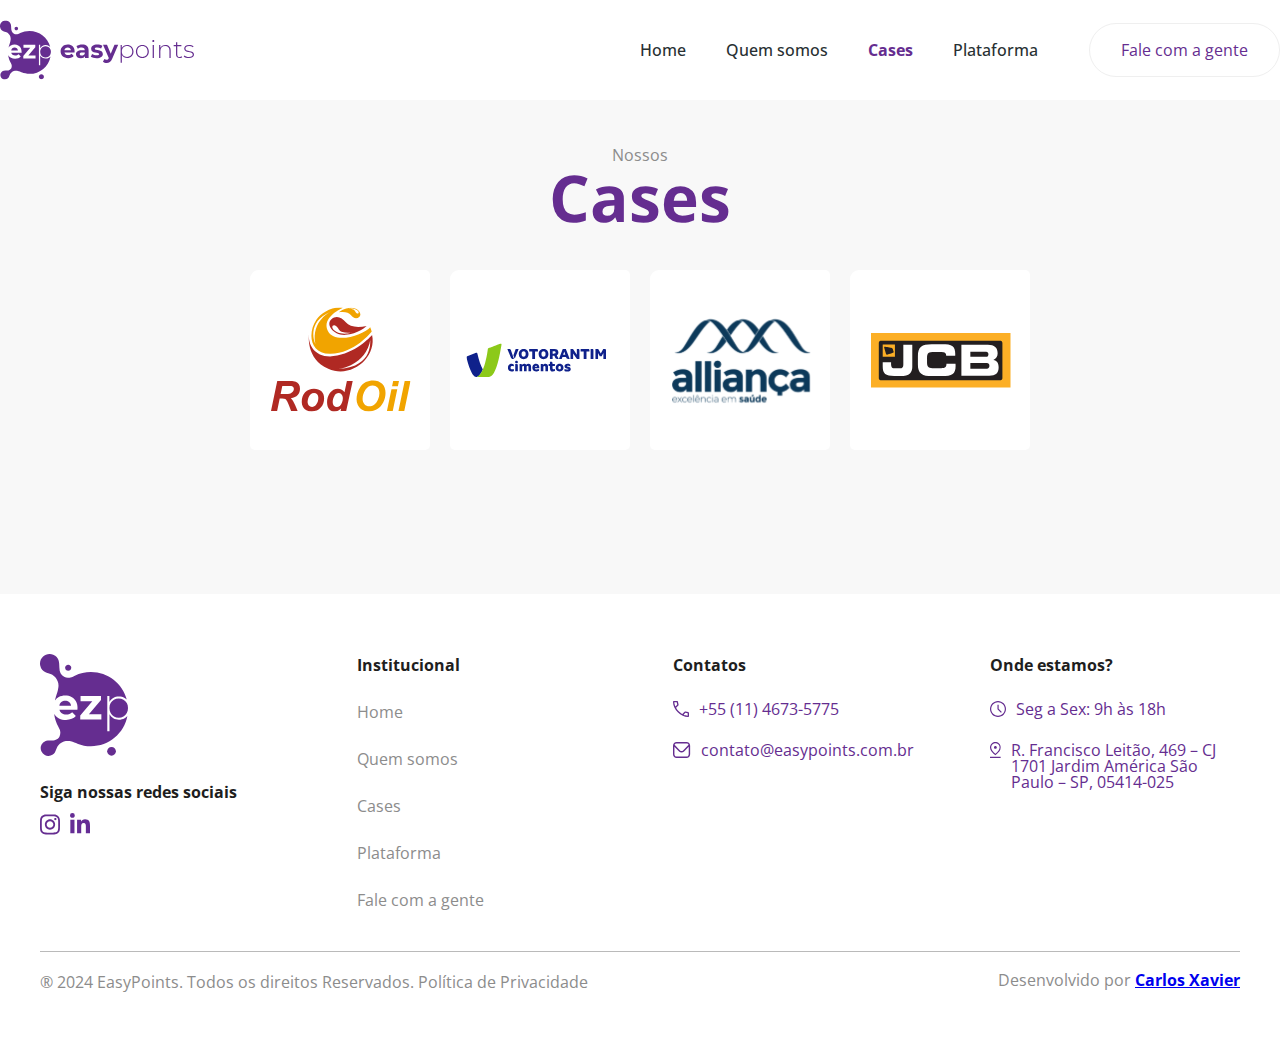
<file: cases.html>
<!DOCTYPE html>
<html lang="pt-br">

<head>
    <meta charset="UTF-8">
    <meta name="viewport" content="width=device-width, initial-scale=1.0">
    <title>Cases - EasyPoints Incentivos</title>
    <link rel="stylesheet" href="css/style.css">
    <meta name="description"
        content="Saiba mais sobre a EasyPoints, a plataforma de automação em campanhas de incentivo, única com App 100% personalizado e customizado.">
    <link rel="apple-touch-icon" sizes="180x180" href="favicon/apple-touch-icon.png">
    <link rel="icon" type="image/png" sizes="32x32" href="favicon/favicon-32x32.png">
    <link rel="icon" type="image/png" sizes="16x16" href="favicon/favicon-16x16.png">
    <link rel="manifest" href="favicon/site.webmanifest">
    <meta name="msapplication-TileColor" content="#da532c">
    <meta name="theme-color" content="#ffffff">
</head>

<body>

    <header>
        <div class="menu_mobile">

            <a href="index.html">
                <img src="img/easy-points_logo.svg" alt="Easy points">
            </a>

            <svg class="menu_open" width="64" height="30" viewBox="0 0 64 30" fill="none"
                xmlns="http://www.w3.org/2000/svg">
                <rect width="64" height="2" rx="1" fill="#652d90" />
                <rect y="14" width="42.9589" height="2" rx="1" fill="#652d90" />
                <rect y="28" width="56.9863" height="2" rx="1" fill="#652d90" />
            </svg>

        </div>

        <div class="container_menu" id="container_menu">
            <div class="container_menu_int">
                <div class="area_menu">

                    <svg class="close" width="33" height="32" viewBox="0 0 33 32" fill="none"
                        xmlns="http://www.w3.org/2000/svg">
                        <rect x="0.583984" y="30.4811" width="42.9589" height="2" rx="1"
                            transform="rotate(-45 0.583984 30.4811)" fill="#ffffff" />
                        <rect x="30.9604" y="31.8955" width="42.9589" height="2" rx="1"
                            transform="rotate(-135 30.9604 31.8955)" fill="#ffffff" />
                    </svg>

                    <a href="index.html">
                        <img class="logo_desktop" src="img/easy-points_logo.svg" alt="Easy points">
                    </a>

                    <div class="area_menu_btn">
                        <nav>
                            <ul>
                                <li>
                                    <a href="index.html">Home</a>
                                </li>
                                <li>
                                    <a href="quem_somos.html">Quem somos</a>
                                </li>
                                <li>
                                    <a class="active" href="cases.html">Cases</a>
                                </li>
                                <li>
                                    <a href="plataforma.html">Plataforma</a>
                                </li>
                            </ul>
                        </nav>

                        <a class="btn_menu_link" href="contato.html">

                            <h2>
                                Fale com a gente
                            </h2>

                        </a>


                    </div>

                </div>
            </div>
        </div>
    </header>

    <div class="area_up">
        <img src="img/set_up.svg" alt="">
    </div>

    <div class="container_cases">
        <div class="container_cases_int">
            <div class="area_container_cases">
                <div class="area_titles_cases">
                    <div class="info_cases">
                        <p>
                            Nossos
                        </p>
                    </div>
                    <div class="title_cases">
                        <h2>
                            Cases
                        </h2>
                    </div>
                </div>

                <div class="area_projetos_cases">
                    <div class="detalhes_case">
                        <img src="img_cases/cl-rodoil.svg" alt="">
                        <a href="rodoil/rodoil.html">
                            <div class="area_infos_case">
                                <div class="area_infos_case_int">
                                    <div class="title_info_case">
                                        <h2>
                                            Rodoil na Pista
                                        </h2>
                                    </div>
                                    <div class="sub_title_info_case">
                                        <p>
                                            Saiba mais
                                        </p>
                                    </div>
                                </div>
                            </div>
                        </a>

                    </div>

                    <div class="detalhes_case">
                        <img src="img_cases/cl-votorantim.svg" alt="">
                        <a href="viter/viter.html">
                            <div class="area_infos_case">
                                <div class="area_infos_case_int">
                                    <div class="title_info_case">
                                        <h2>
                                            Viter Points
                                        </h2>
                                    </div>
                                    <div class="sub_title_info_case">
                                        <p>
                                            Saiba mais
                                        </p>
                                    </div>
                                </div>
                            </div>
                        </a>

                    </div>

                    <div class="detalhes_case">
                        <img src="img_cases/cl-allianca.svg" alt="">
                        <a href="allianca/allianca.html">
                            <div class="area_infos_case">
                                <div class="area_infos_case_int">
                                    <div class="title_info_case">
                                        <h2>
                                            Lidera Alliança
                                        </h2>
                                    </div>
                                    <div class="sub_title_info_case">
                                        <p>
                                            Saiba mais
                                        </p>
                                    </div>
                                </div>
                            </div>
                        </a>

                    </div>

                    <div class="detalhes_case">
                        <img src="img_cases/cl-jcb.svg" alt="">
                        <a href="jcb/jcb.html">
                            <div class="area_infos_case">
                                <div class="area_infos_case_int">
                                    <div class="title_info_case">
                                        <h2>
                                            JCB
                                        </h2>
                                    </div>
                                    <div class="sub_title_info_case">
                                        <p>
                                            Saiba mais
                                        </p>
                                    </div>
                                </div>
                            </div>
                        </a>

                    </div>

                </div>

            </div>
        </div>
    </div>



    <footer id="footer">
        <div class="container_footer">
            <div class="container_footer_int">
                <div class="area_footer">
                    <div class="area_footer_1">
                        <img class="logo_footer" src="img/eazypoints-footer.svg" alt="">

                        <div class="redes_sociais">
                            <h2>
                                Siga nossas redes sociais
                            </h2>
                            <div class="area_redes_sociais">
                                <a href="#"><img src="img/instagram.svg" alt=""></a>
                                <a href="#"><img src="img/linkedin.svg" alt=""></a>
                            </div>

                        </div>

                    </div>


                    <div class="area_footer_1">

                        <div class="area_2_footer_texts">
                            <div class="title_area_footer">
                                <h2>
                                    Institucional
                                </h2>
                            </div>
                            <a href="index.html">
                                <h2>Home</h2>
                            </a>

                            <a href="quem_somos.html">
                                <h2>Quem somos</h2>
                            </a>

                            <a href="cases.html">
                                <h2 class="active">Cases</h2>
                            </a>

                            <a href="plataforma.html">
                                <h2>Plataforma</h2>
                            </a>

                            <a href="#">
                                <h2>Fale com a gente</h2>
                            </a>


                        </div>

                    </div>

                    <div class="area_footer_1">
                        <div class="area_2_footer_texts">
                            <div class="title_area_footer">
                                <h2>
                                    Contatos
                                </h2>
                            </div>

                            <div class="area_contato">
                                <img src="img/tel.svg" alt="">
                                <div class="info_footer">
                                    <p>
                                        <a href="tel:+551146735775">
                                            +55 (11) 4673-5775
                                        </a>
                                    </p>
                                </div>
                            </div>

                            <div class="area_contato">
                                <img src="img/email.svg" alt="">
                                <div class="info_footer">
                                    <p>
                                        <a href="mailto:contato@easypoints.com.br"
                                            aria-label="contato@easypoints.com.br">
                                            contato@easypoints.com.br
                                        </a>
                                    </p>
                                </div>
                            </div>

                        </div>

                    </div>

                    <div class="area_footer_1">
                        <div class="area_2_footer_texts">
                            <div class="title_area_footer">
                                <h2>
                                    Onde estamos?
                                </h2>
                            </div>

                            <div class="area_contato">
                                <img src="img/horario.svg" alt="">
                                <div class="info_footer">
                                    <p>
                                        Seg a Sex: 9h às 18h
                                    </p>
                                </div>
                            </div>

                            <div class="area_contato">
                                <img src="img/localizacao.svg" alt="">
                                <div class="info_footer">
                                    <p>
                                        <a href="https://maps.app.goo.gl/r9fkbQzHzkMbqe3LA">
                                            R. Francisco Leitão, 469 – CJ 1701 Jardim América São Paulo – SP, 05414-025
                                        </a>
                                    </p>
                                </div>
                            </div>
                        </div>
                    </div>

                </div>

                <div class="area_copy">
                    <div class="title_copy">
                        <p>
                            ® 2024 EasyPoints. Todos os direitos Reservados. Política de Privacidade
                        </p>
                    </div>
                    <div class="desenvolvido">
                        <p>
                            Desenvolvido por <a href="https://carlosxavier.dev.br/" target="_blank">Carlos Xavier</a>
                        </p>
                    </div>
                </div>

            </div>
        </div>
    </footer>



    <script defer src="js/script.js"></script>

</body>

</html>
</file>
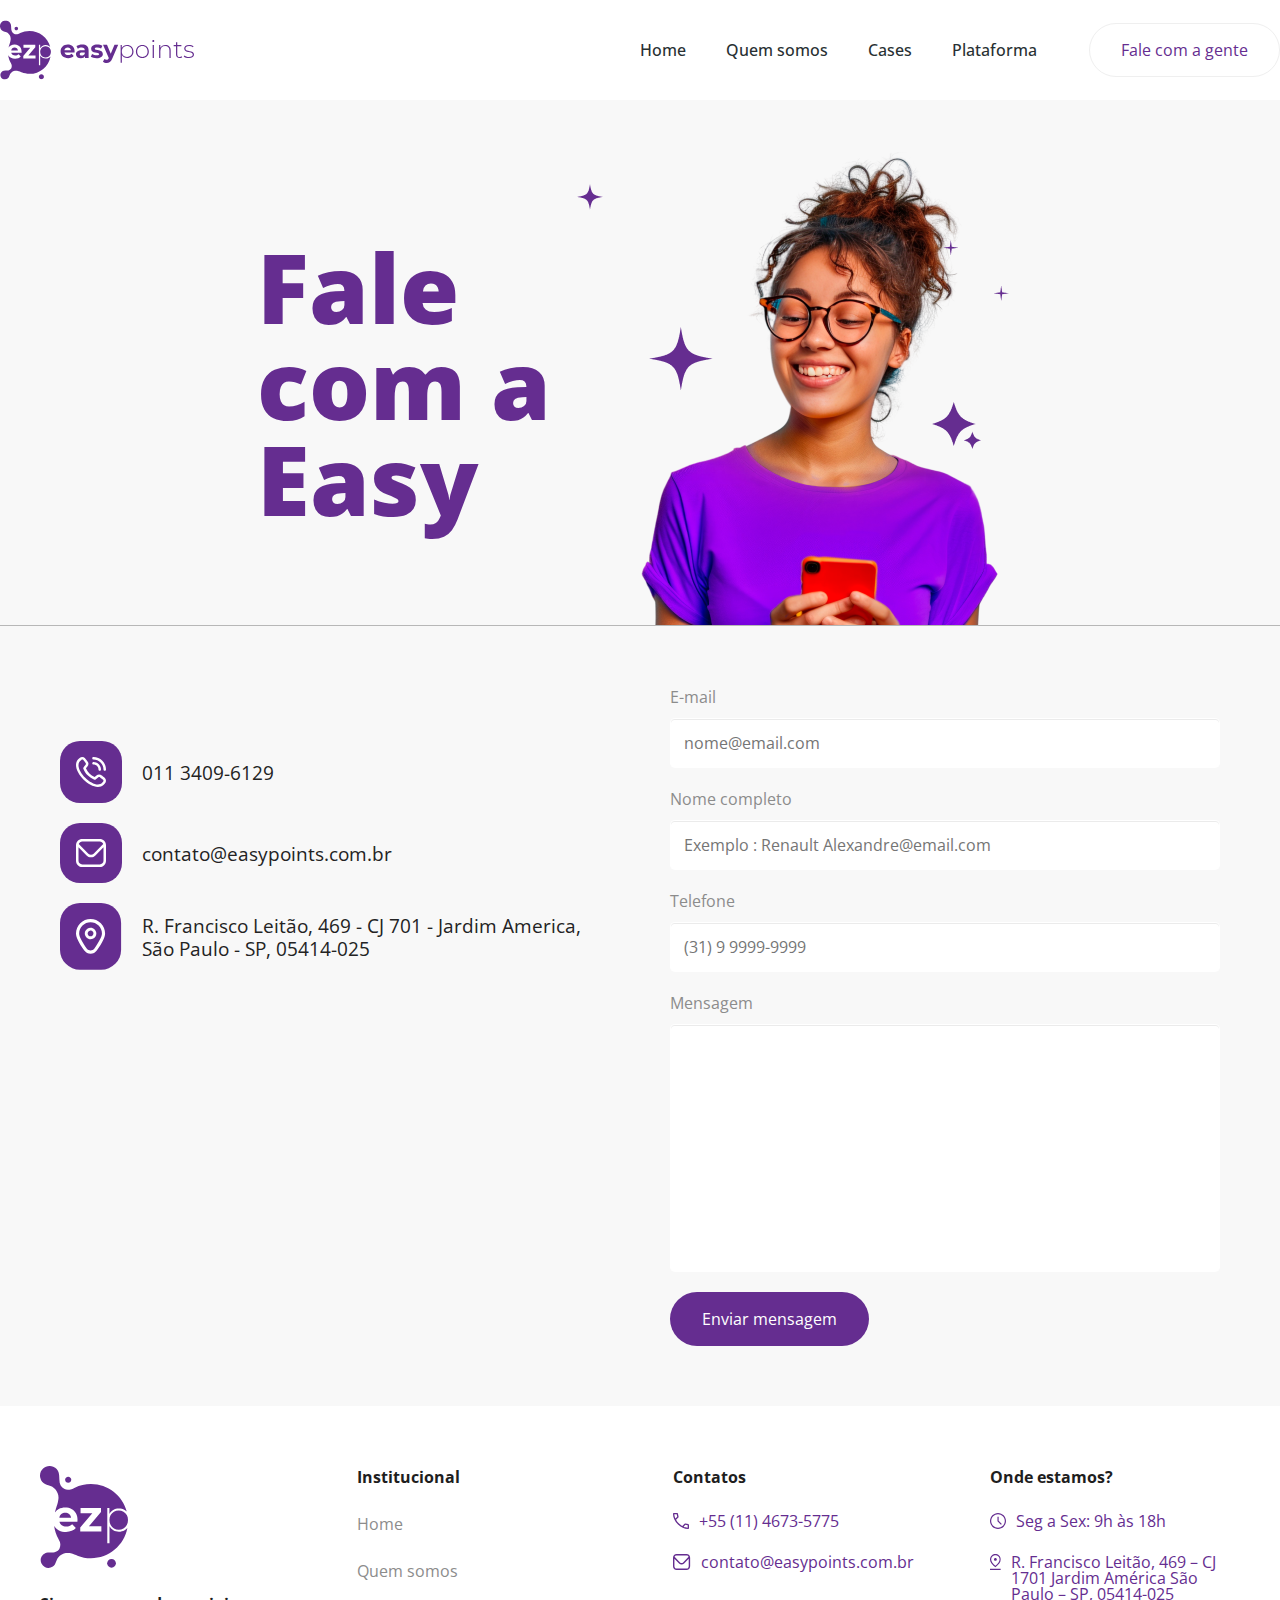
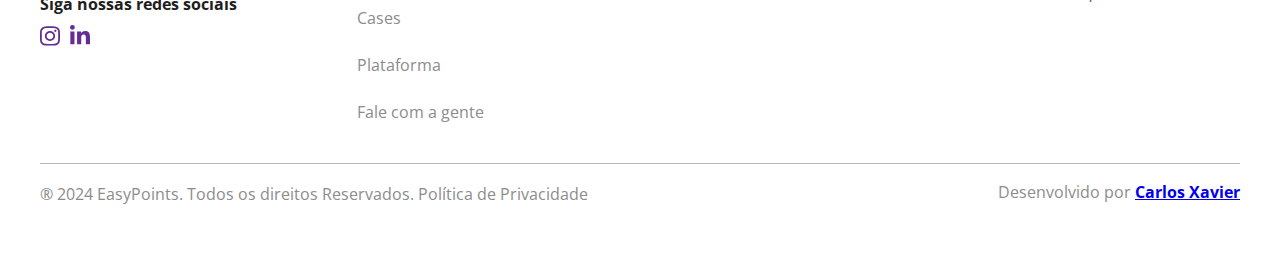
<file: contato.html>
<!DOCTYPE html>
<html lang="pt-br">

<head>
    <meta charset="UTF-8">
    <meta name="viewport" content="width=device-width, initial-scale=1.0">
    <title>Contato - EasyPoints Incentivos</title>
    <link rel="stylesheet" href="css/style.css">
    <meta name="description"
        content="Saiba mais sobre a EasyPoints, a plataforma de automação em campanhas de incentivo, única com App 100% personalizado e customizado.">
    <link rel="apple-touch-icon" sizes="180x180" href="favicon/apple-touch-icon.png">
    <link rel="icon" type="image/png" sizes="32x32" href="favicon/favicon-32x32.png">
    <link rel="icon" type="image/png" sizes="16x16" href="favicon/favicon-16x16.png">
    <link rel="manifest" href="favicon/site.webmanifest">
    <meta name="msapplication-TileColor" content="#da532c">
    <meta name="theme-color" content="#ffffff">
</head>

<body>

    <header>
        <div class="menu_mobile">

            <a href="index.html">
                <img src="img/easy-points_logo.svg" alt="Easy points">
            </a>

            <svg class="menu_open" width="64" height="30" viewBox="0 0 64 30" fill="none"
                xmlns="http://www.w3.org/2000/svg">
                <rect width="64" height="2" rx="1" fill="#652d90" />
                <rect y="14" width="42.9589" height="2" rx="1" fill="#652d90" />
                <rect y="28" width="56.9863" height="2" rx="1" fill="#652d90" />
            </svg>

        </div>

        <div class="container_menu" id="container_menu">
            <div class="container_menu_int">
                <div class="area_menu">

                    <svg class="close" width="33" height="32" viewBox="0 0 33 32" fill="none"
                        xmlns="http://www.w3.org/2000/svg">
                        <rect x="0.583984" y="30.4811" width="42.9589" height="2" rx="1"
                            transform="rotate(-45 0.583984 30.4811)" fill="#ffffff" />
                        <rect x="30.9604" y="31.8955" width="42.9589" height="2" rx="1"
                            transform="rotate(-135 30.9604 31.8955)" fill="#ffffff" />
                    </svg>

                    <a href="index.html">
                        <img class="logo_desktop" src="img/easy-points_logo.svg" alt="Easy points">
                    </a>

                    <div class="area_menu_btn">
                        <nav>
                            <ul>
                                <li>
                                    <a href="index.html">Home</a>
                                </li>
                                <li>
                                    <a href="quem_somos.html">Quem somos</a>
                                </li>
                                <li>
                                    <a href="cases.html">Cases</a>
                                </li>
                                <li>
                                    <a href="plataforma.html">Plataforma</a>
                                </li>
                            </ul>
                        </nav>

                        <a class="btn_menu_link" href="contato.html">

                            <h2>
                                Fale com a gente
                            </h2>

                        </a>


                    </div>

                </div>
            </div>
        </div>
    </header>

    <div class="area_up">
        <img src="img/set_up.svg" alt="">
    </div>
    
    <div class="container_contato_1">
        <div class="container_contato_1_int">
            <div class="area_contato">
                <div class="area_text_contato">
                    <div class="title_contato">
                        <h2>
                            Fale com a Easy
                        </h2>
                    </div>
                </div>

                <img src="img_contato/assets-faleconosco.png" alt="">

            </div>
        </div>
    </div>



    <div class="container_contato_2">
        <div class="container_contato_2_int">
            <div class="area_contato">
                <div class="area_text_contato">
                    <div class="area_infos_contato">
                        <img src="img_contato/icon_telefone.svg" alt="">
                        <a href="https://easypoints.com.br/contato/tel:01134096129">
                            <div class="info_contato">
                                <p>
                                    011 3409-6129
                                </p>
                            </div>
                        </a>
                    </div>
                    <div class="area_infos_contato">
                        <img src="img_contato/icon_email.svg" alt="">

                        <a href="mailto:contato@easypoints.com.br">
                            <div class="info_contato">
                                <p>
                                    contato@easypoints.com.br
                                </p>
                            </div>
                        </a>

                    </div>
                    <div class="area_infos_contato">
                        <img src="img_contato/icon_localizacao.svg" alt="">
                        <a href="https://maps.app.goo.gl/aVzcrxbE12YMngVU9">
                            <div class="info_contato">
                                <p>
                                    R. Francisco Leitão, 469 - CJ 701 - Jardim America, São Paulo - SP, 05414-025
                                </p>
                            </div>
                        </a>
                    </div>
                    <iframe
                    src="https://www.google.com/maps/embed?pb=!1m18!1m12!1m3!1d3657.2031009911257!2d-46.681745!3d-23.561148000000003!2m3!1f0!2f0!3f0!3m2!1i1024!2i768!4f13.1!3m3!1m2!1s0x94ce579cea8c473b%3A0xdfc9670fd919e0f6!2sEasyPoints!5e0!3m2!1spt-BR!2sbr!4v1718023134096!5m2!1spt-BR!2sbr"
                    width="600" height="300" style="border:0;" allowfullscreen="" loading="lazy"
                    referrerpolicy="no-referrer-when-downgrade"></iframe>
                </div>

            
                <div class="area_form">
                    <form action="#" method="POST">
                        <div class="area_input">
                            <label for="email">E-mail</label>
                            <input type="email" class="email" placeholder="nome@email.com" required>
                        </div>
                        <div class="area_input">
                            <label for="nome">Nome completo</label>
                            <input type="text" class="nome" placeholder="Exemplo : Renault Alexandre@email.com" required>
                        </div>
                        <div class="area_input">
                            <label for="tel">Telefone</label>
                            <input type="tel" class="tel" placeholder="(31) 9 9999-9999" required>
                        </div>
                        <div class="area_input">
                            <label for="textarea">Mensagem</label>
                            <textarea cols="40" rows="10" class="textarea" name="mensagem" required></textarea>
                        </div>

                    <input type="submit" value="Enviar mensagem">

                    </form>
                </div>

            </div>
        </div>
    </div>




    <footer id="footer">
        <div class="container_footer">
            <div class="container_footer_int">
                <div class="area_footer">
                    <div class="area_footer_1">
                        <img class="logo_footer" src="img/eazypoints-footer.svg" alt="">

                        <div class="redes_sociais">
                            <h2>
                                Siga nossas redes sociais
                            </h2>
                            <div class="area_redes_sociais">
                                <a href="#"><img src="img/instagram.svg" alt=""></a>
                                <a href="#"><img src="img/linkedin.svg" alt=""></a>
                            </div>

                        </div>

                    </div>


                    <div class="area_footer_1">

                        <div class="area_2_footer_texts">
                            <div class="title_area_footer">
                                <h2>
                                    Institucional
                                </h2>
                            </div>
                            <a href="index.html">
                                <h2>Home</h2>
                            </a>

                            <a href="quem_somos.html">
                                <h2>Quem somos</h2>
                            </a>

                            <a href="cases.html">
                                <h2 class="active">Cases</h2>
                            </a>

                            <a href="plataforma.html">
                                <h2>Plataforma</h2>
                            </a>

                            <a href="contato.html">
                                <h2>Fale com a gente</h2>
                            </a>


                        </div>

                    </div>

                    <div class="area_footer_1">
                        <div class="area_2_footer_texts">
                            <div class="title_area_footer">
                                <h2>
                                    Contatos
                                </h2>
                            </div>

                            <div class="area_contato">
                                <img src="img/tel.svg" alt="">
                                <div class="info_footer">
                                    <p>
                                        <a href="tel:+551146735775">
                                            +55 (11) 4673-5775
                                        </a>
                                    </p>
                                </div>
                            </div>

                            <div class="area_contato">
                                <img src="img/email.svg" alt="">
                                <div class="info_footer">
                                    <p>
                                        <a href="mailto:contato@easypoints.com.br"
                                            aria-label="contato@easypoints.com.br">
                                            contato@easypoints.com.br
                                        </a>
                                    </p>
                                </div>
                            </div>

                        </div>

                    </div>

                    <div class="area_footer_1">
                        <div class="area_2_footer_texts">
                            <div class="title_area_footer">
                                <h2>
                                    Onde estamos?
                                </h2>
                            </div>

                            <div class="area_contato">
                                <img src="img/horario.svg" alt="">
                                <div class="info_footer">
                                    <p>
                                        Seg a Sex: 9h às 18h
                                    </p>
                                </div>
                            </div>

                            <div class="area_contato">
                                <img src="img/localizacao.svg" alt="">
                                <div class="info_footer">
                                    <p>
                                        <a href="https://maps.app.goo.gl/r9fkbQzHzkMbqe3LA">
                                            R. Francisco Leitão, 469 – CJ 1701 Jardim América São Paulo – SP, 05414-025
                                        </a>
                                    </p>
                                </div>
                            </div>
                        </div>
                    </div>

                </div>

                <div class="area_copy">
                    <div class="title_copy">
                        <p>
                            ® 2024 EasyPoints. Todos os direitos Reservados. Política de Privacidade
                        </p>
                    </div>
                    <div class="desenvolvido">
                        <p>
                            Desenvolvido por <a href="https://carlosxavier.dev.br/" target="_blank">Carlos Xavier</a>
                        </p>
                    </div>
                </div>

            </div>
        </div>
    </footer>



    <script defer src="js/script.js"></script>

</body>

</html>
</file>
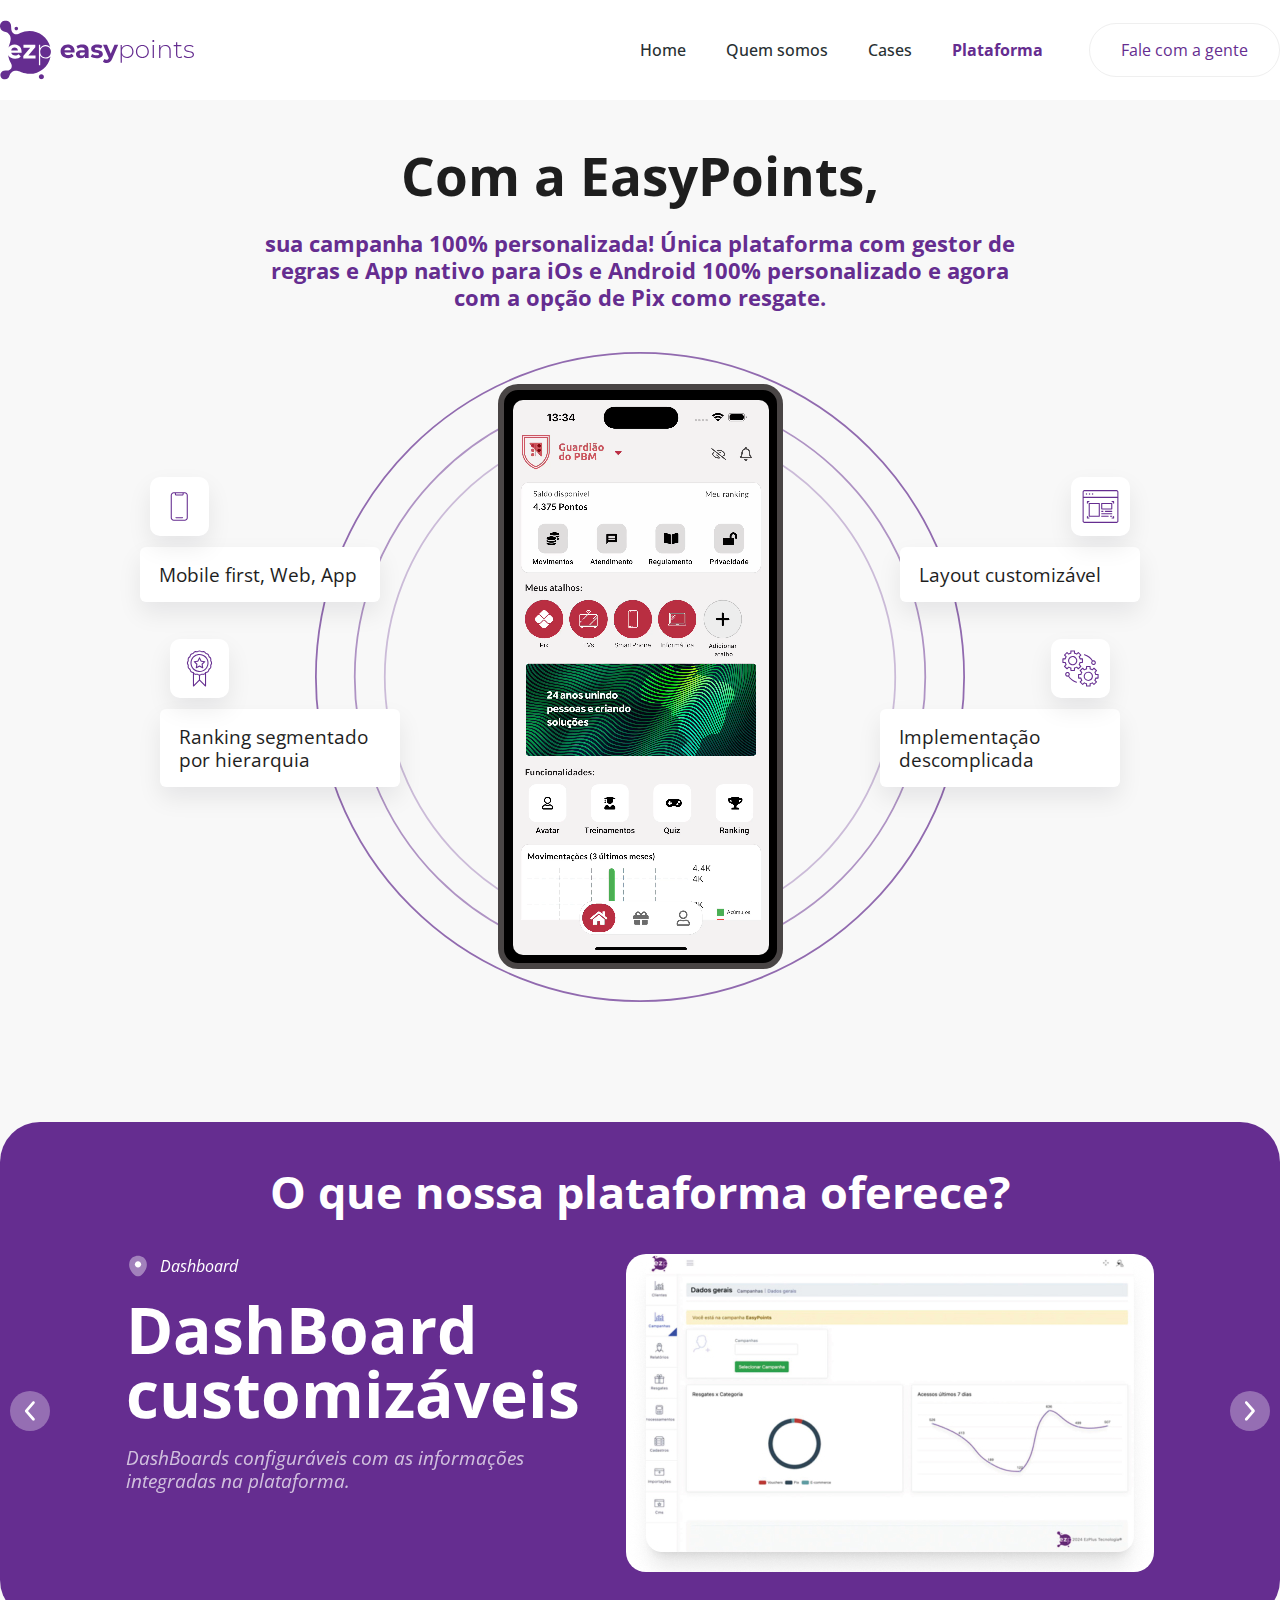
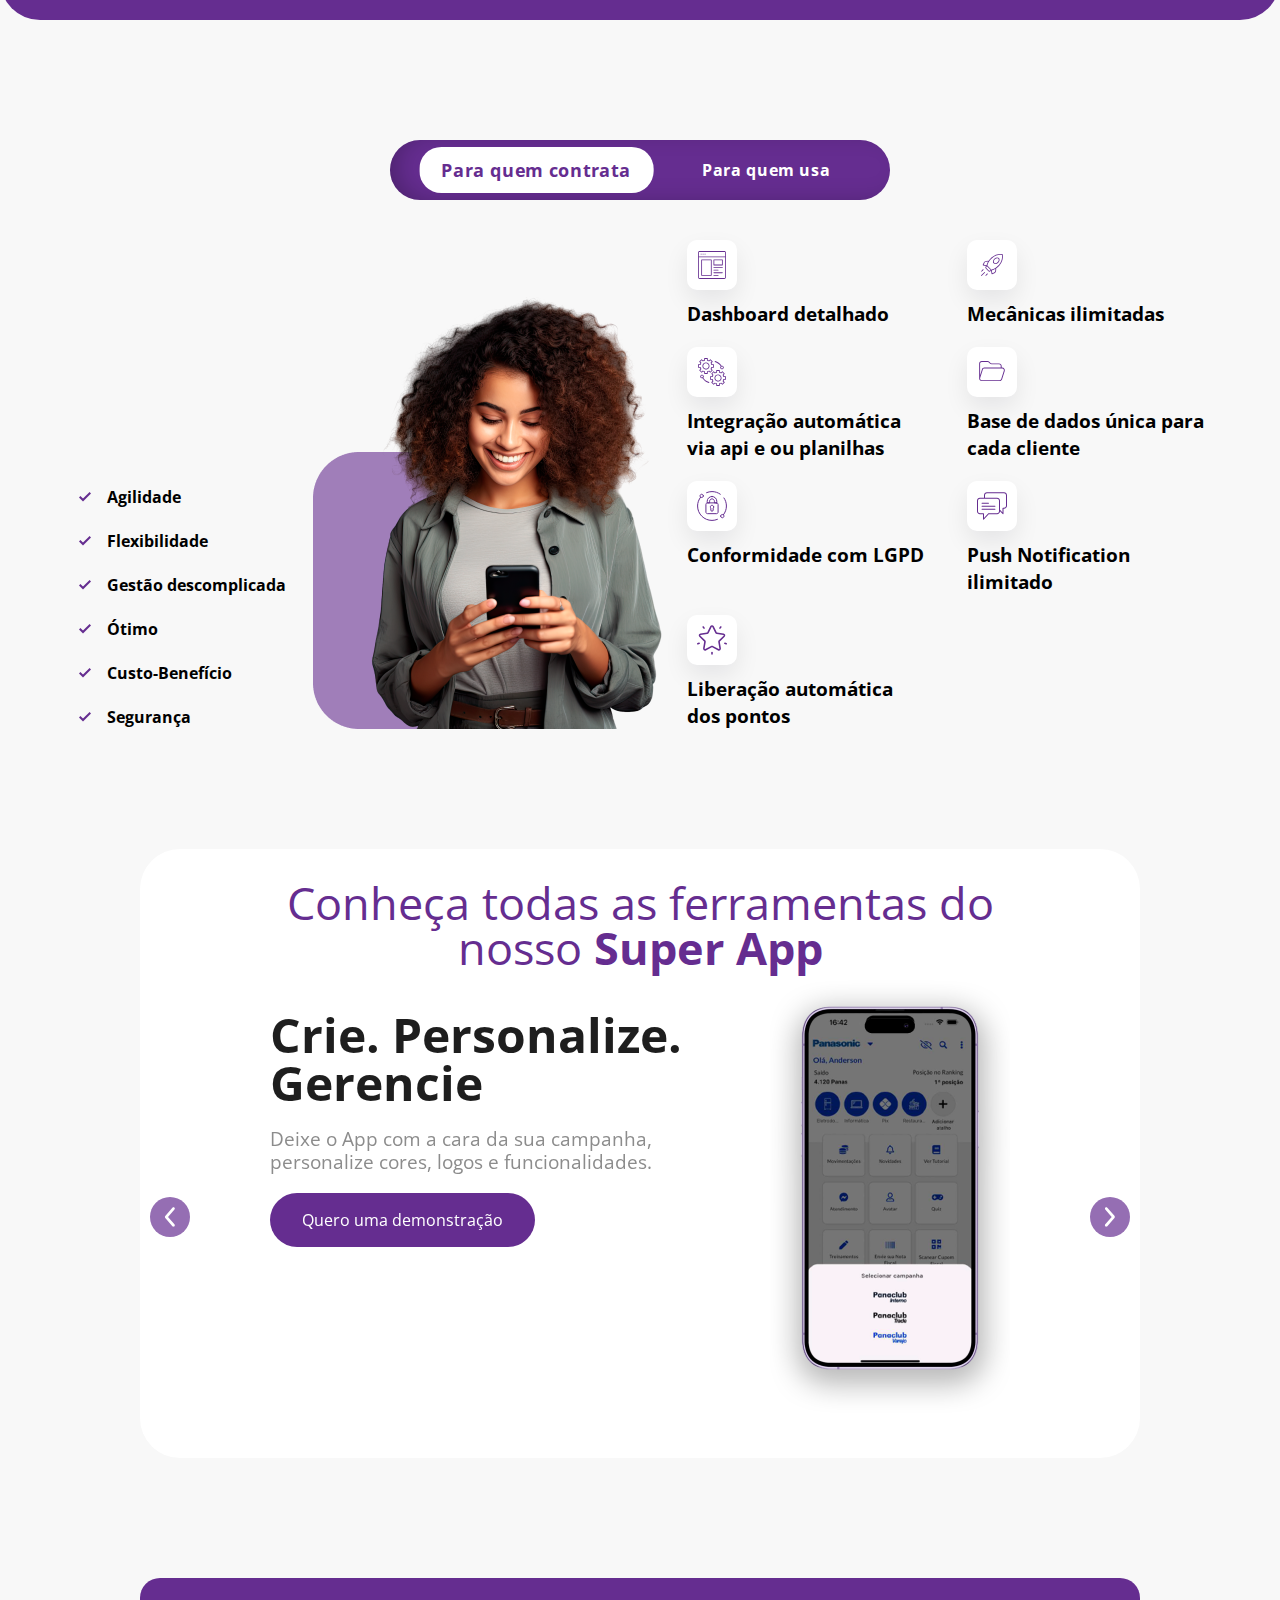
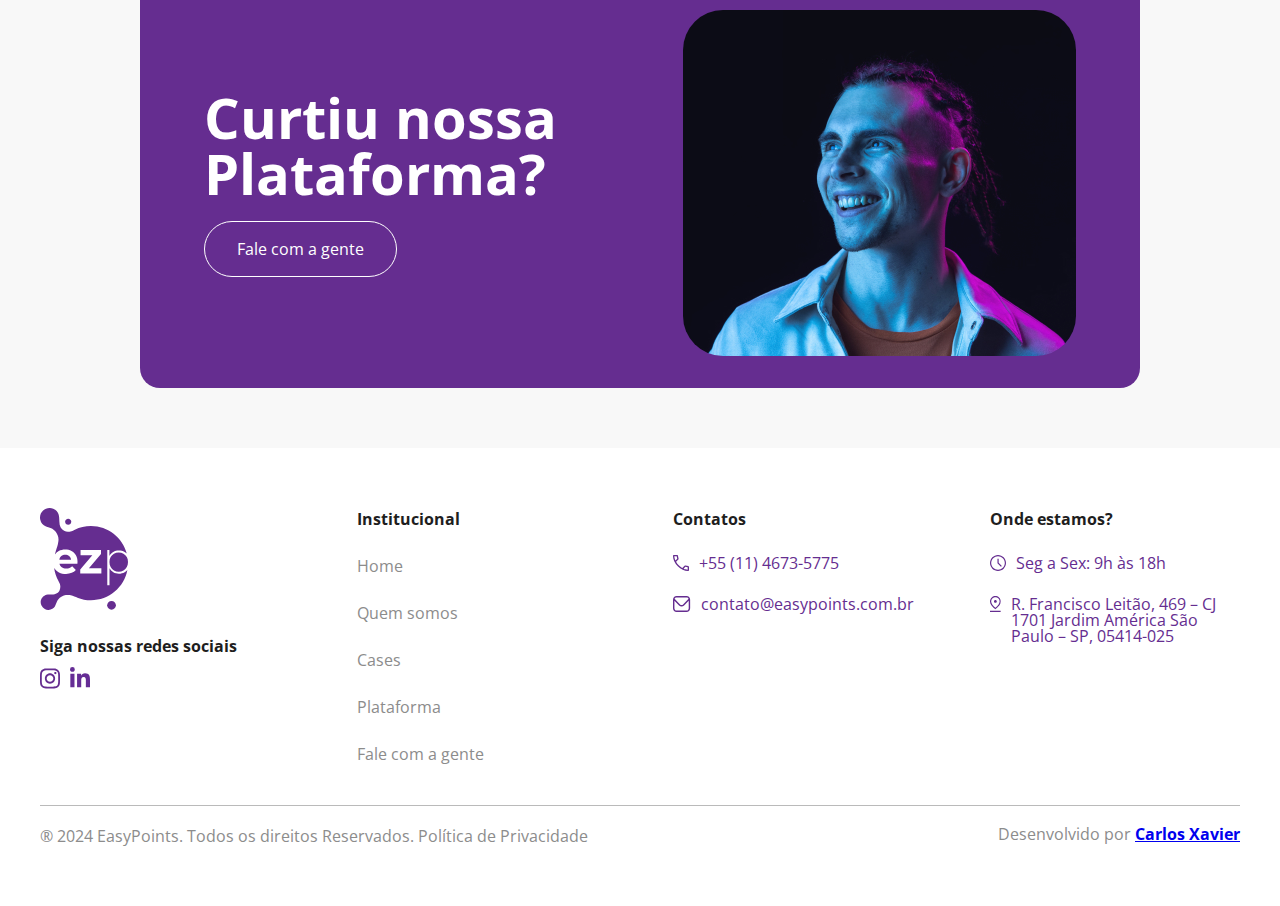
<file: plataforma.html>
<!DOCTYPE html>
<html lang="pt-br">

<head>
    <meta charset="UTF-8">
    <meta name="viewport" content="width=device-width, initial-scale=1.0">
    <title>Plataforma - EasyPoints Incentivos</title>
    <link rel="stylesheet" href="css/style.css">
    <link rel="stylesheet" href="css/swiper-bundle.min.css">
    <meta name="description"
        content="Saiba mais sobre a EasyPoints, a plataforma de automação em campanhas de incentivo, única com App 100% personalizado e customizado.">
    <link rel="apple-touch-icon" sizes="180x180" href="favicon/apple-touch-icon.png">
    <link rel="icon" type="image/png" sizes="32x32" href="favicon/favicon-32x32.png">
    <link rel="icon" type="image/png" sizes="16x16" href="favicon/favicon-16x16.png">
    <link rel="manifest" href="favicon/site.webmanifest">
    <meta name="msapplication-TileColor" content="#da532c">
    <meta name="theme-color" content="#ffffff">
</head>

<body>


    <header>
        <div class="menu_mobile">

            <a href="index.html">
                <img src="img/easy-points_logo.svg" alt="Easy points">
            </a>

            <svg class="menu_open" width="64" height="30" viewBox="0 0 64 30" fill="none"
                xmlns="http://www.w3.org/2000/svg">
                <rect width="64" height="2" rx="1" fill="#652d90" />
                <rect y="14" width="42.9589" height="2" rx="1" fill="#652d90" />
                <rect y="28" width="56.9863" height="2" rx="1" fill="#652d90" />
            </svg>

        </div>

        <div class="container_menu" id="container_menu">
            <div class="container_menu_int">
                <div class="area_menu">

                    <svg class="close" width="33" height="32" viewBox="0 0 33 32" fill="none"
                        xmlns="http://www.w3.org/2000/svg">
                        <rect x="0.583984" y="30.4811" width="42.9589" height="2" rx="1"
                            transform="rotate(-45 0.583984 30.4811)" fill="#ffffff" />
                        <rect x="30.9604" y="31.8955" width="42.9589" height="2" rx="1"
                            transform="rotate(-135 30.9604 31.8955)" fill="#ffffff" />
                    </svg>

                    <a href="index.html">
                        <img class="logo_desktop" src="img/easy-points_logo.svg" alt="Easy points">
                    </a>

                    <div class="area_menu_btn">
                        <nav>
                            <ul>
                                <li>
                                    <a href="index.html">Home</a>
                                </li>
                                <li>
                                    <a href="quem_somos.html">Quem somos</a>
                                </li>
                                <li>
                                    <a href="cases.html">Cases</a>
                                </li>
                                <li>
                                    <a class="active" href="plataforma.html">Plataforma</a>
                                </li>
                            </ul>
                        </nav>

                        <a class="btn_menu_link" href="contato.html">
                            <h2>
                                Fale com a gente
                            </h2>
                        </a>

                    </div>


                </div>
            </div>
        </div>
    </header>

    <div class="area_up">
        <img src="img/set_up.svg" alt="">
    </div>

    <div class="container_campanha">
        <div class="container_campanha_int">
            <div class="area_campanha">
                <div class="area_titles_campanha">
                    <div class="title_campanha">
                        <h2>
                            Com a EasyPoints,
                        </h2>
                    </div>
                    <div class="sub_title_campanha">
                        <p>
                            sua campanha 100% personalizada! Única plataforma com gestor de regras e App nativo para
                            iOs e Android 100% personalizado e agora com a opção de Pix como resgate.
                        </p>
                    </div>
                </div>

                <div class="area_video_principal">
                    <div class="area_video_principal_int">
                        <div class="video_principal">
                            <video autoplay="true" loop="true" muted="true" width="226" height="567">
                                <source src="video/ezp_video.mp4" type="video/mp4">
                            </video>
                        </div>
                    </div>
                    <div class="area_icon_float">
                        <div class="area_info_float_1">
                            <img src="img_plataforma/icon_float_1.svg" alt="">

                            <div class="title_info_float">
                                <h2>
                                    Mobile first, Web, App
                                </h2>
                            </div>
                        </div>
                    </div>

                    <div class="area_icon_float">
                        <div class="area_info_float_2">
                            <img src="img_plataforma/icon_float_2.svg" alt="">

                            <div class="title_info_float">
                                <h2>
                                    Ranking segmentado por hierarquia
                                </h2>
                            </div>
                        </div>

                    </div>


                    <div class="area_icon_float_2">
                        <div class="area_info_float_3">
                            <img src="img_plataforma/icon_float_3.svg" alt="">

                            <div class="title_info_float">
                                <h2>
                                    Layout customizável
                                </h2>
                            </div>
                        </div>

                    </div>


                    <div class="area_icon_float_2">
                        <div class="area_info_float_4">
                            <img src="img_plataforma/icon_float_4.svg" alt="">

                            <div class="title_info_float">
                                <h2>
                                    Implementação descomplicada
                                </h2>
                            </div>
                        </div>

                    </div>



                </div>

            </div>
        </div>
    </div>



    <div class="container_dashboard">
        <div class="container_dashboard_int">
            <div class="area_dashboard">

                <div class="title_principal_dashboard">
                    <h2>
                        O que nossa plataforma oferece?
                    </h2>
                </div>


                <div class="swiper_1 swiper mx-0 ml-0 p-0 relative overflow-hidden transition-opacity h-8"
                    x-ref="container">
                    <div class="swiper-wrapper flex flex-rows justify-start items-center text-sm !ease-linear">

                        <div class="swiper-slide">
                            <div class="area_slide_dashboard">
                                <div class="area_text_dashboard">
                                    <div class="area_icon_dashboard">
                                        <img src="img_plataforma/icon_dash.svg" alt="">
                                        <div class="info_dash">
                                            <p>
                                                Dashboard
                                            </p>
                                        </div>
                                    </div>

                                    <div class="title_dashboard">
                                        <h2>
                                            DashBoard customizáveis
                                        </h2>
                                    </div>

                                    <div class="sub_title_dashboard">
                                        <p>
                                            DashBoards configuráveis com as informações integradas na plataforma.
                                        </p>
                                    </div>

                                </div>

                                <img src="img_plataforma/assets-dash-1.jpg" alt="">

                            </div>
                        </div>

                        <div class="swiper-slide">
                            <div class="area_slide_dashboard">
                                <div class="area_text_dashboard">
                                    <div class="area_icon_dashboard">
                                        <img src="img_plataforma/icon_dash.svg" alt="">
                                        <div class="info_dash">
                                            <p>
                                                Relatórios
                                            </p>
                                        </div>
                                    </div>

                                    <div class="title_dashboard">
                                        <h2>
                                            Gerador de relatórios online
                                        </h2>
                                    </div>

                                    <div class="sub_title_dashboard">
                                        <p>
                                            Módulo de criação de relatórios customizáveis.
                                        </p>
                                    </div>

                                </div>

                                <img src="img_plataforma/assets-dash-2.jpg" alt="">

                            </div>
                        </div>

                        <div class="swiper-slide">
                            <div class="area_slide_dashboard">
                                <div class="area_text_dashboard">
                                    <div class="area_icon_dashboard">
                                        <img src="img_plataforma/icon_dash.svg" alt="">
                                        <div class="info_dash">
                                            <p>
                                                API
                                            </p>
                                        </div>
                                    </div>

                                    <div class="title_dashboard">
                                        <h2>
                                            Integração via API
                                        </h2>
                                    </div>

                                    <div class="sub_title_dashboard">
                                        <p>
                                            Automatização de integrações via API
                                        </p>
                                    </div>

                                </div>

                                <img src="img_plataforma/assets-dash-3.jpg" alt="">

                            </div>
                        </div>

                        <div class="swiper-slide">
                            <div class="area_slide_dashboard">
                                <div class="area_text_dashboard">
                                    <div class="area_icon_dashboard">
                                        <img src="img_plataforma/icon_dash.svg" alt="">
                                        <div class="info_dash">
                                            <p>
                                                Regras
                                            </p>
                                        </div>
                                    </div>

                                    <div class="title_dashboard">
                                        <h2>
                                            Gestor de Regras
                                        </h2>
                                    </div>

                                    <div class="sub_title_dashboard">
                                        <p>
                                            Módulo de criação de regras de mecânicas, provendo flexibilidade e
                                            agilidade
                                        </p>
                                    </div>

                                </div>

                                <img src="img_plataforma/assets-dash-4.jpg" alt="">

                            </div>
                        </div>


                        <div class="swiper-slide">
                            <div class="area_slide_dashboard">
                                <div class="area_text_dashboard">
                                    <div class="area_icon_dashboard">
                                        <img src="img_plataforma/icon_dash.svg" alt="">
                                        <div class="info_dash">
                                            <p>
                                                E-mails
                                            </p>
                                        </div>
                                    </div>

                                    <div class="title_dashboard">
                                        <h2>
                                            Criação de e-mails
                                        </h2>
                                    </div>

                                    <div class="sub_title_dashboard">
                                        <p>
                                            Módulo de criação e disparo de e-mails transacionais
                                        </p>
                                    </div>

                                </div>

                                <img src="img_plataforma/assets-dash-5.jpg" alt="">

                            </div>
                        </div>



                    </div>
                    <svg class="swiper-button-prev" width="10" height="44" viewBox="0 0 25 49" fill="none"
                        xmlns="http://www.w3.org/2000/svg">
                        <path
                            d="M23.3889 1.07059C23.9843 1.7563 24.3188 2.68619 24.3188 3.65578C24.3188 4.62536 23.9843 5.55525 23.3889 6.24096L7.66668 24.3409L23.3889 42.4409C23.9675 43.1305 24.2876 44.0542 24.2804 45.0129C24.2731 45.9716 23.9391 46.8887 23.3502 47.5667C22.7613 48.2447 21.9647 48.6292 21.1319 48.6375C20.2991 48.6459 19.4968 48.2773 18.8977 47.6112L0.92995 26.9261C0.334503 26.2404 1.879e-07 25.3105 1.80702e-07 24.3409C1.73504e-07 23.3713 0.334503 22.4414 0.92995 21.7557L18.8977 1.07059C19.4934 0.385092 20.3011 0 21.1433 0C21.9855 0 22.7933 0.385092 23.3889 1.07059Z"
                            fill="#ffffff" />
                    </svg>


                    <svg class="swiper-button-next" width="10" height="44" viewBox="0 0 25 49" fill="none"
                        xmlns="http://www.w3.org/2000/svg">
                        <path
                            d="M0.929957 47.5671C0.334511 46.8814 7.84429e-06 45.9515 7.92185e-06 44.9819C7.99942e-06 44.0123 0.334511 43.0824 0.929957 42.3967L16.6522 24.2968L0.92996 6.19682C0.351389 5.50719 0.0312459 4.58353 0.0384825 3.6248C0.045719 2.66606 0.379757 1.74895 0.968651 1.07099C1.55754 0.393038 2.35418 0.00848578 3.18697 0.000154555C4.01976 -0.00817667 4.82207 0.360384 5.42111 1.02645L23.3889 21.7116C23.9843 22.3973 24.3188 23.3272 24.3188 24.2968C24.3188 25.2664 23.9843 26.1963 23.3889 26.882L5.42111 47.5671C4.82548 48.2526 4.01775 48.6377 3.17553 48.6377C2.33332 48.6377 1.52558 48.2526 0.929957 47.5671Z"
                            fill="#ffffff" />
                    </svg>

                </div>

            </div>
        </div>
    </div>


    <div class="container_usabilidade">
        <div class="container_usabilidade_int">

            <div class="area_tempo_planos">
                <div class="plano_anual selected bg_color">
                    <h2>
                        Para quem contrata
                    </h2>
                </div>
                <div class="plano_anual">
                    <h2>
                        Para quem usa
                    </h2>
                </div>
            </div>

            <div class="area_usabilidade selected">
                <div class="area_text_usabilidade_desktop">
                    <div class="area_text_usabilidade_int">
                        <img src="img_plataforma/icon-check.svg" alt="">

                        <div class="info_usabilidade">
                            <p>
                                Agilidade
                            </p>
                        </div>
                    </div>
                    <div class="area_text_usabilidade_int">
                        <img src="img_plataforma/icon-check.svg" alt="">

                        <div class="info_usabilidade">
                            <p>
                                Flexibilidade
                            </p>
                        </div>
                    </div>
                    <div class="area_text_usabilidade_int">
                        <img src="img_plataforma/icon-check.svg" alt="">

                        <div class="info_usabilidade">
                            <p>
                                Gestão descomplicada
                            </p>
                        </div>
                    </div>
                    <div class="area_text_usabilidade_int">
                        <img src="img_plataforma/icon-check.svg" alt="">

                        <div class="info_usabilidade">
                            <p>
                                Ótimo
                            </p>
                        </div>
                    </div>
                    <div class="area_text_usabilidade_int">
                        <img src="img_plataforma/icon-check.svg" alt="">

                        <div class="info_usabilidade">
                            <p>
                                Custo-Benefício
                            </p>
                        </div>
                    </div>
                    <div class="area_text_usabilidade_int">
                        <img src="img_plataforma/icon-check.svg" alt="">

                        <div class="info_usabilidade">
                            <p>
                                Segurança
                            </p>
                        </div>
                    </div>
                </div>

                <img src="img_plataforma/assets-paraquemcontrata.png" alt="">


                <div class="area_icones_principais_usabilidade">
                    <div class="icones_principais_usabilidade">
                        <img src="img_plataforma/icon_dashboard.svg" alt="">
                        <div class="title_usabilidades">
                            <h2>
                                Dashboard detalhado
                            </h2>
                        </div>
                    </div>
                    <div class="icones_principais_usabilidade">
                        <img src="img_plataforma/icon_mecanicas.svg" alt="">
                        <div class="title_usabilidades">
                            <h2>
                                Mecânicas ilimitadas
                            </h2>
                        </div>
                    </div>
                    <div class="icones_principais_usabilidade">
                        <img src="img_plataforma/icon_integracao.svg" alt="">
                        <div class="title_usabilidades">
                            <h2>
                                Integração automática via api e ou planilhas
                            </h2>
                        </div>
                    </div>
                    <div class="icones_principais_usabilidade">
                        <img src="img_plataforma/icon_dados.svg" alt="">
                        <div class="title_usabilidades">
                            <h2>
                                Base de dados única para cada cliente
                            </h2>
                        </div>
                    </div>
                    <div class="icones_principais_usabilidade">
                        <img src="img_plataforma/icon_lgpd.svg" alt="">
                        <div class="title_usabilidades">
                            <h2>
                                Conformidade com LGPD
                            </h2>
                        </div>
                    </div>
                    <div class="icones_principais_usabilidade">
                        <img src="img_plataforma/icon_notificacao.svg" alt="">
                        <div class="title_usabilidades">
                            <h2>
                                Push Notification ilimitado
                            </h2>
                        </div>
                    </div>
                    <div class="icones_principais_usabilidade">
                        <img src="img_plataforma/icon_pontos.svg" alt="">
                        <div class="title_usabilidades">
                            <h2>
                                Liberação automática dos pontos
                            </h2>
                        </div>
                    </div>
                </div>


                <div class="area_text_usabilidade_mobile">
                    <div class="area_text_usabilidade_int">
                        <img src="img_plataforma/icon-check.svg" alt="">

                        <div class="info_usabilidade">
                            <p>
                                Agilidade
                            </p>
                        </div>
                    </div>
                    <div class="area_text_usabilidade_int">
                        <img src="img_plataforma/icon-check.svg" alt="">

                        <div class="info_usabilidade">
                            <p>
                                Flexibilidade
                            </p>
                        </div>
                    </div>
                    <div class="area_text_usabilidade_int">
                        <img src="img_plataforma/icon-check.svg" alt="">

                        <div class="info_usabilidade">
                            <p>
                                Gestão descomplicada
                            </p>
                        </div>
                    </div>
                    <div class="area_text_usabilidade_int">
                        <img src="img_plataforma/icon-check.svg" alt="">

                        <div class="info_usabilidade">
                            <p>
                                Ótimo
                            </p>
                        </div>
                    </div>
                    <div class="area_text_usabilidade_int">
                        <img src="img_plataforma/icon-check.svg" alt="">

                        <div class="info_usabilidade">
                            <p>
                                Custo-Benefício
                            </p>
                        </div>
                    </div>
                    <div class="area_text_usabilidade_int">
                        <img src="img_plataforma/icon-check.svg" alt="">

                        <div class="info_usabilidade">
                            <p>
                                Segurança
                            </p>
                        </div>
                    </div>
                </div>

            </div>


            <div class="area_usabilidade">
                <div class="area_text_usabilidade_desktop">
                    <div class="area_text_usabilidade_int">
                        <img src="img_plataforma/icon-check.svg" alt="">

                        <div class="info_usabilidade">
                            <p>
                                Sistema intuitivo
                            </p>
                        </div>
                    </div>
                    <div class="area_text_usabilidade_int">
                        <img src="img_plataforma/icon-check.svg" alt="">

                        <div class="info_usabilidade">
                            <p>
                                Interface amigável
                            </p>
                        </div>
                    </div>
                    <div class="area_text_usabilidade_int">
                        <img src="img_plataforma/icon-check.svg" alt="">

                        <div class="info_usabilidade">
                            <p>
                                Premiação
                            </p>
                        </div>
                    </div>
                    <div class="area_text_usabilidade_int">
                        <img src="img_plataforma/icon-check.svg" alt="">

                        <div class="info_usabilidade">
                            <p>
                                Capacitação
                            </p>
                        </div>
                    </div>
                    <div class="area_text_usabilidade_int">
                        <img src="img_plataforma/icon-check.svg" alt="">

                        <div class="info_usabilidade">
                            <p>
                                Ambiente seguro
                            </p>
                        </div>
                    </div>
                </div>

                <img src="img_plataforma/assets-paraquemusa.png" alt="">


                <div class="area_icones_principais_usabilidade">
                    <div class="icones_principais_usabilidade">
                        <img src="img_plataforma/icon_app.svg" alt="">
                        <div class="title_usabilidades">
                            <h2>
                                App exclusivo da Campanha
                            </h2>
                        </div>
                    </div>
                    <div class="icones_principais_usabilidade">
                        <img src="img_plataforma/icon_premios.svg" alt="">
                        <div class="title_usabilidades">
                            <h2>
                                Mais de 1 milhão de prêmios
                            </h2>
                        </div>
                    </div>
                    <div class="icones_principais_usabilidade">
                        <img src="img_plataforma/icon_performance.svg" alt="">
                        <div class="title_usabilidades">
                            <h2>
                                Acompanhamento de performance
                            </h2>
                        </div>
                    </div>
                    <div class="icones_principais_usabilidade">
                        <img src="img_plataforma/icon_dados.svg" alt="">
                        <div class="title_usabilidades">
                            <h2>
                                Personalização com avatar
                            </h2>
                        </div>
                    </div>
                    <div class="icones_principais_usabilidade">
                        <img src="img_plataforma/icon_notificacao.svg" alt="">
                        <div class="title_usabilidades">
                            <h2>
                                ChatBot personalizado para cada campanha
                            </h2>
                        </div>
                    </div>
                    <div class="icones_principais_usabilidade">
                        <img src="img_plataforma/icon_lgpd.svg" alt="">
                        <div class="title_usabilidades">
                            <h2>
                                Conformidade com LGPD
                            </h2>
                        </div>
                    </div>

                </div>


                <div class="area_text_usabilidade_mobile">
                    <div class="area_text_usabilidade_int">
                        <img src="img_plataforma/icon-check.svg" alt="">

                        <div class="info_usabilidade">
                            <p>
                                Agilidade
                            </p>
                        </div>
                    </div>
                    <div class="area_text_usabilidade_int">
                        <img src="img_plataforma/icon-check.svg" alt="">

                        <div class="info_usabilidade">
                            <p>
                                Flexibilidade
                            </p>
                        </div>
                    </div>
                    <div class="area_text_usabilidade_int">
                        <img src="img_plataforma/icon-check.svg" alt="">

                        <div class="info_usabilidade">
                            <p>
                                Gestão descomplicada
                            </p>
                        </div>
                    </div>
                    <div class="area_text_usabilidade_int">
                        <img src="img_plataforma/icon-check.svg" alt="">

                        <div class="info_usabilidade">
                            <p>
                                Ótimo
                            </p>
                        </div>
                    </div>
                    <div class="area_text_usabilidade_int">
                        <img src="img_plataforma/icon-check.svg" alt="">

                        <div class="info_usabilidade">
                            <p>
                                Custo-Benefício
                            </p>
                        </div>
                    </div>
                    <div class="area_text_usabilidade_int">
                        <img src="img_plataforma/icon-check.svg" alt="">

                        <div class="info_usabilidade">
                            <p>
                                Segurança
                            </p>
                        </div>
                    </div>
                </div>

            </div>


        </div>
    </div>



    <div class="container_dashboard">
        <div class="container_dashboard_int">
            <div class="area_dashboard ferramentas">

                <div class="title_principal_dashboard">
                    <h2>
                        Conheça todas as ferramentas do<br> nosso <b>Super App</b>
                    </h2>
                </div>

                <div class="swiper_3 swiper mx-0 ml-0 p-0 relative overflow-hidden transition-opacity h-8"
                    x-ref="container">
                    <div class="swiper-wrapper flex flex-rows justify-start items-center text-sm !ease-linear">

                        <div class="swiper-slide">
                            <div class="area_slide_dashboard">
                                <div class="area_text_dashboard">
        
                                    <div class="title_dashboard">
                                        <h2>
                                            Crie. Personalize. Gerencie
                                        </h2>
                                    </div>

                                    <div class="sub_title_dashboard">
                                        <p>
                                            Deixe o App com a cara da sua campanha, personalize cores, logos e funcionalidades.
                                        </p>
                                    </div>

                                    <a class="btn_case" href="contato.html">
                                        <h2>
                                            Quero uma demonstração
                                        </h2>
                                    </a>

                                </div>

                                <img src="img_plataforma/1_1.png" alt="">

                            </div>
                        </div>

                        <div class="swiper-slide">
                            <div class="area_slide_dashboard">
                                <div class="area_text_dashboard">
        
                                    <div class="title_dashboard">
                                        <h2>
                                            Plataforma Multicampanha
                                        </h2>
                                    </div>

                                    <div class="sub_title_dashboard">
                                        <p>
                                            Crie campanhas para diversos segmentos, tudo dentro do mesmo App, customize cores, logos e funcionalidades por campanha.
                                        </p>
                                    </div>
                                    <a class="btn_case" href="contato.html">
                                        <h2>
                                            Quero uma demonstração
                                        </h2>
                                    </a>

                                </div>

                                <img src="img_plataforma/1.png" alt="">

                            </div>
                        </div>


                        <div class="swiper-slide">
                            <div class="area_slide_dashboard">
                                <div class="area_text_dashboard">
        
                                    <div class="title_dashboard">
                                        <h2>
                                            Extrato de acompanhamento
                                        </h2>
                                    </div>

                                    <div class="sub_title_dashboard">
                                        <p>
                                            Acompanhamento de acúmulos e resgates.<br>
                                            Permite o tracking do resgate e o detalhe de cada acúmulo.
                                        </p>
                                    </div>
                                    <a class="btn_case" href="contato.html">
                                        <h2>
                                            Quero uma demonstração
                                        </h2>
                                    </a>

                                </div>

                                <img src="img_plataforma/3_2.png" alt="">

                            </div>
                        </div>

                        <div class="swiper-slide">
                            <div class="area_slide_dashboard">
                                <div class="area_text_dashboard">
        
                                    <div class="title_dashboard">
                                        <h2>
                                            Atendimento via chat
                                        </h2>
                                    </div>

                                    <div class="sub_title_dashboard">
                                        <p>
                                            Equipe de atendimento online para tirar dúvidas e auxiliar os participantes para que tirem maior proveito da campanha.
                                        </p>
                                    </div>
                                    <a class="btn_case" href="contato.html">
                                        <h2>
                                            Quero uma demonstração
                                        </h2>
                                    </a>

                                </div>

                                <img src="img_plataforma/2.png" alt="">

                            </div>
                        </div>


                        <div class="swiper-slide">
                            <div class="area_slide_dashboard">
                                <div class="area_text_dashboard">
        
                                    <div class="title_dashboard">
                                        <h2>
                                            Conteúdos gameficados
                                        </h2>
                                    </div>

                                    <div class="sub_title_dashboard">
                                        <p>
                                            Crie trilhas de treinamentos com conteúdos em vídeos, PDFs e teste o conhecimento dos participantes através de desafios dos tipos quiz e caça palavras.
                                        </p>
                                    </div>
                                    <a class="btn_case" href="contato.html">
                                        <h2>
                                            Quero uma demonstração
                                        </h2>
                                    </a>

                                </div>

                                <img src="img_plataforma/3_2.png" alt="">

                            </div>
                        </div>

                        <div class="swiper-slide">
                            <div class="area_slide_dashboard">
                                <div class="area_text_dashboard">
        
                                    <div class="title_dashboard">
                                        <h2>
                                            Criação de avatar
                                        </h2>
                                    </div>

                                    <div class="sub_title_dashboard">
                                        <p>
                                            Criação de avatar, permitindo a criação de widgets personalizados de acordo com a temática da campanha.
                                        </p>
                                    </div>
                                    <a class="btn_case" href="contato.html">
                                        <h2>
                                            Quero uma demonstração
                                        </h2>
                                    </a>

                                </div>

                                <img src="img_plataforma/3.png" alt="">

                            </div>
                        </div>

                        <div class="swiper-slide">
                            <div class="area_slide_dashboard">
                                <div class="area_text_dashboard">
        
                                    <div class="title_dashboard">
                                        <h2>
                                            Validação de NFe
                                        </h2>
                                    </div>

                                    <div class="sub_title_dashboard">
                                        <p>
                                            Funcionalidade voltada para campanhas com foco no varejo, é possível verificar os SKUs de uma NFe, possibilitando maior informação sobre o Sellout.
                                        </p>
                                    </div>
                                    <a class="btn_case" href="contato.html">
                                        <h2>
                                            Quero uma demonstração
                                        </h2>
                                    </a>

                                </div>

                                <img src="img_plataforma/4_2.png" alt="">

                            </div>
                        </div>

                        <div class="swiper-slide">
                            <div class="area_slide_dashboard">
                                <div class="area_text_dashboard">
        
                                    <div class="title_dashboard">
                                        <h2>
                                            Validação de Cupom Fiscal
                                        </h2>
                                    </div>

                                    <div class="sub_title_dashboard">
                                        <p>
                                            Funcionalidade voltada para campanhas com foco no varejo, validação de Cupom Fiscal com integracão nos 27 Sefaz.
                                        </p>
                                    </div>
                                    <a class="btn_case" href="contato.html">
                                        <h2>
                                            Quero uma demonstração
                                        </h2>
                                    </a>

                                </div>

                                <img src="img_plataforma/4_2.png" alt="">

                            </div>
                        </div>

                        <div class="swiper-slide">
                            <div class="area_slide_dashboard">
                                <div class="area_text_dashboard">
        
                                    <div class="title_dashboard">
                                        <h2>
                                            Definição de metas e KPIs
                                        </h2>
                                    </div>

                                    <div class="sub_title_dashboard">
                                        <p>
                                            Importe metas e seus indicadores para que os participantes visualizem de forma simples e intuitiva.
                                        </p>
                                    </div>
                                    <a class="btn_case" href="contato.html">
                                        <h2>
                                            Quero uma demonstração
                                        </h2>
                                    </a>

                                </div>

                                <img src="img_plataforma/4.png" alt="">

                            </div>
                        </div>

                        <div class="swiper-slide">
                            <div class="area_slide_dashboard">
                                <div class="area_text_dashboard">
        
                                    <div class="title_dashboard">
                                        <h2>
                                            Ranking
                                        </h2>
                                    </div>

                                    <div class="sub_title_dashboard">
                                        <p>
                                            Configure o ranking da campanha por segmentos, perfis, cargos, regiões, campanhas, ou qualquer outro filtro que a informacão esteja integrada com a plataforma.
                                        </p>
                                    </div>
                                    <a class="btn_case" href="contato.html">
                                        <h2>
                                            Quero uma demonstração
                                        </h2>
                                    </a>

                                </div>

                                <img src="img_plataforma/5.png" alt="">

                            </div>
                        </div>


                    </div>
                    <svg class="swiper-button-prev" width="10" height="44" viewBox="0 0 25 49" fill="none"
                        xmlns="http://www.w3.org/2000/svg">
                        <path
                            d="M23.3889 1.07059C23.9843 1.7563 24.3188 2.68619 24.3188 3.65578C24.3188 4.62536 23.9843 5.55525 23.3889 6.24096L7.66668 24.3409L23.3889 42.4409C23.9675 43.1305 24.2876 44.0542 24.2804 45.0129C24.2731 45.9716 23.9391 46.8887 23.3502 47.5667C22.7613 48.2447 21.9647 48.6292 21.1319 48.6375C20.2991 48.6459 19.4968 48.2773 18.8977 47.6112L0.92995 26.9261C0.334503 26.2404 1.879e-07 25.3105 1.80702e-07 24.3409C1.73504e-07 23.3713 0.334503 22.4414 0.92995 21.7557L18.8977 1.07059C19.4934 0.385092 20.3011 0 21.1433 0C21.9855 0 22.7933 0.385092 23.3889 1.07059Z"
                            fill="#ffffff" />
                    </svg>


                    <svg class="swiper-button-next" width="10" height="44" viewBox="0 0 25 49" fill="none"
                        xmlns="http://www.w3.org/2000/svg">
                        <path
                            d="M0.929957 47.5671C0.334511 46.8814 7.84429e-06 45.9515 7.92185e-06 44.9819C7.99942e-06 44.0123 0.334511 43.0824 0.929957 42.3967L16.6522 24.2968L0.92996 6.19682C0.351389 5.50719 0.0312459 4.58353 0.0384825 3.6248C0.045719 2.66606 0.379757 1.74895 0.968651 1.07099C1.55754 0.393038 2.35418 0.00848578 3.18697 0.000154555C4.01976 -0.00817667 4.82207 0.360384 5.42111 1.02645L23.3889 21.7116C23.9843 22.3973 24.3188 23.3272 24.3188 24.2968C24.3188 25.2664 23.9843 26.1963 23.3889 26.882L5.42111 47.5671C4.82548 48.2526 4.01775 48.6377 3.17553 48.6377C2.33332 48.6377 1.52558 48.2526 0.929957 47.5671Z"
                            fill="#ffffff" />
                    </svg>

                </div>

            </div>
        </div>
    </div>


    <div class="container_box_plataforma">
        <div class="container_box_plataforma_int">
            <div class="area_box_plataforma">
                <div class="area_box_plataforma_int">
                    <div class="area_text_box_plataforma">
                        <div class="area_titles_box_plataforma">
                            <div class="title_box_plataforma">
                                <h2>
                                    Curtiu nossa Plataforma?
                                </h2>
                            </div>

                        </div>

                        <a class="btn_plataforma" href="#">
                            <h2>
                                Fale com a gente
                            </h2>
                        </a>
                        
                    </div>

                    <img src="img_plataforma/assets-cta-plataform.jpg" alt="">

                </div>

            </div>
        </div>
    </div>


    <footer id="footer">
        <div class="container_footer">
            <div class="container_footer_int">
                <div class="area_footer">
                    <div class="area_footer_1">
                        <img class="logo_footer" src="img/eazypoints-footer.svg" alt="">

                        <div class="redes_sociais">
                            <h2>
                                Siga nossas redes sociais
                            </h2>
                            <div class="area_redes_sociais">
                                <a href="#"><img src="img/instagram.svg" alt=""></a>
                                <a href="#"><img src="img/linkedin.svg" alt=""></a>
                            </div>

                        </div>

                    </div>


                    <div class="area_footer_1">

                        <div class="area_2_footer_texts">
                            <div class="title_area_footer">
                                <h2>
                                    Institucional
                                </h2>
                            </div>
                            <a href="index.html">
                                <h2 class="active">Home</h2>
                            </a>

                            <a href="quem_somos.html">
                                <h2>Quem somos</h2>
                            </a>

                            <a href="cases.html">
                                <h2>Cases</h2>
                            </a>

                            <a href="plataforma.html">
                                <h2>Plataforma</h2>
                            </a>

                            <a href="contato.html">
                                <h2>Fale com a gente</h2>
                            </a>


                        </div>

                    </div>

                    <div class="area_footer_1">
                        <div class="area_2_footer_texts">
                            <div class="title_area_footer">
                                <h2>
                                    Contatos
                                </h2>
                            </div>

                            <div class="area_contato">
                                <img src="img/tel.svg" alt="">
                                <div class="info_footer">
                                    <p>
                                        <a href="tel:+551146735775">
                                            +55 (11) 4673-5775
                                        </a>
                                    </p>
                                </div>
                            </div>

                            <div class="area_contato">
                                <img src="img/email.svg" alt="">
                                <div class="info_footer">
                                    <p>
                                        <a href="mailto:contato@easypoints.com.br"
                                            aria-label="contato@easypoints.com.br">
                                            contato@easypoints.com.br
                                        </a>
                                    </p>
                                </div>
                            </div>

                        </div>

                    </div>

                    <div class="area_footer_1">
                        <div class="area_2_footer_texts">
                            <div class="title_area_footer">
                                <h2>
                                    Onde estamos?
                                </h2>
                            </div>

                            <div class="area_contato">
                                <img src="img/horario.svg" alt="">
                                <div class="info_footer">
                                    <p>
                                        Seg a Sex: 9h às 18h
                                    </p>
                                </div>
                            </div>

                            <div class="area_contato">
                                <img src="img/localizacao.svg" alt="">
                                <div class="info_footer">
                                    <p>
                                        <a href="https://maps.app.goo.gl/r9fkbQzHzkMbqe3LA">
                                            R. Francisco Leitão, 469 – CJ 1701 Jardim América São Paulo – SP, 05414-025
                                        </a>
                                    </p>
                                </div>
                            </div>
                        </div>
                    </div>

                </div>

                <div class="area_copy">
                    <div class="title_copy">
                        <p>
                            ® 2024 EasyPoints. Todos os direitos Reservados. Política de Privacidade
                        </p>
                    </div>
                    <div class="desenvolvido">
                        <p>
                            Desenvolvido por <a href="https://carlosxavier.dev.br/" target="_blank">Carlos Xavier</a>
                        </p>
                    </div>
                </div>

            </div>
        </div>
    </footer>


    <script src="https://cdn.jsdelivr.net/npm/swiper@11/swiper-bundle.min.js"></script>
    <script defer src="js/script.js"></script>

    <script>
        const swiper = new Swiper('.swiper_1', {
            // Optional parameters
            direction: 'horizontal',

            // If we need pagination
            pagination: {
                el: '.swiper-pagination',
                clickable: true,
            },

            autoplay: {
                delay: 7000,
                disableOnInteraction: false,
                pauseOnMouseEnter: true,
            },
            spaceBetween: 0,
            centeredSlides: false,
            loop: true,
            slidesPerView: 1,


            breakpoints: {
                // when window width is >= 320px
                320: {
                    slidesPerView: 1,
                    spaceBetween: 20,
                },
                // when window width is >= 480px
                480: {
                    slidesPerView: 1,
                    spaceBetween: 20,
                },
                // when window width is >= 640px
                640: {
                    slidesPerView: 1,

                },
                // when window width is >= 1024px
                1024: {
                    slidesPerView: 1,

                }
            },


            // Navigation arrows
            navigation: {
                nextEl: '.swiper-button-next',
                prevEl: '.swiper-button-prev',
            },

        });

        const swiper_2 = new Swiper('.swiper_2', {
            // Optional parameters
            direction: 'horizontal',

            // If we need pagination
            pagination: {
                el: '.swiper-pagination',
                clickable: true,
            },

            autoplay: {
                delay: 7000,
                disableOnInteraction: false,
                pauseOnMouseEnter: true,
            },
            spaceBetween: 30,
            centeredSlides: false,
            loop: true,
            slidesPerView: 2,


            breakpoints: {
                // when window width is >= 320px
                320: {
                    slidesPerView: 1,

                },
                // when window width is >= 480px
                480: {
                    slidesPerView: 1,

                },
                // when window width is >= 640px
                640: {
                    slidesPerView: 1,

                },
                // when window width is >= 1024px
                1024: {
                    slidesPerView: 2,

                },
                1440: {
                    slidesPerView: 2,

                }
            },


            // Navigation arrows
            navigation: {
                nextEl: '.swiper-button-next',
                prevEl: '.swiper-button-prev',
            },

        });


        const swiper_3 = new Swiper('.swiper_3', {
            // Optional parameters
            direction: 'horizontal',

            // If we need pagination
            pagination: {
                el: '.swiper-pagination',
                clickable: true,
            },

            autoplay: {
                delay: 7000,
                disableOnInteraction: false,
                pauseOnMouseEnter: true,
            },
            spaceBetween: 0,
            centeredSlides: false,
            loop: true,
            slidesPerView: 2,


            breakpoints: {
                // when window width is >= 320px
                320: {
                    slidesPerView: 1,

                },
                // when window width is >= 480px
                480: {
                    slidesPerView: 1,

                },
                // when window width is >= 640px
                640: {
                    slidesPerView: 1,

                },
                // when window width is >= 1024px
                1024: {
                    slidesPerView: 1,

                },
                1440: {
                    slidesPerView: 1,

                }
            },


            // Navigation arrows
            navigation: {
                nextEl: '.swiper-button-next',
                prevEl: '.swiper-button-prev',
            },

        });

    </script>
</body>

</html>
</file>
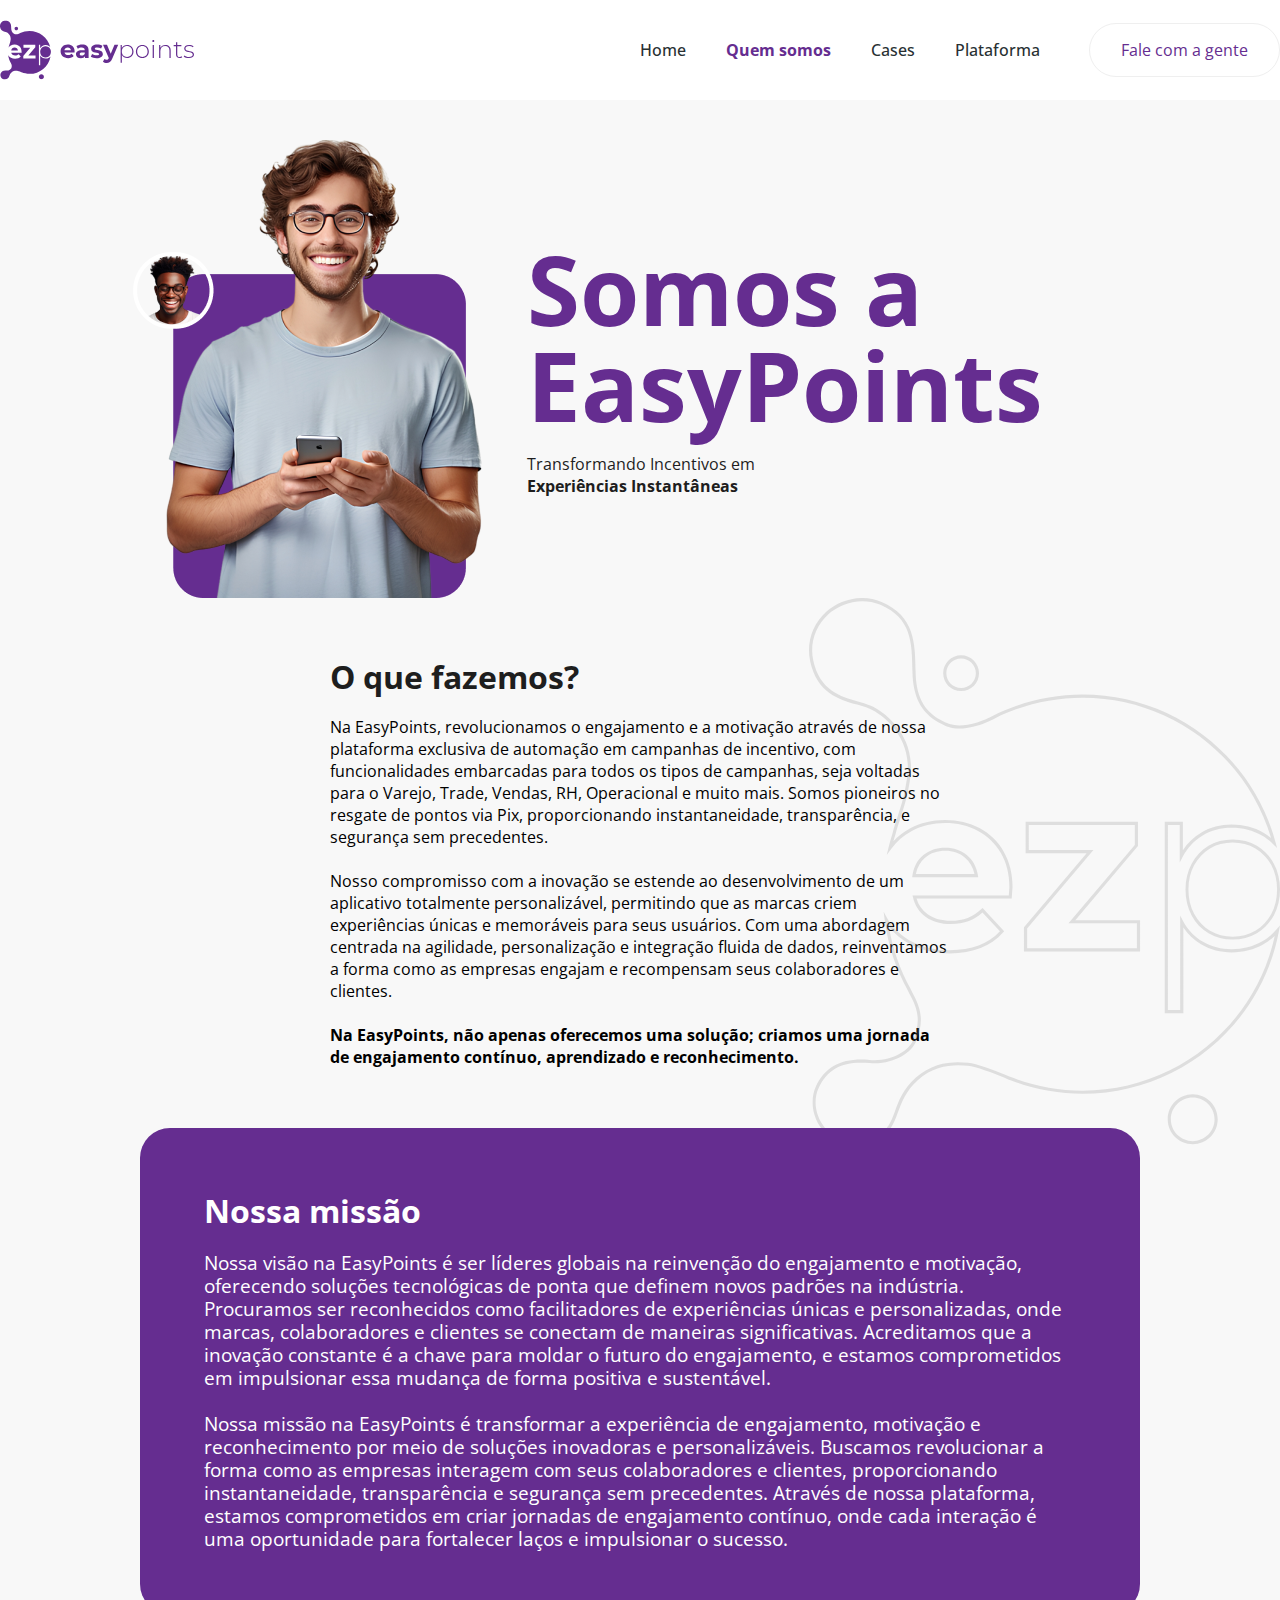
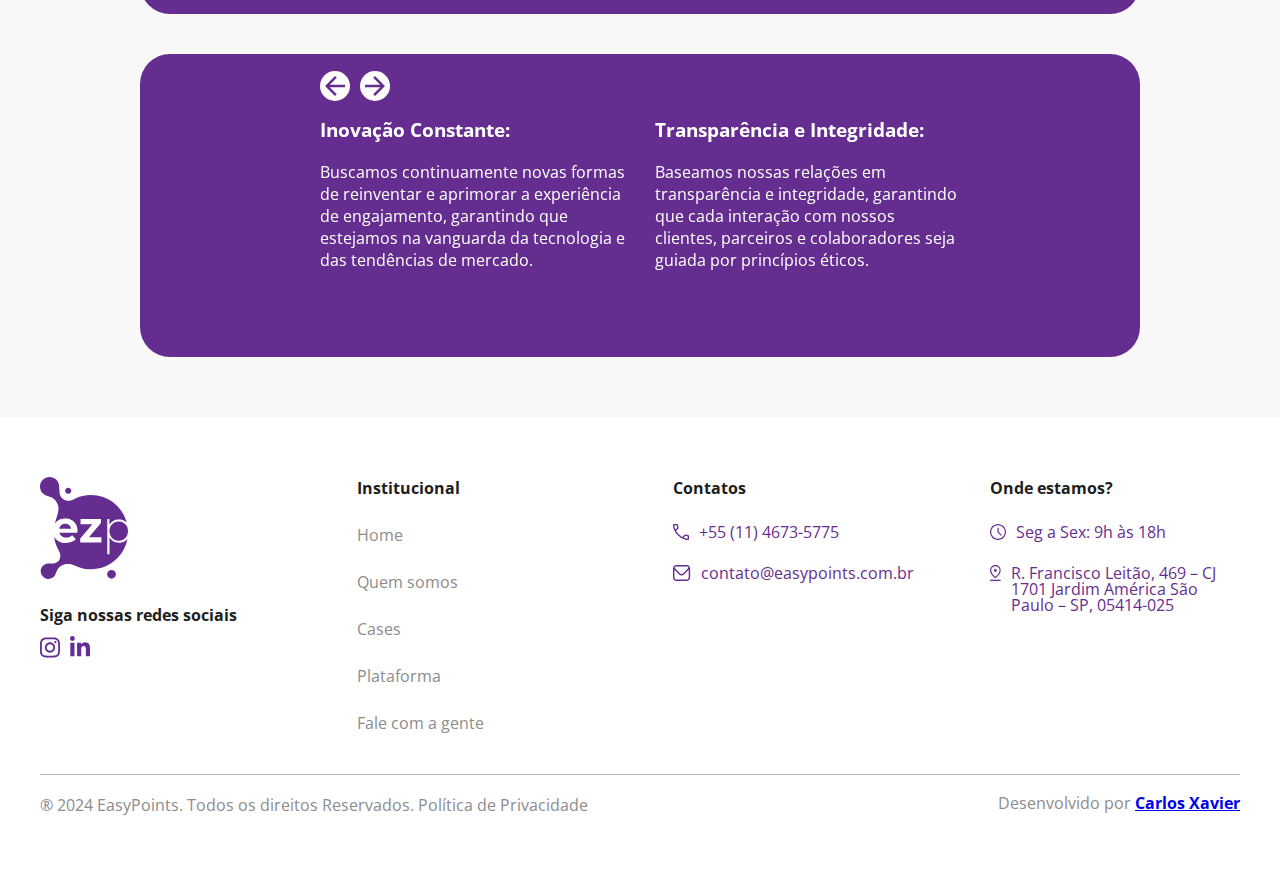
<file: quem_somos.html>
<!DOCTYPE html>
<html lang="pt-br">

<head>
    <meta charset="UTF-8">
    <meta name="viewport" content="width=device-width, initial-scale=1.0">
    <title>Quem Somos - EasyPoints Incentivos</title>
    <link rel="stylesheet" href="css/style.css">
    <link rel="stylesheet" href="css/swiper-bundle.min.css">
    <meta name="description"
        content="Saiba mais sobre a EasyPoints, a plataforma de automação em campanhas de incentivo, única com App 100% personalizado e customizado.">
    <link rel="apple-touch-icon" sizes="180x180" href="favicon/apple-touch-icon.png">
    <link rel="icon" type="image/png" sizes="32x32" href="favicon/favicon-32x32.png">
    <link rel="icon" type="image/png" sizes="16x16" href="favicon/favicon-16x16.png">
    <link rel="manifest" href="favicon/site.webmanifest">
    <meta name="msapplication-TileColor" content="#da532c">
    <meta name="theme-color" content="#ffffff">
</head>

<body>

    <header>
        <div class="menu_mobile">

            <a href="index.html">
                <img src="img/easy-points_logo.svg" alt="Easy points">
            </a>

            <svg class="menu_open" width="64" height="30" viewBox="0 0 64 30" fill="none"
                xmlns="http://www.w3.org/2000/svg">
                <rect width="64" height="2" rx="1" fill="#652d90" />
                <rect y="14" width="42.9589" height="2" rx="1" fill="#652d90" />
                <rect y="28" width="56.9863" height="2" rx="1" fill="#652d90" />
            </svg>

        </div>

        <div class="container_menu" id="container_menu">
            <div class="container_menu_int">
                <div class="area_menu">

                    <svg class="close" width="33" height="32" viewBox="0 0 33 32" fill="none"
                        xmlns="http://www.w3.org/2000/svg">
                        <rect x="0.583984" y="30.4811" width="42.9589" height="2" rx="1"
                            transform="rotate(-45 0.583984 30.4811)" fill="#ffffff" />
                        <rect x="30.9604" y="31.8955" width="42.9589" height="2" rx="1"
                            transform="rotate(-135 30.9604 31.8955)" fill="#ffffff" />
                    </svg>

                    <a href="index.html">
                        <img class="logo_desktop" src="img/easy-points_logo.svg" alt="Easy points">
                    </a>

                    <div class="area_menu_btn">
                        <nav>
                            <ul>
                                <li>
                                    <a href="index.html">Home</a>
                                </li>
                                <li>
                                    <a class="active" href="quem_somos.html">Quem somos</a>
                                </li>
                                <li>
                                    <a href="cases.html">Cases</a>
                                </li>
                                <li>
                                    <a href="plataforma.html">Plataforma</a>
                                </li>
                            </ul>
                        </nav>

                        <a class="btn_menu_link" href="contato.html">
                            <h2>
                                Fale com a gente
                            </h2>
                        </a>


                    </div>

                </div>
            </div>
        </div>
    </header>

    <div class="area_up">
        <img src="img/set_up.svg" alt="">
    </div>

    <div class="container_1_qs">
        <div class="container_1_qs_int">
            <div class="area_container_1_qs">
                <img src="img_quem_somos/assets_quemsomos.png" alt="">

                <div class="area_text_container_1_qs">
                    <div class="title_continer_1_qs">
                        <h2>
                            Somos a EasyPoints
                        </h2>
                    </div>
                    <div class="sub_title_continer_1_qs">
                        <p>
                            Transformando Incentivos em<br> <b>Experiências Instantâneas</b>
                        </p>
                    </div>
                </div>

            </div>
        </div>
    </div>


    <div class="container_2_qs">
        <img class="logo_ezp" src="img_quem_somos/logo-ezp.svg" alt="">
        <div class="container_2_qs_int">
            <div class="area_container_2_qs">
                <div class="title_container_2_qs">
                    <h2>
                        O que fazemos?
                    </h2>
                </div>
                <div class="sub_title_container_2_qs">
                    <p>
                        Na EasyPoints, revolucionamos o engajamento e a motivação através de nossa plataforma exclusiva
                        de automação em campanhas de incentivo, com funcionalidades embarcadas para todos os tipos de
                        campanhas, seja voltadas para o Varejo, Trade, Vendas, RH, Operacional e muito mais. Somos
                        pioneiros no resgate de pontos via Pix, proporcionando instantaneidade, transparência, e
                        segurança sem precedentes.<br><br>

                        Nosso compromisso com a inovação se estende ao desenvolvimento de um aplicativo totalmente
                        personalizável, permitindo que as marcas criem experiências únicas e memoráveis para seus
                        usuários. Com uma abordagem centrada na agilidade, personalização e integração fluida de dados,
                        reinventamos a forma como as empresas engajam e recompensam seus colaboradores e
                        clientes.<br><br>

                        <b>Na EasyPoints, não apenas oferecemos uma solução; criamos uma jornada de engajamento
                            contínuo,
                            aprendizado e reconhecimento.</b>
                    </p>
                </div>
            </div>
        </div>
    </div>


    <div class="container_3_qs">
        <div class="container_3_qs_int">
            <div class="area_container_3_qs">
                <div class="box_container_3_qs">
                    <div class="box_container_3_qs_int">
                        <div class="title_container_3_qs">
                            <h2>
                                Nossa missão
                            </h2>
                        </div>
                        <div class="sub_title_container_3_qs">
                            <p>
                                Nossa visão na EasyPoints é ser líderes globais na reinvenção do engajamento e
                                motivação, oferecendo soluções tecnológicas de ponta que definem novos padrões na
                                indústria. Procuramos ser reconhecidos como facilitadores de experiências únicas e
                                personalizadas, onde marcas, colaboradores e clientes se conectam de maneiras
                                significativas. Acreditamos que a inovação constante é a chave para moldar o futuro do
                                engajamento, e estamos comprometidos em impulsionar essa mudança de forma positiva e
                                sustentável.<br><br>

                                Nossa missão na EasyPoints é transformar a experiência de engajamento, motivação e
                                reconhecimento por meio de soluções inovadoras e personalizáveis. Buscamos revolucionar
                                a forma como as empresas interagem com seus colaboradores e clientes, proporcionando
                                instantaneidade, transparência e segurança sem precedentes. Através de nossa plataforma,
                                estamos comprometidos em criar jornadas de engajamento contínuo, onde cada interação é
                                uma oportunidade para fortalecer laços e impulsionar o sucesso.
                            </p>
                        </div>
                    </div>
                </div>

                <div class="box_container_3_qs area_2">
                    <div class="box_container_3_qs_int">

                        <div class="swiper_2 swiper mx-0 ml-0 p-0 relative overflow-hidden transition-opacity h-8"
                            x-ref="container">
                            <div class="swiper-wrapper flex flex-rows justify-start items-center text-sm !ease-linear">

                                <div class="swiper-slide">
                                    <div class="area_box_text_container_3">
                                        <div class="title_box_container_3">
                                            <h2>
                                                Inovação Constante:
                                            </h2>
                                        </div>
                                        <div class="sub_title_box_container_3">
                                            <p>
                                                Buscamos continuamente novas formas de reinventar e aprimorar a
                                                experiência de engajamento, garantindo que estejamos na vanguarda da
                                                tecnologia e das tendências de mercado.
                                            </p>
                                        </div>
                                    </div>
                                </div>

                                <div class="swiper-slide">
                                    <div class="area_box_text_container_3">
                                        <div class="title_box_container_3">
                                            <h2>
                                                Transparência e Integridade:
                                            </h2>
                                        </div>
                                        <div class="sub_title_box_container_3">
                                            <p>
                                                Baseamos nossas relações em transparência e integridade, garantindo que
                                                cada interação com nossos clientes, parceiros e colaboradores seja
                                                guiada por princípios éticos.
                                            </p>
                                        </div>
                                    </div>
                                </div>

                                <div class="swiper-slide">
                                    <div class="area_box_text_container_3">
                                        <div class="title_box_container_3">
                                            <h2>
                                                Centrados no Cliente:
                                            </h2>
                                        </div>
                                        <div class="sub_title_box_container_3">
                                            <p>
                                                Colocamos as necessidades e experiências de nossos clientes no centro de
                                                tudo o que fazemos. Nos esforçamos para superar expectativas e criar
                                                valor em cada interação.
                                            </p>
                                        </div>
                                    </div>
                                </div>

                                <div class="swiper-slide">
                                    <div class="area_box_text_container_3">
                                        <div class="title_box_container_3">
                                            <h2>
                                                Agilidade e Flexibilidade:
                                            </h2>
                                        </div>
                                        <div class="sub_title_box_container_3">
                                            <p>
                                                Abraçamos a agilidade e a flexibilidade como princípios fundamentais,
                                                permitindo-nos responder rapidamente às mudanças do mercado e às
                                                necessidades em constante evolução de nossos clientes.
                                            </p>
                                        </div>
                                    </div>
                                </div>

                                <div class="swiper-slide">
                                    <div class="area_box_text_container_3">
                                        <div class="title_box_container_3">
                                            <h2>
                                                Empatia e Reconhecimento:
                                            </h2>
                                        </div>
                                        <div class="sub_title_box_container_3">
                                            <p>
                                                Cultivamos um ambiente onde a empatia e o reconhecimento são
                                                valorizados. Entendemos e celebramos as conquistas e desafios, tanto dos
                                                nossos clientes quanto da nossa equipe.
                                            </p>
                                        </div>
                                    </div>
                                </div>


                            </div>
                            <img class="swiper-button-prev" src="img/arrow_prev.svg" alt="">
                            <img class="swiper-button-next" src="img/arrow_next.svg" alt="">

                        </div>

                    </div>
                </div>


            </div>
        </div>
    </div>


    <footer id="footer">
        <div class="container_footer">
            <div class="container_footer_int">
                <div class="area_footer">
                    <div class="area_footer_1">
                        <img class="logo_footer" src="img/eazypoints-footer.svg" alt="">

                        <div class="redes_sociais">
                            <h2>
                                Siga nossas redes sociais
                            </h2>
                            <div class="area_redes_sociais">
                                <a href="#"><img src="img/instagram.svg" alt=""></a>
                                <a href="#"><img src="img/linkedin.svg" alt=""></a>
                            </div>

                        </div>

                    </div>


                    <div class="area_footer_1">

                        <div class="area_2_footer_texts">
                            <div class="title_area_footer">
                                <h2>
                                    Institucional
                                </h2>
                            </div>
                            <a href="index.html">
                                <h2>Home</h2>
                            </a>

                            <a href="quem_somos.html">
                                <h2 class="active">Quem somos</h2>
                            </a>

                            <a href="cases.html">
                                <h2>Cases</h2>
                            </a>

                            <a href="plataforma.html">
                                <h2>Plataforma</h2>
                            </a>

                            <a href="contato.html">
                                <h2>Fale com a gente</h2>
                            </a>


                        </div>

                    </div>

                    <div class="area_footer_1">
                        <div class="area_2_footer_texts">
                            <div class="title_area_footer">
                                <h2>
                                    Contatos
                                </h2>
                            </div>

                            <div class="area_contato">
                                <img src="img/tel.svg" alt="">
                                <div class="info_footer">
                                    <p>
                                        <a href="tel:+551146735775">
                                            +55 (11) 4673-5775
                                        </a>
                                    </p>
                                </div>
                            </div>

                            <div class="area_contato">
                                <img src="img/email.svg" alt="">
                                <div class="info_footer">
                                    <p>
                                        <a href="mailto:contato@easypoints.com.br"
                                            aria-label="contato@easypoints.com.br">
                                            contato@easypoints.com.br
                                        </a>
                                    </p>
                                </div>
                            </div>

                        </div>

                    </div>

                    <div class="area_footer_1">
                        <div class="area_2_footer_texts">
                            <div class="title_area_footer">
                                <h2>
                                    Onde estamos?
                                </h2>
                            </div>

                            <div class="area_contato">
                                <img src="img/horario.svg" alt="">
                                <div class="info_footer">
                                    <p>
                                        Seg a Sex: 9h às 18h
                                    </p>
                                </div>
                            </div>

                            <div class="area_contato">
                                <img src="img/localizacao.svg" alt="">
                                <div class="info_footer">
                                    <p>
                                        <a href="https://maps.app.goo.gl/r9fkbQzHzkMbqe3LA">
                                            R. Francisco Leitão, 469 – CJ 1701 Jardim América São Paulo – SP, 05414-025
                                        </a>
                                    </p>
                                </div>
                            </div>
                        </div>
                    </div>

                </div>

                <div class="area_copy">
                    <div class="title_copy">
                        <p>
                            ® 2024 EasyPoints. Todos os direitos Reservados. Política de Privacidade
                        </p>
                    </div>
                    <div class="desenvolvido">
                        <p>
                            Desenvolvido por <a href="https://carlosxavier.dev.br/" target="_blank">Carlos Xavier</a>
                        </p>
                    </div>
                </div>

            </div>
        </div>
    </footer>



    <script src="https://cdn.jsdelivr.net/npm/swiper@11/swiper-bundle.min.js"></script>
    <script defer src="js/script.js"></script>


    <script>


        const swiper_2 = new Swiper('.swiper_2', {
            // Optional parameters
            direction: 'horizontal',

            // If we need pagination
            pagination: {
                el: '.swiper-pagination',
                clickable: true,
            },

            autoplay: {
                delay: 7000,
                disableOnInteraction: false,
                pauseOnMouseEnter: true,
            },
            spaceBetween: 30,
            centeredSlides: false,
            loop: true,
            slidesPerView: 2,


            breakpoints: {
                // when window width is >= 320px
                320: {
                    slidesPerView: 1,

                },
                // when window width is >= 480px
                480: {
                    slidesPerView: 1,

                },
                // when window width is >= 640px
                640: {
                    slidesPerView: 1,

                },
                // when window width is >= 1024px
                1024: {
                    slidesPerView: 2,

                },
                1440: {
                    slidesPerView: 2,

                }
            },


            // Navigation arrows
            navigation: {
                nextEl: '.swiper-button-next',
                prevEl: '.swiper-button-prev',
            },

        });

    </script>

</body>

</html>
</file>
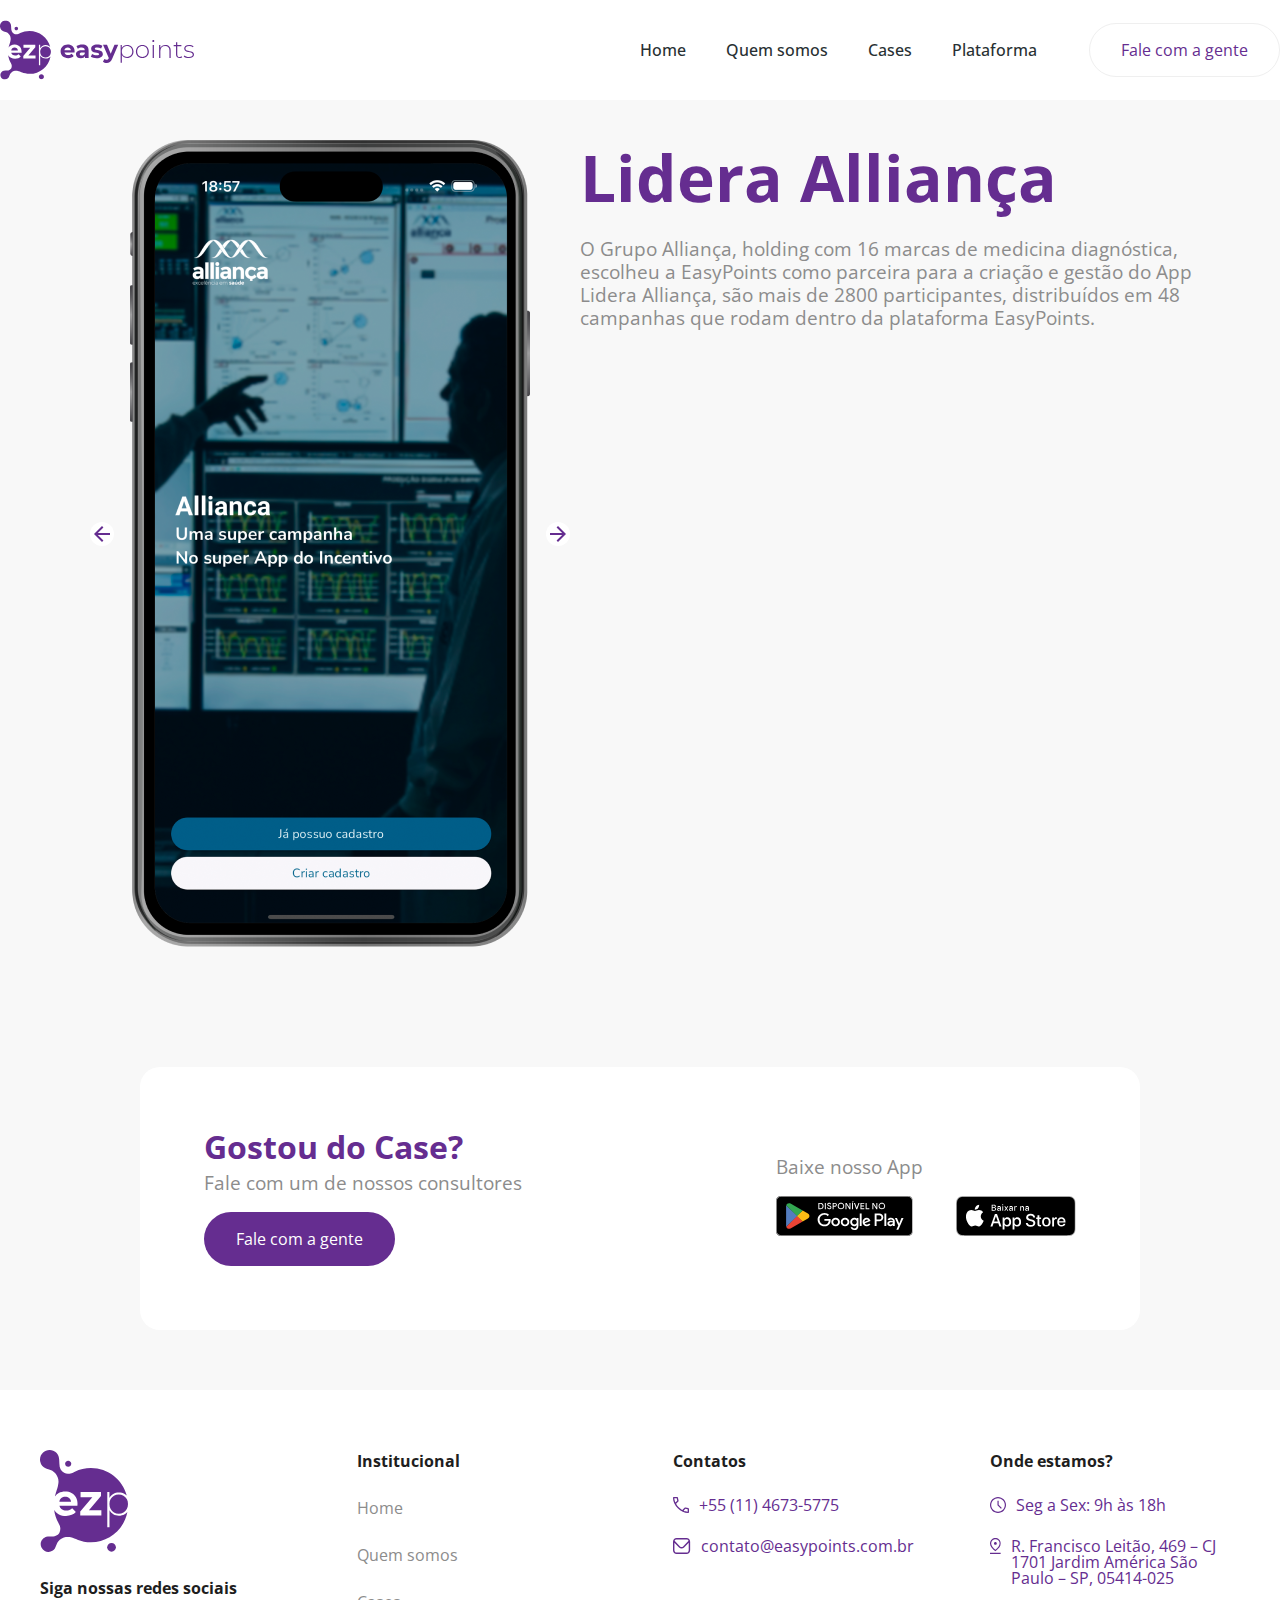
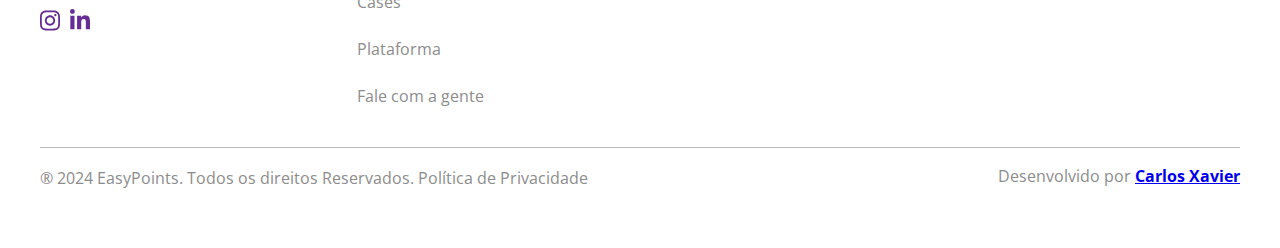
<file: allianca/allianca.html>
<!DOCTYPE html>
<html lang="pt-br">

<head>
    <meta charset="UTF-8">
    <meta name="viewport" content="width=device-width, initial-scale=1.0">
    <title>Lidera Alliança - EasyPoints Incentivos</title>
    <link rel="stylesheet" href="../css/style.css">
    <link rel="stylesheet" href="../css/swiper-bundle.min.css">
    <meta name="description"
        content="Saiba mais sobre a EasyPoints, a plataforma de automação em campanhas de incentivo, única com App 100% personalizado e customizado.">
    <link rel="apple-touch-icon" sizes="180x180" href="../favicon/apple-touch-icon.png">
    <link rel="icon" type="image/png" sizes="32x32" href="../favicon/favicon-32x32.png">
    <link rel="icon" type="image/png" sizes="16x16" href="../favicon/favicon-16x16.png">
    <link rel="manifest" href="../favicon/site.webmanifest">
    <meta name="msapplication-TileColor" content="#da532c">
    <meta name="theme-color" content="#ffffff">
</head>

<body>

    <header>
        <div class="menu_mobile">

            <a href="../index.html">
                <img src="../img/easy-points_logo.svg" alt="Easy points">
            </a>

            <svg class="menu_open" width="64" height="30" viewBox="0 0 64 30" fill="none"
                xmlns="http://www.w3.org/2000/svg">
                <rect width="64" height="2" rx="1" fill="#652d90" />
                <rect y="14" width="42.9589" height="2" rx="1" fill="#652d90" />
                <rect y="28" width="56.9863" height="2" rx="1" fill="#652d90" />
            </svg>

        </div>

        <div class="container_menu" id="container_menu">
            <div class="container_menu_int">
                <div class="area_menu">

                    <svg class="close" width="33" height="32" viewBox="0 0 33 32" fill="none"
                        xmlns="http://www.w3.org/2000/svg">
                        <rect x="0.583984" y="30.4811" width="42.9589" height="2" rx="1"
                            transform="rotate(-45 0.583984 30.4811)" fill="#ffffff" />
                        <rect x="30.9604" y="31.8955" width="42.9589" height="2" rx="1"
                            transform="rotate(-135 30.9604 31.8955)" fill="#ffffff" />
                    </svg>

                    <a href="../index.html">
                        <img class="logo_desktop" src="../img/easy-points_logo.svg" alt="Easy points">
                    </a>

                    <div class="area_menu_btn">
                        <nav>
                            <ul>
                                <li>
                                    <a href="../index.html">Home</a>
                                </li>
                                <li>
                                    <a href="../quem_somos.html">Quem somos</a>
                                </li>
                                <li>
                                    <a href="../cases.html">Cases</a>
                                </li>
                                <li>
                                    <a href="../plataforma.html">Plataforma</a>
                                </li>
                            </ul>
                        </nav>

                        <a class="btn_menu_link" href="../contato.html">
                            <h2>
                                Fale com a gente
                            </h2>
                        </a>


                    </div>

                </div>
            </div>
        </div>
    </header>

    <div class="area_up">
        <img src="../img/set_up.svg" alt="">
    </div>

    <div class="container_projeto">
        <div class="container_projeto_int">
            <div class="area_projeto">

                <div class="swiper_1 swiper mx-0 ml-0 p-0 relative overflow-hidden transition-opacity h-8"
                    x-ref="container">
                    <div class="swiper-wrapper flex flex-rows justify-start items-center text-sm !ease-linear">

                        <div class="swiper-slide">
                            <img src="../img_allianca/allianca_1.png" alt="">
                        </div>
                        <div class="swiper-slide">
                            <img src="../img_allianca/allianca_2.png" alt="">
                        </div>
                        <div class="swiper-slide">
                            <img src="../img_allianca/allianca_3.png" alt="">
                        </div>

                    </div>
                    <img class="swiper-button-prev" src="../img/arrow_prev.svg" alt="">
                    <img class="swiper-button-next" src="../img/arrow_next.svg" alt="">

                </div>


                <div class="area_text_projeto">
                    <div class="title_projeto">
                        <h2>
                            Lidera Alliança
                        </h2>
                    </div>
                    <div class="sub_title_projeto">
                        <p>
                            O Grupo Alliança, holding com 16 marcas de medicina diagnóstica, escolheu a EasyPoints como
                            parceira para a criação e gestão do App Lidera Alliança, são mais de 2800 participantes,
                            distribuídos em 48 campanhas que rodam dentro da plataforma EasyPoints.
                        </p>
                    </div>
                </div>

            </div>
        </div>
    </div>


    <div class="container_box_case">
        <div class="container_box_case_int">
            <div class="area_box_case">
                <div class="area_box_case_int">
                    <div class="area_text_box_case">
                        <div class="area_titles_box_case">
                            <div class="title_box_case">
                                <h2>
                                    Gostou do Case?
                                </h2>
                            </div>
                            <div class="sub_title_box_case">
                                <p>
                                    Fale com um de nossos consultores
                                </p>
                            </div>
                        </div>

                        <a class="btn_case" href="../contato.html">
                            <h2>
                                Fale com a gente
                            </h2>
                        </a>

                    </div>

                    <div class="area_app_case">
                        <div class="title_app_case">
                            <h2>
                                Baixe nosso App
                            </h2>
                        </div>

                        <div class="area_app">
                            <a href="#">
                                <img src="../img/icon-googleplay-adges.svg" alt="">
                            </a>
                            <a href="#">
                                <img src="../img/icon-apple-adges.svg" alt="">
                            </a>
                        </div>
                    </div>
                </div>

            </div>
        </div>
    </div>



    <footer id="footer">
        <div class="container_footer">
            <div class="container_footer_int">
                <div class="area_footer">
                    <div class="area_footer_1">
                        <img class="logo_footer" src="../img/eazypoints-footer.svg" alt="">

                        <div class="redes_sociais">
                            <h2>
                                Siga nossas redes sociais
                            </h2>
                            <div class="area_redes_sociais">
                                <a href="#"><img src="../img/instagram.svg" alt=""></a>
                                <a href="#"><img src="../img/linkedin.svg" alt=""></a>
                            </div>

                        </div>

                    </div>


                    <div class="area_footer_1">

                        <div class="area_2_footer_texts">
                            <div class="title_area_footer">
                                <h2>
                                    Institucional
                                </h2>
                            </div>
                            <a href="../index.html">
                                <h2 class="active">Home</h2>
                            </a>

                            <a href="../quem_somos.html">
                                <h2>Quem somos</h2>
                            </a>

                            <a href="../cases.html">
                                <h2>Cases</h2>
                            </a>

                            <a href="../plataforma.html">
                                <h2>Plataforma</h2>
                            </a>

                            <a href="../contato.html">
                                <h2>Fale com a gente</h2>
                            </a>


                        </div>

                    </div>

                    <div class="area_footer_1">
                        <div class="area_2_footer_texts">
                            <div class="title_area_footer">
                                <h2>
                                    Contatos
                                </h2>
                            </div>

                            <div class="area_contato">
                                <img src="../img/tel.svg" alt="">
                                <div class="info_footer">
                                    <p>
                                        <a href="tel:+551146735775">
                                            +55 (11) 4673-5775
                                        </a>
                                    </p>
                                </div>
                            </div>

                            <div class="area_contato">
                                <img src="../img/email.svg" alt="">
                                <div class="info_footer">
                                    <p>
                                        <a href="mailto:contato@easypoints.com.br"
                                            aria-label="contato@easypoints.com.br">
                                            contato@easypoints.com.br
                                        </a>
                                    </p>
                                </div>
                            </div>

                        </div>

                    </div>

                    <div class="area_footer_1">
                        <div class="area_2_footer_texts">
                            <div class="title_area_footer">
                                <h2>
                                    Onde estamos?
                                </h2>
                            </div>

                            <div class="area_contato">
                                <img src="../img/horario.svg" alt="">
                                <div class="info_footer">
                                    <p>
                                        Seg a Sex: 9h às 18h
                                    </p>
                                </div>
                            </div>

                            <div class="area_contato">
                                <img src="../img/localizacao.svg" alt="">
                                <div class="info_footer">
                                    <p>
                                        <a href="https://maps.app.goo.gl/r9fkbQzHzkMbqe3LA">
                                            R. Francisco Leitão, 469 – CJ 1701 Jardim América São Paulo – SP, 05414-025
                                        </a>
                                    </p>
                                </div>
                            </div>
                        </div>
                    </div>

                </div>

                <div class="area_copy">
                    <div class="title_copy">
                        <p>
                            ® 2024 EasyPoints. Todos os direitos Reservados. Política de Privacidade
                        </p>
                    </div>
                    <div class="desenvolvido">
                        <p>
                            Desenvolvido por <a href="https://carlosxavier.dev.br/" target="_blank">Carlos Xavier</a>
                        </p>
                    </div>
                </div>

            </div>
        </div>
    </footer>


    <script src="https://cdn.jsdelivr.net/npm/swiper@11/swiper-bundle.min.js"></script>
    <script defer src="../js/script.js"></script>

    <script>


        const swiper_1 = new Swiper('.swiper_1', {
            // Optional parameters
            direction: 'horizontal',

            // If we need pagination
            pagination: {
                el: '.swiper-pagination',
                clickable: true,
            },

            autoplay: {
                delay: 7000,
                disableOnInteraction: false,
                pauseOnMouseEnter: true,
            },
            spaceBetween: 0,
            centeredSlides: false,
            loop: true,
            slidesPerView: 1,


            breakpoints: {
                // when window width is >= 320px
                320: {
                    slidesPerView: 1,

                },
                // when window width is >= 480px
                480: {
                    slidesPerView: 1,

                },
                // when window width is >= 640px
                640: {
                    slidesPerView: 1,

                },
                // when window width is >= 1024px
                1024: {
                    slidesPerView: 1,

                },
                1440: {
                    slidesPerView: 1,

                }
            },


            // Navigation arrows
            navigation: {
                nextEl: '.swiper-button-next',
                prevEl: '.swiper-button-prev',
            },

        });

    </script>

</body>

</html>
</file>
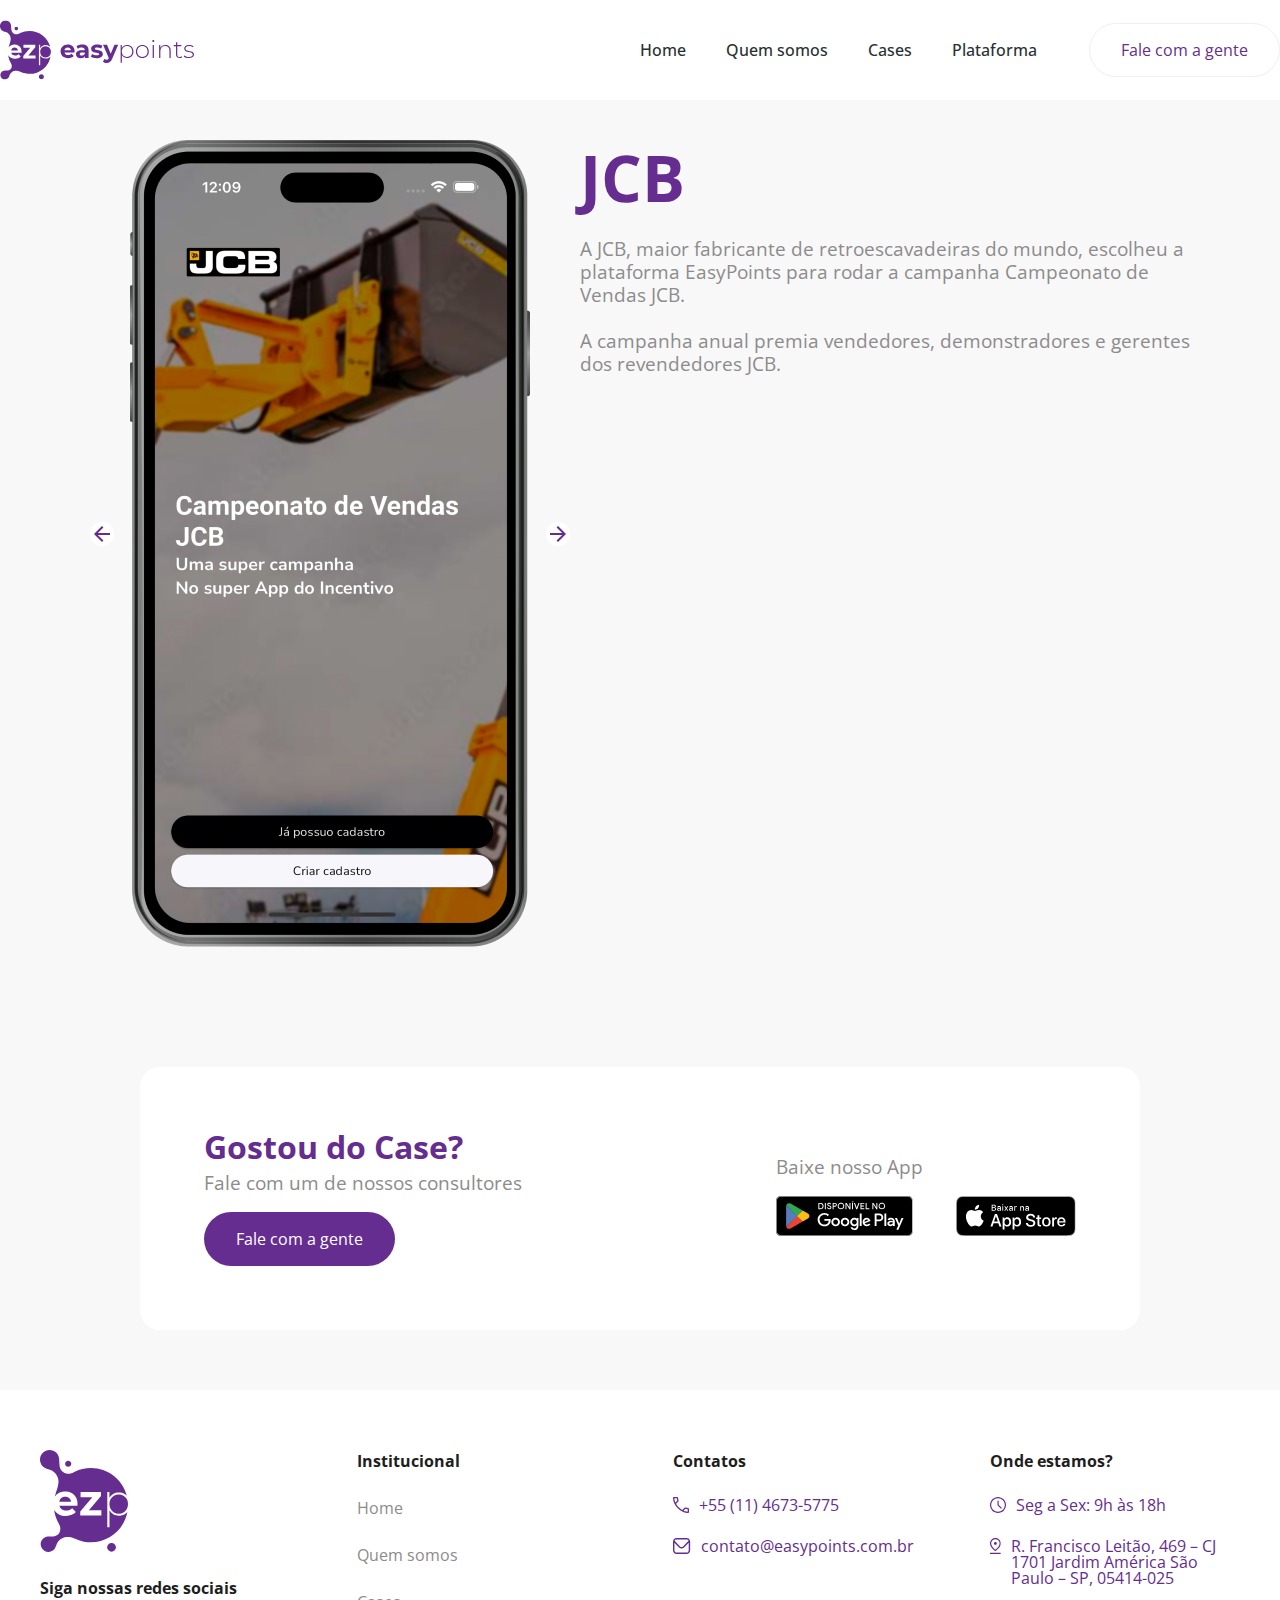
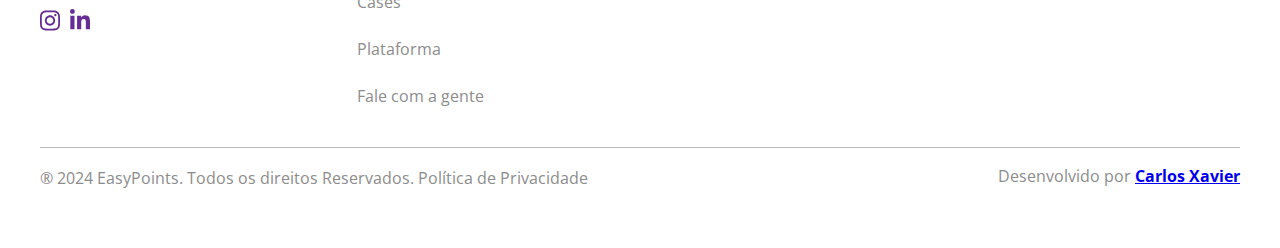
<file: jcb/jcb.html>
<!DOCTYPE html>
<html lang="pt-br">

<head>
    <meta charset="UTF-8">
    <meta name="viewport" content="width=device-width, initial-scale=1.0">
    <title>JCB - EasyPoints Incentivos</title>
    <link rel="stylesheet" href="../css/style.css">
    <link rel="stylesheet" href="../css/swiper-bundle.min.css">
    <meta name="description"
        content="Saiba mais sobre a EasyPoints, a plataforma de automação em campanhas de incentivo, única com App 100% personalizado e customizado.">
    <link rel="apple-touch-icon" sizes="180x180" href="../favicon/apple-touch-icon.png">
    <link rel="icon" type="image/png" sizes="32x32" href="../favicon/favicon-32x32.png">
    <link rel="icon" type="image/png" sizes="16x16" href="../favicon/favicon-16x16.png">
    <link rel="manifest" href="../favicon/site.webmanifest">
    <meta name="msapplication-TileColor" content="#da532c">
    <meta name="theme-color" content="#ffffff">
</head>

<body>

    <header>
        <div class="menu_mobile">

            <a href="../index.html">
                <img src="../img/easy-points_logo.svg" alt="Easy points">
            </a>

            <svg class="menu_open" width="64" height="30" viewBox="0 0 64 30" fill="none"
                xmlns="http://www.w3.org/2000/svg">
                <rect width="64" height="2" rx="1" fill="#652d90" />
                <rect y="14" width="42.9589" height="2" rx="1" fill="#652d90" />
                <rect y="28" width="56.9863" height="2" rx="1" fill="#652d90" />
            </svg>

        </div>

        <div class="container_menu" id="container_menu">
            <div class="container_menu_int">
                <div class="area_menu">

                    <svg class="close" width="33" height="32" viewBox="0 0 33 32" fill="none"
                        xmlns="http://www.w3.org/2000/svg">
                        <rect x="0.583984" y="30.4811" width="42.9589" height="2" rx="1"
                            transform="rotate(-45 0.583984 30.4811)" fill="#ffffff" />
                        <rect x="30.9604" y="31.8955" width="42.9589" height="2" rx="1"
                            transform="rotate(-135 30.9604 31.8955)" fill="#ffffff" />
                    </svg>

                    <a href="../index.html">
                        <img class="logo_desktop" src="../img/easy-points_logo.svg" alt="Easy points">
                    </a>

                    <div class="area_menu_btn">
                        <nav>
                            <ul>
                                <li>
                                    <a href="../index.html">Home</a>
                                </li>
                                <li>
                                    <a href="../quem_somos.html">Quem somos</a>
                                </li>
                                <li>
                                    <a href="../cases.html">Cases</a>
                                </li>
                                <li>
                                    <a href="../plataforma.html">Plataforma</a>
                                </li>
                            </ul>
                        </nav>

                        <a class="btn_menu_link" href="../contato.html">
                            <h2>
                                Fale com a gente
                            </h2>
                        </a>


                    </div>

                </div>
            </div>
        </div>
    </header>

    <div class="area_up">
        <img src="../img/set_up.svg" alt="">
    </div>

    <div class="container_projeto">
        <div class="container_projeto_int">
            <div class="area_projeto">

                <div class="swiper_1 swiper mx-0 ml-0 p-0 relative overflow-hidden transition-opacity h-8"
                    x-ref="container">
                    <div class="swiper-wrapper flex flex-rows justify-start items-center text-sm !ease-linear">

                        <div class="swiper-slide">
                            <img src="../img_jcb/jcb_app_1.png" alt="">
                        </div>
                        <div class="swiper-slide">
                            <img src="../img_jcb/jcb_app_1.png" alt="">
                        </div>
                        <div class="swiper-slide">
                            <img src="../img_jcb/jcb_app_1.png" alt="">
                        </div>

                    </div>
                    <img class="swiper-button-prev" src="../img/arrow_prev.svg" alt="">
                    <img class="swiper-button-next" src="../img/arrow_next.svg" alt="">

                </div>


                <div class="area_text_projeto">
                    <div class="title_projeto">
                        <h2>
                            JCB
                        </h2>
                    </div>
                    <div class="sub_title_projeto">
                        <p>
                            A JCB, maior fabricante de retroescavadeiras do mundo, escolheu a plataforma EasyPoints para
                            rodar a campanha Campeonato de Vendas JCB.<br><br>

                            A campanha anual premia vendedores, demonstradores e gerentes dos revendedores JCB.
                        </p>
                    </div>
                </div>

            </div>
        </div>
    </div>


    <div class="container_box_case">
        <div class="container_box_case_int">
            <div class="area_box_case">
                <div class="area_box_case_int">
                    <div class="area_text_box_case">
                        <div class="area_titles_box_case">
                            <div class="title_box_case">
                                <h2>
                                    Gostou do Case?
                                </h2>
                            </div>
                            <div class="sub_title_box_case">
                                <p>
                                    Fale com um de nossos consultores
                                </p>
                            </div>
                        </div>

                        <a class="btn_case" href="#">
                            <h2>
                                Fale com a gente
                            </h2>
                        </a>

                    </div>

                    <div class="area_app_case">
                        <div class="title_app_case">
                            <h2>
                                Baixe nosso App
                            </h2>
                        </div>

                        <div class="area_app">
                            <a href="#">
                                <img src="../img/icon-googleplay-adges.svg" alt="">
                            </a>
                            <a href="#">
                                <img src="../img/icon-apple-adges.svg" alt="">
                            </a>
                        </div>
                    </div>
                </div>

            </div>
        </div>
    </div>



    <footer id="footer">
        <div class="container_footer">
            <div class="container_footer_int">
                <div class="area_footer">
                    <div class="area_footer_1">
                        <img class="logo_footer" src="../img/eazypoints-footer.svg" alt="">

                        <div class="redes_sociais">
                            <h2>
                                Siga nossas redes sociais
                            </h2>
                            <div class="area_redes_sociais">
                                <a href="#"><img src="../img/instagram.svg" alt=""></a>
                                <a href="#"><img src="../img/linkedin.svg" alt=""></a>
                            </div>

                        </div>

                    </div>


                    <div class="area_footer_1">

                        <div class="area_2_footer_texts">
                            <div class="title_area_footer">
                                <h2>
                                    Institucional
                                </h2>
                            </div>
                            <a href="../index.html">
                                <h2 class="active">Home</h2>
                            </a>

                            <a href="../quem_somos.html">
                                <h2>Quem somos</h2>
                            </a>

                            <a href="../cases.html">
                                <h2>Cases</h2>
                            </a>

                            <a href="../plataforma.html">
                                <h2>Plataforma</h2>
                            </a>

                            <a href="../contato.html">
                                <h2>Fale com a gente</h2>
                            </a>


                        </div>

                    </div>

                    <div class="area_footer_1">
                        <div class="area_2_footer_texts">
                            <div class="title_area_footer">
                                <h2>
                                    Contatos
                                </h2>
                            </div>

                            <div class="area_contato">
                                <img src="../img/tel.svg" alt="">
                                <div class="info_footer">
                                    <p>
                                        <a href="tel:+551146735775">
                                            +55 (11) 4673-5775
                                        </a>
                                    </p>
                                </div>
                            </div>

                            <div class="area_contato">
                                <img src="../img/email.svg" alt="">
                                <div class="info_footer">
                                    <p>
                                        <a href="mailto:contato@easypoints.com.br"
                                            aria-label="contato@easypoints.com.br">
                                            contato@easypoints.com.br
                                        </a>
                                    </p>
                                </div>
                            </div>

                        </div>

                    </div>

                    <div class="area_footer_1">
                        <div class="area_2_footer_texts">
                            <div class="title_area_footer">
                                <h2>
                                    Onde estamos?
                                </h2>
                            </div>

                            <div class="area_contato">
                                <img src="../img/horario.svg" alt="">
                                <div class="info_footer">
                                    <p>
                                        Seg a Sex: 9h às 18h
                                    </p>
                                </div>
                            </div>

                            <div class="area_contato">
                                <img src="../img/localizacao.svg" alt="">
                                <div class="info_footer">
                                    <p>
                                        <a href="https://maps.app.goo.gl/r9fkbQzHzkMbqe3LA">
                                            R. Francisco Leitão, 469 – CJ 1701 Jardim América São Paulo – SP, 05414-025
                                        </a>
                                    </p>
                                </div>
                            </div>
                        </div>
                    </div>

                </div>

                <div class="area_copy">
                    <div class="title_copy">
                        <p>
                            ® 2024 EasyPoints. Todos os direitos Reservados. Política de Privacidade
                        </p>
                    </div>
                    <div class="desenvolvido">
                        <p>
                            Desenvolvido por <a href="https://carlosxavier.dev.br/" target="_blank">Carlos Xavier</a>
                        </p>
                    </div>
                </div>

            </div>
        </div>
    </footer>


    <script src="https://cdn.jsdelivr.net/npm/swiper@11/swiper-bundle.min.js"></script>
    <script defer src="../js/script.js"></script>

    <script>


        const swiper_1 = new Swiper('.swiper_1', {
            // Optional parameters
            direction: 'horizontal',

            // If we need pagination
            pagination: {
                el: '.swiper-pagination',
                clickable: true,
            },

            autoplay: {
                delay: 7000,
                disableOnInteraction: false,
                pauseOnMouseEnter: true,
            },
            spaceBetween: 0,
            centeredSlides: false,
            loop: true,
            slidesPerView: 1,


            breakpoints: {
                // when window width is >= 320px
                320: {
                    slidesPerView: 1,

                },
                // when window width is >= 480px
                480: {
                    slidesPerView: 1,

                },
                // when window width is >= 640px
                640: {
                    slidesPerView: 1,

                },
                // when window width is >= 1024px
                1024: {
                    slidesPerView: 1,

                },
                1440: {
                    slidesPerView: 1,

                }
            },


            // Navigation arrows
            navigation: {
                nextEl: '.swiper-button-next',
                prevEl: '.swiper-button-prev',
            },

        });

    </script>

</body>

</html>
</file>
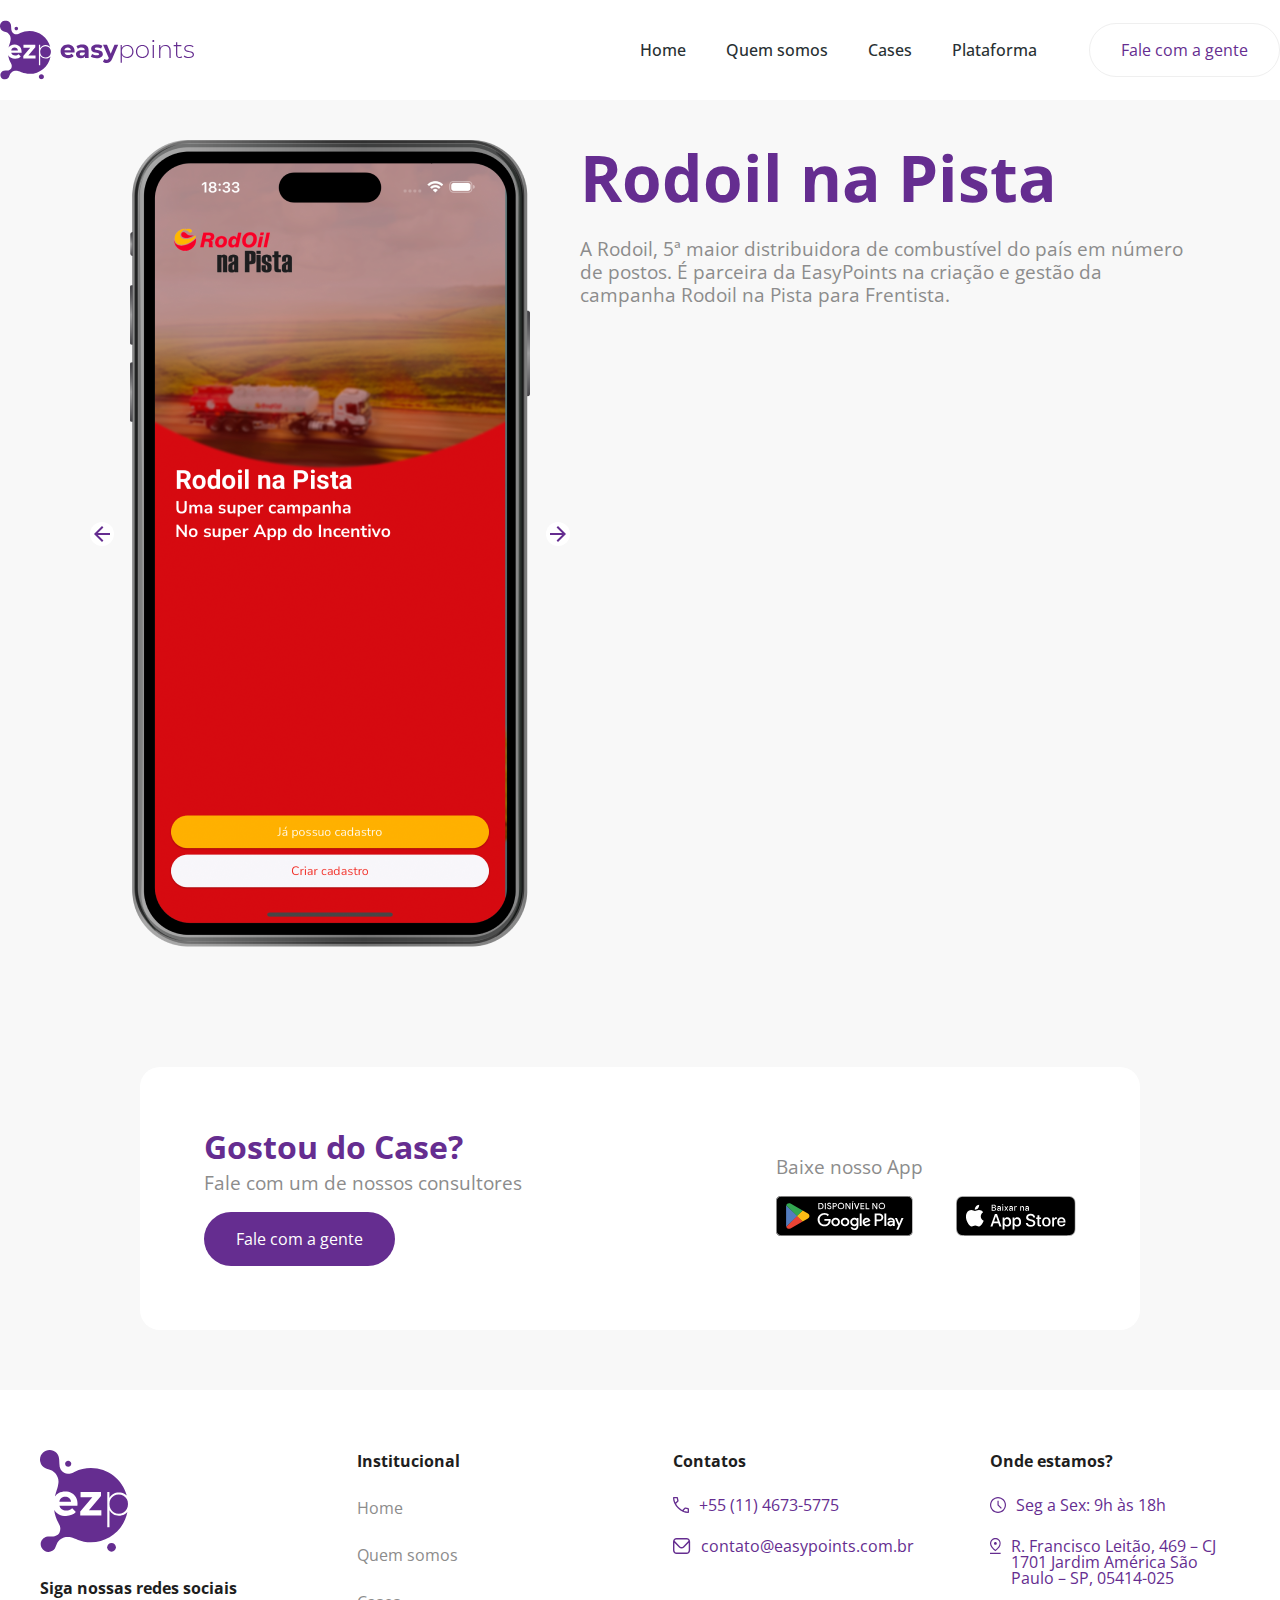
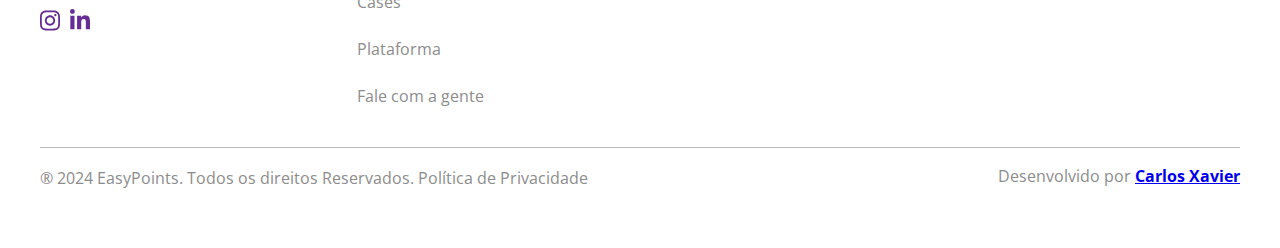
<file: rodoil/rodoil.html>
<!DOCTYPE html>
<html lang="pt-br">

<head>
    <meta charset="UTF-8">
    <meta name="viewport" content="width=device-width, initial-scale=1.0">
    <title>Rodoil na pista - EasyPoints Incentivos</title>
    <link rel="stylesheet" href="../css/style.css">
    <link rel="stylesheet" href="../css/swiper-bundle.min.css">
    <meta name="description"
        content="Saiba mais sobre a EasyPoints, a plataforma de automação em campanhas de incentivo, única com App 100% personalizado e customizado.">
    <link rel="apple-touch-icon" sizes="180x180" href="../favicon/apple-touch-icon.png">
    <link rel="icon" type="image/png" sizes="32x32" href="../favicon/favicon-32x32.png">
    <link rel="icon" type="image/png" sizes="16x16" href="../favicon/favicon-16x16.png">
    <link rel="manifest" href="../favicon/site.webmanifest">
    <meta name="msapplication-TileColor" content="#da532c">
    <meta name="theme-color" content="#ffffff">
</head>

<body>

    <header>
        <div class="menu_mobile">

            <a href="../index.html">
                <img src="../img/easy-points_logo.svg" alt="Easy points">
            </a>

            <svg class="menu_open" width="64" height="30" viewBox="0 0 64 30" fill="none"
                xmlns="http://www.w3.org/2000/svg">
                <rect width="64" height="2" rx="1" fill="#652d90" />
                <rect y="14" width="42.9589" height="2" rx="1" fill="#652d90" />
                <rect y="28" width="56.9863" height="2" rx="1" fill="#652d90" />
            </svg>

        </div>

        <div class="container_menu" id="container_menu">
            <div class="container_menu_int">
                <div class="area_menu">

                    <svg class="close" width="33" height="32" viewBox="0 0 33 32" fill="none"
                        xmlns="http://www.w3.org/2000/svg">
                        <rect x="0.583984" y="30.4811" width="42.9589" height="2" rx="1"
                            transform="rotate(-45 0.583984 30.4811)" fill="#ffffff" />
                        <rect x="30.9604" y="31.8955" width="42.9589" height="2" rx="1"
                            transform="rotate(-135 30.9604 31.8955)" fill="#ffffff" />
                    </svg>

                    <a href="../index.html">
                        <img class="logo_desktop" src="../img/easy-points_logo.svg" alt="Easy points">
                    </a>

                    <div class="area_menu_btn">
                        <nav>
                            <ul>
                                <li>
                                    <a href="../index.html">Home</a>
                                </li>
                                <li>
                                    <a href="../quem_somos.html">Quem somos</a>
                                </li>
                                <li>
                                    <a href="../cases.html">Cases</a>
                                </li>
                                <li>
                                    <a href="../plataforma.html">Plataforma</a>
                                </li>
                            </ul>
                        </nav>

                        <a class="btn_menu_link" href="#">

                            <h2>
                                Fale com a gente
                            </h2>

                        </a>

                    </div>

                </div>
            </div>
        </div>
    </header>

    <div class="area_up">
        <img src="../img/set_up.svg" alt="">
    </div>

    <div class="container_projeto">
        <div class="container_projeto_int">
            <div class="area_projeto">

                <div class="swiper_1 swiper mx-0 ml-0 p-0 relative overflow-hidden transition-opacity h-8"
                    x-ref="container">
                    <div class="swiper-wrapper flex flex-rows justify-start items-center text-sm !ease-linear">

                        <div class="swiper-slide">
                            <img src="../img_rodil/rodoil_1.png" alt="">
                        </div>
                        <div class="swiper-slide">
                            <img src="../img_rodil/rodoil_2.png" alt="">
                        </div>
                        <div class="swiper-slide">
                            <img src="../img_rodil/rodoil_3.png" alt="">
                        </div>

                    </div>
                    <img class="swiper-button-prev" src="../img/arrow_prev.svg" alt="">
                    <img class="swiper-button-next" src="../img/arrow_next.svg" alt="">

                </div>


                <div class="area_text_projeto">
                    <div class="title_projeto">
                        <h2>
                            Rodoil na Pista
                        </h2>
                    </div>
                    <div class="sub_title_projeto">
                        <p>
                            A Rodoil, 5ª maior distribuidora de combustível do país em número de postos. É parceira da
                            EasyPoints na criação e gestão da campanha Rodoil na Pista para Frentista.
                        </p>
                    </div>
                </div>

            </div>
        </div>
    </div>

    <div class="container_box_case">
        <div class="container_box_case_int">
            <div class="area_box_case">
                <div class="area_box_case_int">
                    <div class="area_text_box_case">
                        <div class="area_titles_box_case">
                            <div class="title_box_case">
                                <h2>
                                    Gostou do Case?
                                </h2>
                            </div>
                            <div class="sub_title_box_case">
                                <p>
                                    Fale com um de nossos consultores
                                </p>
                            </div>
                        </div>

                        <a class="btn_case" href="../contato.html">
                            <h2>
                                Fale com a gente
                            </h2>
                        </a>
                        
                    </div>

                    <div class="area_app_case">
                        <div class="title_app_case">
                            <h2>
                                Baixe nosso App
                            </h2>
                        </div>
    
                        <div class="area_app">
                            <a href="#">
                                <img src="../img/icon-googleplay-adges.svg" alt="">
                            </a>
                            <a href="#">
                                <img src="../img/icon-apple-adges.svg" alt="">
                            </a>
                        </div>
                    </div>
                </div>

            </div>
        </div>
    </div>


    <footer id="footer">
        <div class="container_footer">
            <div class="container_footer_int">
                <div class="area_footer">
                    <div class="area_footer_1">
                        <img class="logo_footer" src="../img/eazypoints-footer.svg" alt="">

                        <div class="redes_sociais">
                            <h2>
                                Siga nossas redes sociais
                            </h2>
                            <div class="area_redes_sociais">
                                <a href="#"><img src="../img/instagram.svg" alt=""></a>
                                <a href="#"><img src="../img/linkedin.svg" alt=""></a>
                            </div>

                        </div>

                    </div>


                    <div class="area_footer_1">

                        <div class="area_2_footer_texts">
                            <div class="title_area_footer">
                                <h2>
                                    Institucional
                                </h2>
                            </div>
                            <a href="../index.html">
                                <h2 class="active">Home</h2>
                            </a>

                            <a href="../quem_somos.html">
                                <h2>Quem somos</h2>
                            </a>

                            <a href="../cases.html">
                                <h2>Cases</h2>
                            </a>

                            <a href="../plataforma.html">
                                <h2>Plataforma</h2>
                            </a>

                            <a href="../contato.html">
                                <h2>Fale com a gente</h2>
                            </a>


                        </div>

                    </div>

                    <div class="area_footer_1">
                        <div class="area_2_footer_texts">
                            <div class="title_area_footer">
                                <h2>
                                    Contatos
                                </h2>
                            </div>

                            <div class="area_contato">
                                <img src="../img/tel.svg" alt="">
                                <div class="info_footer">
                                    <p>
                                        <a href="tel:+551146735775">
                                            +55 (11) 4673-5775
                                        </a>
                                    </p>
                                </div>
                            </div>

                            <div class="area_contato">
                                <img src="../img/email.svg" alt="">
                                <div class="info_footer">
                                    <p>
                                        <a href="mailto:contato@easypoints.com.br"
                                            aria-label="contato@easypoints.com.br">
                                            contato@easypoints.com.br
                                        </a>
                                    </p>
                                </div>
                            </div>

                        </div>

                    </div>

                    <div class="area_footer_1">
                        <div class="area_2_footer_texts">
                            <div class="title_area_footer">
                                <h2>
                                    Onde estamos?
                                </h2>
                            </div>

                            <div class="area_contato">
                                <img src="../img/horario.svg" alt="">
                                <div class="info_footer">
                                    <p>
                                        Seg a Sex: 9h às 18h
                                    </p>
                                </div>
                            </div>

                            <div class="area_contato">
                                <img src="../img/localizacao.svg" alt="">
                                <div class="info_footer">
                                    <p>
                                        <a href="https://maps.app.goo.gl/r9fkbQzHzkMbqe3LA">
                                            R. Francisco Leitão, 469 – CJ 1701 Jardim América São Paulo – SP, 05414-025
                                        </a>
                                    </p>
                                </div>
                            </div>
                        </div>
                    </div>

                </div>

                <div class="area_copy">
                    <div class="title_copy">
                        <p>
                            ® 2024 EasyPoints. Todos os direitos Reservados. Política de Privacidade
                        </p>
                    </div>
                    <div class="desenvolvido">
                        <p>
                            Desenvolvido por <a href="https://carlosxavier.dev.br/" target="_blank">Carlos Xavier</a>
                        </p>
                    </div>
                </div>

            </div>
        </div>
    </footer>


    <script src="https://cdn.jsdelivr.net/npm/swiper@11/swiper-bundle.min.js"></script>
    <script defer src="../js/script.js"></script>

    <script>


        const swiper_1 = new Swiper('.swiper_1', {
            // Optional parameters
            direction: 'horizontal',

            // If we need pagination
            pagination: {
                el: '.swiper-pagination',
                clickable: true,
            },

            autoplay: {
                delay: 7000,
                disableOnInteraction: false,
                pauseOnMouseEnter: true,
            },
            spaceBetween: 0,
            centeredSlides: false,
            loop: true,
            slidesPerView: 1,


            breakpoints: {
                // when window width is >= 320px
                320: {
                    slidesPerView: 1,

                },
                // when window width is >= 480px
                480: {
                    slidesPerView: 1,

                },
                // when window width is >= 640px
                640: {
                    slidesPerView: 1,

                },
                // when window width is >= 1024px
                1024: {
                    slidesPerView: 1,

                },
                1440: {
                    slidesPerView: 1,

                }
            },


            // Navigation arrows
            navigation: {
                nextEl: '.swiper-button-next',
                prevEl: '.swiper-button-prev',
            },

        });

    </script>

</body>

</html>
</file>
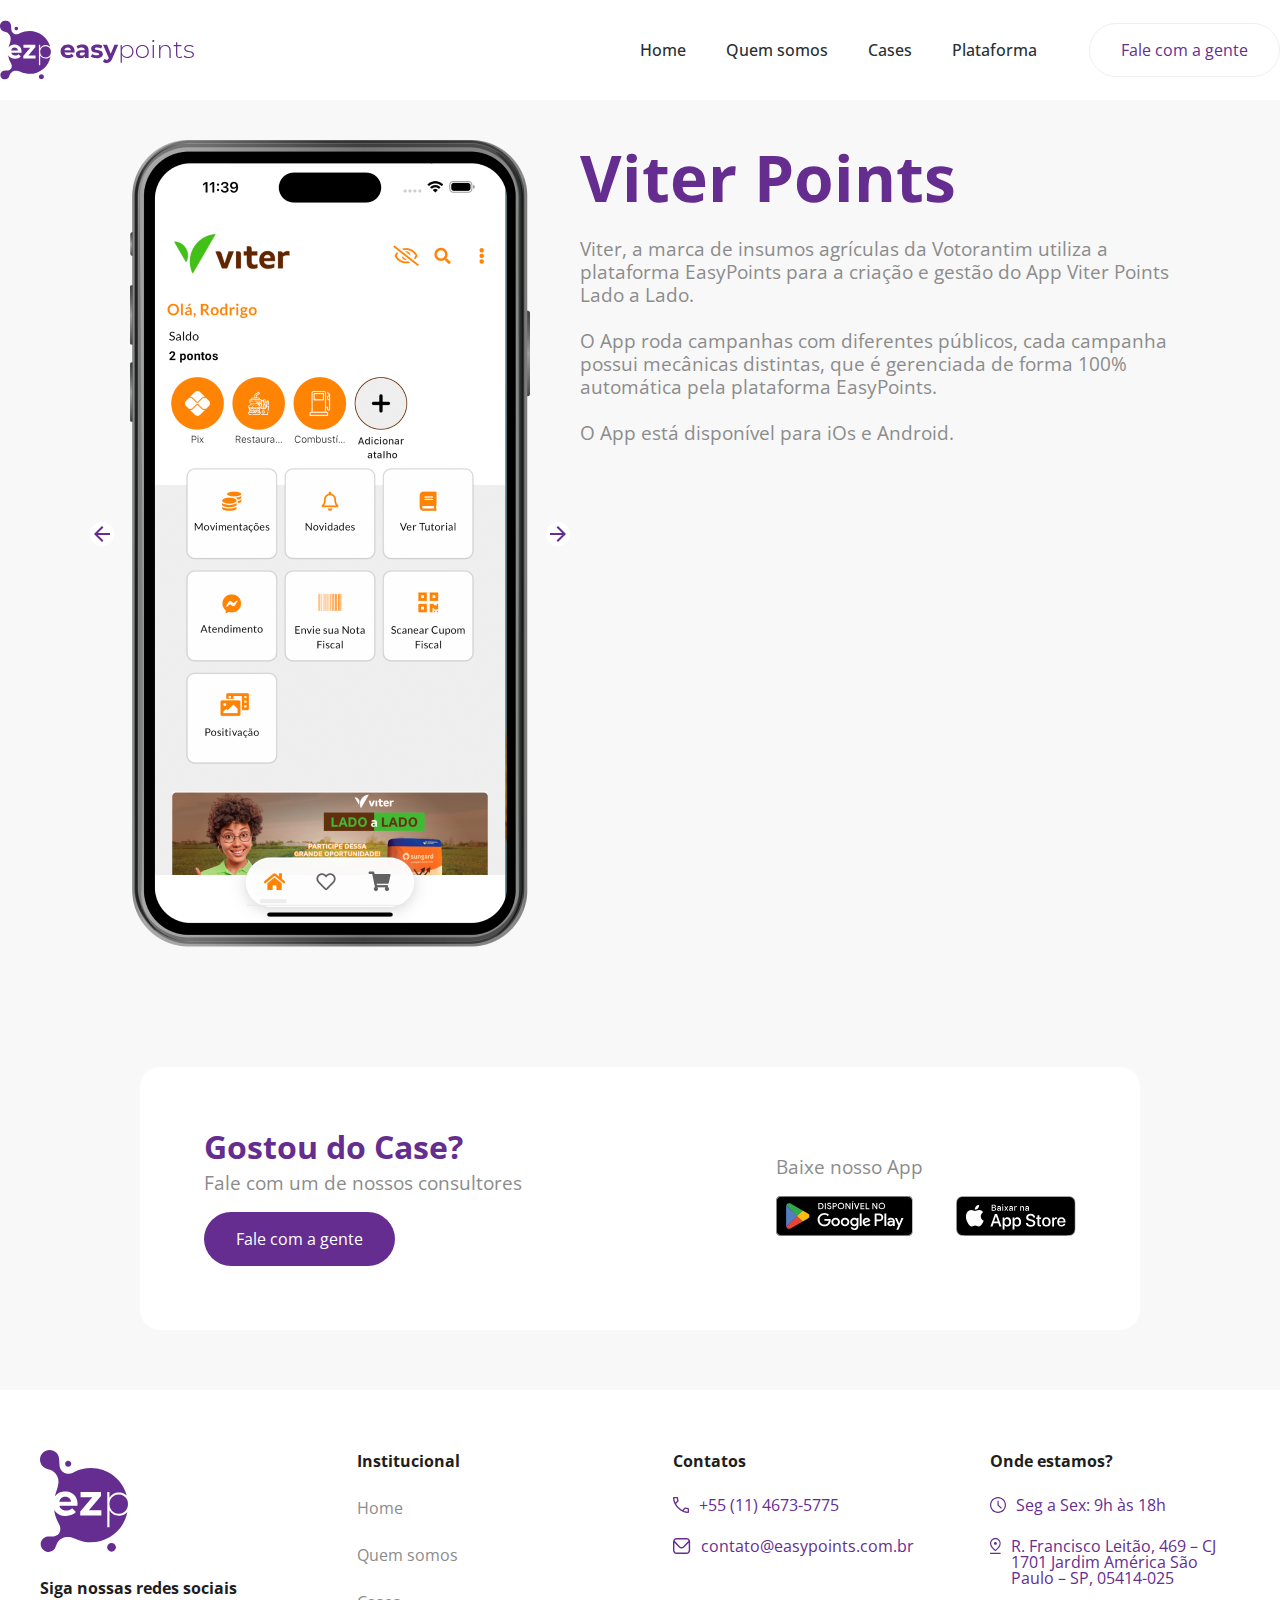
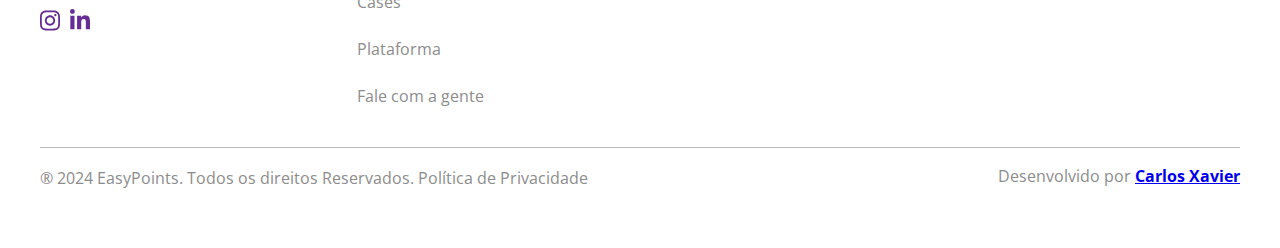
<file: viter/viter.html>
<!DOCTYPE html>
<html lang="pt-br">

<head>
    <meta charset="UTF-8">
    <meta name="viewport" content="width=device-width, initial-scale=1.0">
    <title>Viter Points - EasyPoints Incentivos</title>
    <link rel="stylesheet" href="../css/style.css">
    <link rel="stylesheet" href="../css/swiper-bundle.min.css">
    <meta name="description"
        content="Saiba mais sobre a EasyPoints, a plataforma de automação em campanhas de incentivo, única com App 100% personalizado e customizado.">
    <link rel="apple-touch-icon" sizes="180x180" href="../favicon/apple-touch-icon.png">
    <link rel="icon" type="image/png" sizes="32x32" href="../favicon/favicon-32x32.png">
    <link rel="icon" type="image/png" sizes="16x16" href="../favicon/favicon-16x16.png">
    <link rel="manifest" href="../favicon/site.webmanifest">
    <meta name="msapplication-TileColor" content="#da532c">
    <meta name="theme-color" content="#ffffff">
</head>

<body>

    <header>
        <div class="menu_mobile">

            <a href="../index.html">
                <img src="../img/easy-points_logo.svg" alt="Easy points">
            </a>

            <svg class="menu_open" width="64" height="30" viewBox="0 0 64 30" fill="none"
                xmlns="http://www.w3.org/2000/svg">
                <rect width="64" height="2" rx="1" fill="#652d90" />
                <rect y="14" width="42.9589" height="2" rx="1" fill="#652d90" />
                <rect y="28" width="56.9863" height="2" rx="1" fill="#652d90" />
            </svg>

        </div>

        <div class="container_menu" id="container_menu">
            <div class="container_menu_int">
                <div class="area_menu">

                    <svg class="close" width="33" height="32" viewBox="0 0 33 32" fill="none"
                        xmlns="http://www.w3.org/2000/svg">
                        <rect x="0.583984" y="30.4811" width="42.9589" height="2" rx="1"
                            transform="rotate(-45 0.583984 30.4811)" fill="#ffffff" />
                        <rect x="30.9604" y="31.8955" width="42.9589" height="2" rx="1"
                            transform="rotate(-135 30.9604 31.8955)" fill="#ffffff" />
                    </svg>

                    <a href="../index.html">
                        <img class="logo_desktop" src="../img/easy-points_logo.svg" alt="Easy points">
                    </a>

                    <div class="area_menu_btn">
                        <nav>
                            <ul>
                                <li>
                                    <a href="../index.html">Home</a>
                                </li>
                                <li>
                                    <a href="../quem_somos.html">Quem somos</a>
                                </li>
                                <li>
                                    <a href="../cases.html">Cases</a>
                                </li>
                                <li>
                                    <a href="../plataforma.html">Plataforma</a>
                                </li>
                            </ul>
                        </nav>

                        <a class="btn_menu_link" href="../contato.html">
                            <h2>
                                Fale com a gente
                            </h2>
                        </a>

                    </div>

                </div>
            </div>
        </div>
    </header>

    <div class="area_up">
        <img src="../img/set_up.svg" alt="">
    </div>

    <div class="container_projeto">
        <div class="container_projeto_int">
            <div class="area_projeto">

                <div class="swiper_1 swiper mx-0 ml-0 p-0 relative overflow-hidden transition-opacity h-8"
                    x-ref="container">
                    <div class="swiper-wrapper flex flex-rows justify-start items-center text-sm !ease-linear">

                        <div class="swiper-slide">
                            <img src="../img_viter/viter_1.png" alt="">
                        </div>
                        <div class="swiper-slide">
                            <img src="../img_viter/viter_2.png" alt="">
                        </div>
                        <div class="swiper-slide">
                            <img src="../img_viter/viter_3.png" alt="">
                        </div>

                    </div>
                    <img class="swiper-button-prev" src="../img/arrow_prev.svg" alt="">
                    <img class="swiper-button-next" src="../img/arrow_next.svg" alt="">

                </div>


                <div class="area_text_projeto">
                    <div class="title_projeto">
                        <h2>
                            Viter Points
                        </h2>
                    </div>
                    <div class="sub_title_projeto">
                        <p>
                            Viter, a marca de insumos agrículas da Votorantim utiliza a plataforma EasyPoints para a
                            criação e gestão do App Viter Points Lado a Lado.<br><br>

                            O App roda campanhas com diferentes públicos, cada campanha possui mecânicas distintas, que
                            é gerenciada de forma 100% automática pela plataforma EasyPoints.<br><br>

                            O App está disponível para iOs e Android.
                        </p>
                    </div>
                </div>

            </div>
        </div>
    </div>


    <div class="container_box_case">
        <div class="container_box_case_int">
            <div class="area_box_case">
                <div class="area_box_case_int">
                    <div class="area_text_box_case">
                        <div class="area_titles_box_case">
                            <div class="title_box_case">
                                <h2>
                                    Gostou do Case?
                                </h2>
                            </div>
                            <div class="sub_title_box_case">
                                <p>
                                    Fale com um de nossos consultores
                                </p>
                            </div>
                        </div>

                        <a class="btn_case" href="#">
                            <h2>
                                Fale com a gente
                            </h2>
                        </a>
                        
                    </div>

                    <div class="area_app_case">
                        <div class="title_app_case">
                            <h2>
                                Baixe nosso App
                            </h2>
                        </div>
    
                        <div class="area_app">
                            <a href="#">
                                <img src="../img/icon-googleplay-adges.svg" alt="">
                            </a>
                            <a href="#">
                                <img src="../img/icon-apple-adges.svg" alt="">
                            </a>
                        </div>
                    </div>
                </div>

            </div>
        </div>
    </div>



    <footer id="footer">
        <div class="container_footer">
            <div class="container_footer_int">
                <div class="area_footer">
                    <div class="area_footer_1">
                        <img class="logo_footer" src="../img/eazypoints-footer.svg" alt="">

                        <div class="redes_sociais">
                            <h2>
                                Siga nossas redes sociais
                            </h2>
                            <div class="area_redes_sociais">
                                <a href="#"><img src="../img/instagram.svg" alt=""></a>
                                <a href="#"><img src="../img/linkedin.svg" alt=""></a>
                            </div>

                        </div>

                    </div>


                    <div class="area_footer_1">

                        <div class="area_2_footer_texts">
                            <div class="title_area_footer">
                                <h2>
                                    Institucional
                                </h2>
                            </div>
                            <a href="../index.html">
                                <h2 class="active">Home</h2>
                            </a>

                            <a href="../quem_somos.html">
                                <h2>Quem somos</h2>
                            </a>

                            <a href="../cases.html">
                                <h2>Cases</h2>
                            </a>

                            <a href="../plataforma.html">
                                <h2>Plataforma</h2>
                            </a>

                            <a href="../contato.html">
                                <h2>Fale com a gente</h2>
                            </a>


                        </div>

                    </div>

                    <div class="area_footer_1">
                        <div class="area_2_footer_texts">
                            <div class="title_area_footer">
                                <h2>
                                    Contatos
                                </h2>
                            </div>

                            <div class="area_contato">
                                <img src="../img/tel.svg" alt="">
                                <div class="info_footer">
                                    <p>
                                        <a href="tel:+551146735775">
                                            +55 (11) 4673-5775
                                        </a>
                                    </p>
                                </div>
                            </div>

                            <div class="area_contato">
                                <img src="../img/email.svg" alt="">
                                <div class="info_footer">
                                    <p>
                                        <a href="mailto:contato@easypoints.com.br"
                                            aria-label="contato@easypoints.com.br">
                                            contato@easypoints.com.br
                                        </a>
                                    </p>
                                </div>
                            </div>

                        </div>

                    </div>

                    <div class="area_footer_1">
                        <div class="area_2_footer_texts">
                            <div class="title_area_footer">
                                <h2>
                                    Onde estamos?
                                </h2>
                            </div>

                            <div class="area_contato">
                                <img src="../img/horario.svg" alt="">
                                <div class="info_footer">
                                    <p>
                                        Seg a Sex: 9h às 18h
                                    </p>
                                </div>
                            </div>

                            <div class="area_contato">
                                <img src="../img/localizacao.svg" alt="">
                                <div class="info_footer">
                                    <p>
                                        <a href="https://maps.app.goo.gl/r9fkbQzHzkMbqe3LA">
                                            R. Francisco Leitão, 469 – CJ 1701 Jardim América São Paulo – SP, 05414-025
                                        </a>
                                    </p>
                                </div>
                            </div>
                        </div>
                    </div>

                </div>

                <div class="area_copy">
                    <div class="title_copy">
                        <p>
                            ® 2024 EasyPoints. Todos os direitos Reservados. Política de Privacidade
                        </p>
                    </div>
                    <div class="desenvolvido">
                        <p>
                            Desenvolvido por <a href="https://carlosxavier.dev.br/" target="_blank">Carlos Xavier</a>
                        </p>
                    </div>
                </div>

            </div>
        </div>
    </footer>


    <script src="https://cdn.jsdelivr.net/npm/swiper@11/swiper-bundle.min.js"></script>
    <script defer src="../js/script.js"></script>

    <script>


        const swiper_1 = new Swiper('.swiper_1', {
            // Optional parameters
            direction: 'horizontal',

            // If we need pagination
            pagination: {
                el: '.swiper-pagination',
                clickable: true,
            },

            autoplay: {
                delay: 7000,
                disableOnInteraction: false,
                pauseOnMouseEnter: true,
            },
            spaceBetween: 0,
            centeredSlides: false,
            loop: true,
            slidesPerView: 1,


            breakpoints: {
                // when window width is >= 320px
                320: {
                    slidesPerView: 1,

                },
                // when window width is >= 480px
                480: {
                    slidesPerView: 1,

                },
                // when window width is >= 640px
                640: {
                    slidesPerView: 1,

                },
                // when window width is >= 1024px
                1024: {
                    slidesPerView: 1,

                },
                1440: {
                    slidesPerView: 1,

                }
            },


            // Navigation arrows
            navigation: {
                nextEl: '.swiper-button-next',
                prevEl: '.swiper-button-prev',
            },

        });

    </script>

</body>

</html>
</file>
<file: css/style.css>
@import"https://fonts.googleapis.com/css2?family=Open+Sans:ital,wght@0,300..800;1,300..800&display=swap";*{box-sizing:border-box;font-family:"Open Sans"}body{margin:0px;padding:0px;background-color:#f8f8f8}:root{--color-content-text: #8c8c8c;--color-content-heading: #1e1e1e;--color-content-primary: #652d90}h1,h2,h3,p{margin:0px}header{width:100%;position:fixed;z-index:99;top:0px;background-color:#fff}.area_up{position:fixed;right:20px;bottom:20px;display:flex;justify-content:center;align-items:center;border-radius:100px;width:80px;height:80px;background:#fff;border-color:#efefef;box-shadow:0px 20px 40px 0px rgba(30,30,30,.3);opacity:0;visibility:hidden;transition:all ease 200ms;cursor:pointer;z-index:999}.area_up.active{opacity:1;visibility:visible}.area_up:hover{transform:scale3d(1.05, 1.05, 1.05)}.menu_open{display:none}.close{display:none}.menu_mobile{display:none}.container_menu{display:flex;justify-content:center;width:100%}.container_menu .container_menu_int{display:flex;justify-content:center;align-items:center;width:100%;max-width:1280px}.container_menu .container_menu_int .area_menu{display:flex;align-items:center;justify-content:space-between;width:100%;padding:20px 0px 20px 0px}.container_menu .container_menu_int .area_menu a{display:flex}.area_menu_btn{display:flex;align-items:center;justify-content:space-between;width:100%;max-width:640px}.area_menu_btn nav{width:100%;max-width:max-content}.area_menu_btn nav ul{display:flex;align-items:center;gap:40px;padding:0px;margin:0px;width:100%;max-width:max-content}.area_menu_btn nav ul li{list-style:none}.area_menu_btn nav ul li .active{color:#652d90;font-weight:bold}.area_menu_btn nav ul li a{color:#283032;font-weight:500;font-size:1em;line-height:100%;transition:all ease 200ms;text-decoration:none}.area_menu_btn nav ul li a:hover{color:#652d90}.area_menu_btn a{text-decoration:none}.area_menu_btn .btn_menu_link{position:relative;padding:1em 2em;border-radius:3em}.area_menu_btn .btn_menu_link h2{font-size:1em;color:var(--color-content-primary);font-weight:400;z-index:1}.area_menu_btn .btn_menu_link:hover h2{color:#fff !important}.area_menu_btn .btn_menu_link:hover::after{opacity:1}.area_menu_btn .btn_menu_link:hover::after h2{color:#fff !important}.area_menu_btn .btn_menu_link:before{content:"";position:absolute;top:0;left:0;right:0;bottom:0;border:1px solid #efefef;border-radius:3em}.area_menu_btn .btn_menu_link:after{content:"";position:absolute;top:0;left:0;right:0;bottom:0;opacity:0;transition:opacity .3s;background:linear-gradient(90deg, #652d90, #9747ff);border-radius:3em}.container_1{display:flex;justify-content:center;width:100%;padding-top:100px}.container_1 .container_1_int{display:flex;justify-content:center;align-items:center;max-width:1280px;width:100%}.container_1 .container_1_int .area_container_1{display:flex;align-items:center;justify-content:center;gap:0px;width:100%}.container_1 .container_1_int .area_container_1 .hero_home{max-width:700px;width:100%;height:auto}.container_1 .container_1_int .area_container_1 .area_text_container_1{display:flex;flex-direction:column;gap:20px;width:100%;max-width:560px}.container_1 .container_1_int .area_container_1 .area_text_container_1 img{max-width:max-content;width:100%;height:auto}.container_1 .container_1_int .area_container_1 .area_text_container_1 .area_titles_container_1{display:flex;flex-direction:column;gap:0px}.container_1 .container_1_int .area_container_1 .area_text_container_1 .area_titles_container_1 .info_container_1 p{font-size:1em;color:var(--color-content-text);font-weight:400}.container_1 .container_1_int .area_container_1 .area_text_container_1 .area_titles_container_1 .title_container_1 h1{font-size:3.3em;color:var(--color-content-heading);font-weight:700}.container_1 .container_1_int .area_container_1 .area_text_container_1 .sub_title_container_1 p{font-size:1.7em;font-weight:700;color:var(--color-content-primary);line-height:130%}.container_1 .container_1_int .area_container_1 .area_text_container_1 .sub_title_container_1 p b{font-weight:800}.container_1 .container_1_int .area_container_1 .area_text_container_1 .sub_info_container_1 p{font-size:1em;color:var(--color-content-text);font-weight:400}.container_1 .container_1_int .area_container_1 .area_text_container_1 .sub_info_container_1 p b{font-weight:700}.container_1 .container_1_int .area_container_1 .area_text_container_1 .area_app_containe_1{display:flex;justify-content:flex-start;align-items:flex-start;gap:20px}.container_1 .container_1_int .area_container_1 .area_text_container_1 .area_app_containe_1 a img{max-width:max-content;width:100%;height:auto}.container_1 .container_1_int .area_container_1 .area_text_container_1 .area_app_containe_1 .sub_info_container_1{max-width:200px;width:100%}.container_1 .container_1_int .area_container_1 .area_text_container_1 .area_app_containe_1 .sub_info_container_1 p{font-size:1em;color:var(--color-content-text);font-weight:400}.container_1 .container_1_int .area_container_1 .area_text_container_1 .area_app_containe_1 .sub_info_container_1 p b{font-weight:700}.container_2{display:flex;justify-content:center;width:100%;padding:60px 0px 60px 0px}.container_2 .container_2_int{display:flex;justify-content:flex-start;align-items:flex-start;flex-direction:column;gap:40px;max-width:1280px;width:100%}.container_2 .container_2_int .area_container_2{display:flex;justify-content:flex-start;align-items:flex-end;gap:20px}.container_2 .container_2_int .area_container_2 .swiper_1{width:100%;height:100%;max-width:380px !important;overflow-y:visible !important}.container_2 .container_2_int .area_container_2 .swiper-button-next,.container_2 .container_2_int .area_container_2 .swiper-button-prev{width:10px}.container_2 .container_2_int .area_container_2 .swiper-slide{display:flex !important;justify-content:center}.container_2 .container_2_int .area_container_2 .area_text_container_2{display:flex;flex-direction:column;gap:10px;width:100%;max-width:460px}.container_2 .container_2_int .area_container_2 .area_text_container_2 .info_container_2 p{font-size:1em;color:var(--color-content-text);font-weight:400}.container_2 .container_2_int .area_container_2 .area_text_container_2 .title_container_2 h2{font-size:2em;font-weight:700;color:var(--color-content-heading);line-height:120%}.container_2 .container_2_int .area_container_2 .area_text_container_2 .title_container_2 h2 b{color:var(--color-content-primary)}.container_2 .container_2_int .area_container_2 .area_text_container_2 .sub_title_container_2 p{font-size:1em;color:var(--color-content-text);font-weight:400}.container_2 .container_2_int .area_box_container_2{display:flex;justify-content:center;align-items:center;gap:20px;max-width:1140px;width:100%}.container_2 .container_2_int .area_box_container_2 .box_container_2:hover{box-shadow:0 .1rem .2rem rgba(0,0,0,.1),0 .33rem 1rem rgba(101,45,144,.2);transform:scale3d(1.02, 1.02, 1.02)}.container_2 .container_2_int .area_box_container_2 .box_container_2{background-color:#fff;width:100%;max-width:300px;height:260px;border-radius:.4rem;box-shadow:0 .03rem .06rem rgba(0,0,0,.1),0 .1rem .3rem rgba(0,0,0,.1);transition-duration:.3s}.container_2 .container_2_int .area_box_container_2 .box_container_2 .box_container_2_int{display:flex;flex-direction:column;gap:20px;padding:40px 20px}.container_2 .container_2_int .area_box_container_2 .box_container_2 .box_container_2_int .title_box_container_2 h2{font-size:1.4em;color:var(--color-content-heading);font-weight:700;line-height:120%;text-rendering:optimizeLegibility}.container_2 .container_2_int .area_box_container_2 .box_container_2 .box_container_2_int .sub_title_box_container_2 p{font-size:1em;color:var(--color-content-heading);font-weight:400}.container_3{display:flex;justify-content:center;width:100%;padding:0px 0px 60px 0px}.container_3 .container_3_int{display:flex;justify-content:center;align-items:center;width:100%;max-width:1280px}.container_3 .container_3_int .area_container_3{display:flex;justify-content:flex-start;align-items:flex-start;gap:60px;width:100%}.container_3 .container_3_int .area_container_3 .pix_ezp{max-width:max-content;width:100%;height:auto}.container_3 .container_3_int .area_container_3 .area_text_container_3{display:flex;flex-direction:column;gap:40px;max-width:620px;width:100%}.container_3 .container_3_int .area_container_3 .area_text_container_3 .area_title_container_3{display:flex;flex-direction:column;gap:20px}.container_3 .container_3_int .area_container_3 .area_text_container_3 .swiper_2{width:100%;height:100%;max-width:640px !important;overflow-y:visible !important}.container_3 .container_3_int .area_container_3 .area_text_container_3 .swiper-button-next,.container_3 .container_3_int .area_container_3 .area_text_container_3 .swiper-button-prev{width:25px}.container_3 .container_3_int .area_container_3 .area_text_container_3 .swiper-slide{display:flex !important;justify-content:center}.container_3 .container_3_int .area_container_3 .area_text_container_3 .swiper-button-prev,.container_3 .container_3_int .area_container_3 .area_text_container_3 .swiper-button-next{top:-15px}.container_3 .container_3_int .area_container_3 .area_text_container_3 .swiper-button-prev{left:0px}.container_3 .container_3_int .area_container_3 .area_text_container_3 .swiper-button-next{left:40px}.container_3 .container_3_int .area_container_3 .area_text_container_3 .area_box_text_container_3{display:flex;flex-direction:column;gap:20px;max-width:320px;width:100%}.container_3 .container_3_int .area_container_3 .area_text_container_3 .area_box_text_container_3 .title_box_container_3 h2{font-size:1.2em;color:var(--color-content-primary);font-weight:700;line-height:120%;text-rendering:optimizeLegibility}.container_3 .container_3_int .area_container_3 .area_text_container_3 .area_box_text_container_3 .sub_title_box_container_3 p{font-size:1em;color:var(--color-content-text);font-weight:400}.container_3 .container_3_int .area_container_3 .area_text_container_3 .title_container_3 h2{font-size:2em;font-weight:700;color:var(--color-content-heading);line-height:120%}.container_3 .container_3_int .area_container_3 .area_text_container_3 .sub_title_container_3 p{font-size:1em;color:var(--color-content-text);font-weight:400}.container_4{display:flex;justify-content:center;width:100%;padding:60px 0px 60px 0px}.container_4 .container_4_int{display:flex;justify-content:center;align-items:center;width:100%;max-width:1280px}.container_4 .container_4_int .area_container_4{display:flex;flex-direction:column;gap:20px;width:100%}.container_4 .container_4_int .area_container_4 .title_container_4 h2{font-size:1.6em;font-weight:700;color:var(--color-content-primary);line-height:120%}.container_4 .container_4_int .area_container_4 .swiper_3{width:100%;height:100%;max-width:1280px !important;overflow-y:visible !important}.container_4 .container_4_int .area_container_4 .swiper-button-next,.container_4 .container_4_int .area_container_4 .swiper-button-prev{width:25px}.container_4 .container_4_int .area_container_4 .swiper-slide{display:flex !important;justify-content:center}.container_4 .container_4_int .area_container_4 .swiper-slide img{max-width:max-content;width:100%;height:auto}.container_5{display:flex;justify-content:center;width:100%;background-color:#652d90;padding:60px 0px 60px 0px;border-radius:30px}.container_5 .container_5_int{display:flex;justify-content:center;align-items:center;width:100%;max-width:1280px}.container_5 .container_5_int .area_container_5{display:flex;justify-content:center;align-items:center;flex-direction:column;gap:40px;width:100%}.container_5 .container_5_int .area_container_5 .area_low_code{display:flex;align-items:center;flex-direction:column;text-align:center;gap:40px;width:100%;max-width:720px}.container_5 .container_5_int .area_container_5 .area_low_code .lowcode{max-width:max-content;width:100%;height:auto}.container_5 .container_5_int .area_container_5 .area_low_code .area_titles_low_code{display:flex;flex-direction:column;gap:10px}.container_5 .container_5_int .area_container_5 .area_low_code .area_titles_low_code .title_low_code h2{font-size:1.8em;font-weight:600;color:#fff;line-height:120%}.container_5 .container_5_int .area_container_5 .area_low_code .area_titles_low_code .title_low_code h2 b{font-weight:800}.container_5 .container_5_int .area_container_5 .area_low_code .area_titles_low_code .sub_title_low_code p{font-size:1.2em;font-weight:400;color:#fff;line-height:120%}.container_5 .container_5_int .area_container_5 .area_beneficios{display:flex;justify-content:center;align-items:center;gap:60px}.container_5 .container_5_int .area_container_5 .area_beneficios .area_icones{display:flex;flex-direction:column;gap:20px;max-width:380px;width:100%}.container_5 .container_5_int .area_container_5 .area_beneficios .area_icones .icones_beneficios{display:flex;align-items:flex-start;gap:20px;width:100%}.container_5 .container_5_int .area_container_5 .area_beneficios .area_icones .icones_beneficios .area_text_beneficios{display:flex;flex-direction:column;gap:10px}.container_5 .container_5_int .area_container_5 .area_beneficios .area_icones .icones_beneficios .area_text_beneficios .title_beneficios h2{font-size:1.4em;font-weight:700;color:#fff;line-height:120%}.container_5 .container_5_int .area_container_5 .area_beneficios .area_icones .icones_beneficios .area_text_beneficios .sub_title_beneficios p{font-size:1.2em;font-weight:400;color:#fff;line-height:120%}.container_5 .container_5_int .area_container_5 .area_beneficios .area_player{width:720px;max-width:100%;height:auto}.container_5 .container_5_int .area_container_5 .area_beneficios .icon_video{transition:all ease}.container_5 .container_5_int .area_container_5 .area_beneficios .icon_video{-webkit-animation:move_icon 700ms ease-in-out;-moz-animation:move_icon 700ms ease-in-out;-o-animation:move_icon 700ms ease-in-out;animation:move_icon 700ms ease-in-out;animation-iteration-count:infinite;animation-direction:alternate;cursor:pointer;max-width:100px;width:100%;height:auto}@keyframes move_icon{from{transform:scale3d(1, 1, 1)}to{transform:scale3d(1.2, 1.2, 1.2)}}.container_5 .container_5_int .area_container_5 .area_beneficios .thumb_1{display:flex;align-items:center;justify-content:center;background-color:rgba(0,0,0,0);background-repeat:no-repeat;background-size:cover;width:100%;height:100%;position:absolute;left:0%;right:0%;top:0%;bottom:0%;margin:auto;background-position:center;cursor:pointer;z-index:1}.container_5 .container_5_int .area_container_5 .area_beneficios .thumb_2{display:none;align-items:center;justify-content:center;background-color:rgba(0,0,0,0);background-repeat:no-repeat;background-size:cover;width:100%;height:100%;position:absolute;left:0%;right:0%;top:0%;bottom:0%;margin:auto;background-position:center;cursor:pointer;z-index:1}.container_5 .container_5_int .area_container_5 .area_beneficios .up_container{position:relative;padding-bottom:56.2%;max-height:90vh}.container_5 .container_5_int .area_container_5 .area_beneficios .up_container .player-wrapper{top:0;height:100%;width:100%}.container_5 .container_5_int .area_container_5 .area_beneficios .up_container .player-wrapper video,.container_5 .container_5_int .area_container_5 .area_beneficios .up_container .player-wrapper iframe,.container_5 .container_5_int .area_container_5 .area_beneficios .up_container .player-wrapper>div{border:none;width:100%;height:100%;position:absolute;border-radius:20px}.container_faq{display:flex;justify-content:center;width:100%;padding:60px 0px 60px 0px}.container_faq .container_faq_int{display:flex;justify-content:center;align-items:center;width:100%;max-width:1200px}.container_faq .container_faq_int .area_faq{display:flex;flex-direction:column;align-items:center;max-width:1000px;width:100%;gap:40px}.container_faq .container_faq_int .area_faq .title_faq_quests h2{font-size:2em;font-weight:700;color:var(--color-content-heading);line-height:120%}.container_faq .container_faq_int .area_faq .title_faq_quests h2 b{color:var(--color-content-primary)}.container_faq .container_faq_int .area_faq .faq_quests{display:flex;align-items:center;justify-content:center;flex-direction:column;max-width:980px;width:100%}.container_faq .container_faq_int .area_faq .faq_quests .title_faq_total{display:flex;flex-direction:column;gap:20px;align-items:center;max-width:940px;width:100%}.container_faq .container_faq_int .area_faq .faq_quests .title_faq_total .quest{display:flex;align-items:center;justify-content:space-between;gap:40px;width:100%;cursor:pointer;border-radius:1.25rem;padding:2.25rem;background-color:#fff;box-shadow:0 5px 16px rgba(0,0,0,.06);z-index:1}.container_faq .container_faq_int .area_faq .faq_quests .title_faq_total .quest h2{font-size:1.4em;font-weight:bold;color:#222;margin:0px}.container_faq .container_faq_int .area_faq .faq_quests .title_faq_total .quest .btn_1{max-width:max-content;height:auto;width:100%;background-color:var(--color-content-primary);padding:5px;border-radius:10px}.container_faq .container_faq_int .area_faq .faq_quests .title_faq_total .aswer{overflow:hidden;max-height:0px;opacity:0;transition:all ease-in-out 400ms;transform:scaleY(0.2);transform-origin:top;background-color:#fff;width:100%;z-index:0}.container_faq .container_faq_int .area_faq .faq_quests .title_faq_total .aswer h2{font-size:1.2em;color:#222;font-weight:400;margin:0px}.btn_2{overflow:hidden;max-height:0px;opacity:0;transition:all ease-in-out 400ms}.aswer.open_faq{margin-bottom:40px}.open_faq{display:flex;height:fit-content;max-height:100% !important;transition:all ease-in-out 400ms;opacity:1 !important;transform:scaleY(1) !important;margin-top:-40px;margin-bottom:20px;padding:2.8rem 2.25rem 2.25rem 2.25rem;border-radius:1.25rem}.close_faq h2{color:#7b23ee}.btn_open{opacity:1;max-height:100% !important;transition:all ease-in-out 400ms}.btn_close{opacity:0;transition:all ease-in-out 400ms}footer{width:100%;padding:60px 0px 40px 0px;background-color:#fff}.container_footer{display:flex;width:100%;justify-content:center}.container_footer_int{display:flex;max-width:1200px;width:100%;justify-content:space-between;flex-direction:column;gap:40px}.container_footer_int .area_copy{display:flex;justify-content:space-between;width:100%;border-top:1px solid rgba(140,140,140,.6);padding:1.25rem 0rem}.container_footer_int .area_copy .title_copy p{font-size:1em;color:var(--color-content-text);line-height:125%}.container_footer_int .area_copy .desenvolvido p{font-size:1em;color:var(--color-content-text);line-height:100%}.container_footer_int .area_copy .desenvolvido p a{font-weight:bold}.area_footer{display:flex;justify-content:space-between;align-items:flex-start;width:100%}.area_footer_1{display:flex;flex-direction:column;gap:25px;max-width:250px;width:100%}.area_footer_1 .area_footer_texts{display:flex;flex-direction:column;gap:25px}.area_footer_1 .area_footer_texts h2{font-size:1em;font-weight:400;color:var(--color-content-primary);margin:0px}.area_footer_1 .logo_footer{width:100%;max-width:88px;height:auto}.area_footer_1 .redes_sociais{display:flex;flex-direction:column;gap:10px;width:100%}.area_footer_1 .redes_sociais h2{color:var(--color-content-heading);font-weight:bold;font-size:16px}.area_footer_1 .redes_sociais .area_redes_sociais{display:flex;gap:10px}.area_footer_1 .redes_sociais .area_redes_sociais a img{max-width:20px;width:100%}.area_footer_1 .area_2_footer_texts{display:flex;flex-direction:column;gap:25px}.area_footer_1 .area_2_footer_texts .area_contato{display:flex;align-items:flex-start;gap:10px}.area_footer_1 .area_2_footer_texts .area_contato .info_footer p{font-size:1em;color:var(--color-content-primary);line-height:100%}.area_footer_1 .area_2_footer_texts .area_contato .info_footer p a{font-size:1em;color:var(--color-content-primary);line-height:100%}.area_footer_1 .area_2_footer_texts .title_area_footer h2{color:var(--color-content-heading);font-weight:bold;font-size:1em}.area_footer_1 .area_2_footer_texts a{text-decoration:none}.area_footer_1 .area_2_footer_texts h2{color:#8c8c8c;font-weight:400;font-size:1em}@media(max-width: 1024px){.menu_mobile{display:flex;justify-content:space-between;align-items:center;max-width:1280px;padding:20px 20px 20px 20px}@keyframes move{0%{left:-100%}100%{left:0px}}.menu_open{display:flex}.close{display:flex;position:absolute;top:20px;left:20px}#container_menu{display:none;width:100%;height:100vh;opacity:1;background:rgba(101,45,144,.7568627451);position:fixed;top:0px;z-index:99;transition:all ease 400ms}.container_menu{display:flex;justify-content:center;width:100%;height:100%}.container_menu_int{display:flex;justify-content:center;align-items:center;width:100%}.area_menu{flex-direction:column;width:100%}.area_close{display:flex;justify-content:center;align-items:center;width:100%;position:fixed;top:40px}.area_close_int{display:flex;align-items:center;justify-content:space-between;width:100%;max-width:1220px}.close{cursor:pointer;max-width:max-content;width:100%}.area_menu nav{width:100%}.area_menu nav ul{display:flex;align-items:center;flex-direction:column;gap:25px;justify-content:center;margin:0px;padding:0px}.logo_desktop{display:none}.area_menu nav ul a{font-size:30px;color:#fff}.area_menu nav ul a:hover{color:#fff}.area_menu_btn{flex-direction:column;gap:40px}.area_menu_btn nav{width:100%;max-width:max-content}.area_menu_btn nav ul{display:flex;align-items:center;gap:40px;padding:0px;margin:0px;width:100%;max-width:max-content}.area_menu_btn nav ul li{list-style:none}.area_menu_btn nav ul li .active{color:#fff;font-weight:bold}.area_menu_btn nav ul li a{color:#fff;font-weight:500;font-size:2em;line-height:100%;transition:all ease 200ms;text-decoration:none}.area_menu_btn nav ul li a:hover{color:#fff}.area_menu_btn .btn_menu_link{position:relative;padding:1em 2em;border-radius:3em}.area_menu_btn .btn_menu_link h2{font-size:1.2em;color:#fff;font-weight:400;z-index:1}.area_menu_btn .btn_menu_link:hover h2{color:#fff !important}.area_menu_btn .btn_menu_link:hover::after{opacity:1}.area_menu_btn .btn_menu_link:hover::after h2{color:#fff !important}.area_menu_btn .btn_menu_link:before{content:"";position:absolute;top:0;left:0;right:0;bottom:0;border:1px solid #efefef;border-radius:3em}.area_menu_btn .btn_menu_link:after{content:"";position:absolute;top:0;left:0;right:0;bottom:0;opacity:0;transition:opacity .3s;background:linear-gradient(90deg, #652d90, #9747ff);border-radius:3em}.container_1{padding:100px 0px 0px 0px}.container_1 .container_1_int .area_container_1{flex-direction:column-reverse;gap:40px;padding:0px 20px}.container_2 .container_2_int .area_container_2{flex-direction:column;align-items:center;width:100%;padding:0px 20px}.container_2 .container_2_int .area_box_container_2{flex-wrap:wrap}.container_3 .container_3_int .area_container_3{flex-direction:column;align-items:center;padding:0px 20px}.container_4 .container_4_int .area_container_4{align-items:center;justify-content:center}.container_5 .container_5_int .area_container_5 .area_low_code{padding:0px 20px}.container_5 .container_5_int .area_container_5 .area_beneficios{flex-direction:column}.container_faq .container_faq_int .area_faq{padding:0px 20px}.area_footer{flex-wrap:wrap;padding:0px 20px}footer{padding:60px 0px 20px 0px}.container_footer_int .area_copy{padding:1.25rem;flex-wrap:wrap;gap:20px}}@media(max-width: 768px){.container_5 .container_5_int .area_container_5 .area_beneficios .area_player{width:480px}}@media(max-width: 480px){.container_1 .container_1_int .area_container_1 .area_text_container_1 .area_titles_container_1 .title_container_1 h1{font-size:2.8em}.container_1 .container_1_int .area_container_1 .area_text_container_1 .sub_title_container_1 p{font-size:1.5em}.container_2 .container_2_int .area_box_container_2{padding:0px 20px}.container_2 .container_2_int .area_box_container_2 .box_container_2{max-width:100%;height:auto}.container_2 .container_2_int .area_container_2 .area_text_container_2 .title_container_2 h2{font-size:1.6em}.container_3 .container_3_int{gap:0px}.container_3 .container_3_int .area_container_3 .area_text_container_3 .title_container_3 h2{font-size:1.6em}.container_3 .container_3_int .area_container_3 .area_text_container_3 .swiper-slide{justify-content:flex-start}.container_4{padding:40px 0px 40px 0px}.container_4 .container_4_int .area_container_4{padding:0px 20px}.container_4 .container_4_int .area_container_4 .title_container_4 h2{text-align:center}.container_5 .container_5_int .area_container_5{padding:0px 20px}.container_5 .container_5_int .area_container_5 .area_low_code .area_titles_low_code .title_low_code h2{font-size:1.4em}.container_5 .container_5_int .area_container_5 .area_beneficios .area_icones .icones_beneficios .area_text_beneficios .title_beneficios h2{font-size:1.2em}.container_5 .container_5_int .area_container_5 .area_beneficios .area_icones .icones_beneficios .area_text_beneficios .sub_title_beneficios p{font-size:1em}.container_5 .container_5_int .area_container_5 .area_beneficios .area_player{width:350px}.container_faq .container_faq_int .area_faq .faq_quests .title_faq_total .quest h2{font-size:1.2em}.container_faq .container_faq_int .area_faq .faq_quests .title_faq_total .aswer h2{font-size:1em}.area_footer{gap:40px}}.container_1_qs{display:flex;justify-content:center;width:100%;padding:140px 0px 60px 0px}.container_1_qs .container_1_qs_int{display:flex;justify-content:center;align-items:center;width:100%;max-width:1280px}.container_1_qs .container_1_qs_int .area_container_1_qs{display:flex;justify-content:center;align-items:center;gap:40px;width:100%}.container_1_qs .container_1_qs_int .area_container_1_qs img{max-width:max-content;width:100%;height:auto}.container_1_qs .container_1_qs_int .area_container_1_qs .area_text_container_1_qs{display:flex;flex-direction:column;gap:20px;max-width:620px;width:100%}.container_1_qs .container_1_qs_int .area_container_1_qs .area_text_container_1_qs .title_continer_1_qs h2{font-size:6em;font-weight:700;color:var(--color-content-primary);line-height:100%}.container_1_qs .container_1_qs_int .area_container_1_qs .area_text_container_1_qs .sub_title_continer_1_qs p{font-size:1em;color:var(--color-content-heading);font-weight:400}.container_1_qs .container_1_qs_int .area_container_1_qs .area_text_container_1_qs .sub_title_continer_1_qs p b{font-weight:bold}.container_2_qs{display:flex;justify-content:center;width:100%;padding:0px 0px 60px 0px;position:relative;z-index:1}.container_2_qs .logo_ezp{position:absolute;width:100%;max-width:max-content;opacity:.4;right:0px;z-index:0;top:-60px}.container_2_qs .container_2_qs_int{display:flex;justify-content:center;align-items:center;max-width:1280px;width:100%}.container_2_qs .container_2_qs_int .area_container_2_qs{display:flex;justify-content:center;align-items:flex-start;flex-direction:column;gap:20px;width:100%;max-width:620px}.container_2_qs .container_2_qs_int .area_container_2_qs .title_container_2_qs h2{font-size:2em;font-weight:700;color:var(--color-content-heading);line-height:120%}.container_2_qs .container_2_qs_int .area_container_2_qs .ssub_title_container_2_qs p{font-size:1.2em;font-weight:400;color:var(--color-content-heading);line-height:120%}.container_2_qs .container_2_qs_int .area_container_2_qs .ssub_title_container_2_qs p b{font-weight:bold}.container_3_qs{display:flex;justify-content:center;width:100%;position:relative;z-index:1;padding:0px 0px 60px 0px}.container_3_qs .container_3_qs_int{display:flex;justify-content:center;align-items:center;width:100%;max-width:1280px}.container_3_qs .container_3_qs_int .area_container_3_qs{display:flex;flex-direction:column;gap:40px;width:100%;max-width:1000px}.container_3_qs .container_3_qs_int .area_container_3_qs .box_container_3_qs{padding:4rem;background-color:var(--color-content-primary);border-radius:30px}.container_3_qs .container_3_qs_int .area_container_3_qs .box_container_3_qs .box_container_3_qs_int{display:flex;flex-direction:column;align-items:flex-start;justify-content:center;gap:20px;width:100%}.container_3_qs .container_3_qs_int .area_container_3_qs .box_container_3_qs .box_container_3_qs_int .swiper_2{width:100%;height:100%;max-width:640px !important;overflow-y:visible !important}.container_3_qs .container_3_qs_int .area_container_3_qs .box_container_3_qs .box_container_3_qs_int .swiper-button-next,.container_3_qs .container_3_qs_int .area_container_3_qs .box_container_3_qs .box_container_3_qs_int .swiper-button-prev{width:25px}.container_3_qs .container_3_qs_int .area_container_3_qs .box_container_3_qs .box_container_3_qs_int .swiper-slide{display:flex !important;justify-content:center}.container_3_qs .container_3_qs_int .area_container_3_qs .box_container_3_qs .box_container_3_qs_int .swiper-button-prev,.container_3_qs .container_3_qs_int .area_container_3_qs .box_container_3_qs .box_container_3_qs_int .swiper-button-next{top:-25px;background-color:#fff;border-radius:20px;height:30px;width:30px}.container_3_qs .container_3_qs_int .area_container_3_qs .box_container_3_qs .box_container_3_qs_int .swiper-button-prev{left:0px}.container_3_qs .container_3_qs_int .area_container_3_qs .box_container_3_qs .box_container_3_qs_int .swiper-button-next{left:40px}.container_3_qs .container_3_qs_int .area_container_3_qs .box_container_3_qs .box_container_3_qs_int .area_box_text_container_3{display:flex;flex-direction:column;gap:20px;max-width:320px;width:100%}.container_3_qs .container_3_qs_int .area_container_3_qs .box_container_3_qs .box_container_3_qs_int .area_box_text_container_3 .title_box_container_3 h2{font-size:1.2em;color:#fff;font-weight:700;line-height:120%;text-rendering:optimizeLegibility}.container_3_qs .container_3_qs_int .area_container_3_qs .box_container_3_qs .box_container_3_qs_int .area_box_text_container_3 .sub_title_box_container_3 p{font-size:1em;color:#fff;font-weight:400}.container_3_qs .container_3_qs_int .area_container_3_qs .box_container_3_qs .box_container_3_qs_int .title_container_3_qs h2{font-size:2em;font-weight:700;color:#fff;line-height:120%}.container_3_qs .container_3_qs_int .area_container_3_qs .box_container_3_qs .box_container_3_qs_int .sub_title_container_3_qs p{font-size:1.2em;font-weight:400;color:#fff;line-height:120%}@media(max-width: 1024px){.container_1_qs .container_1_qs_int .area_container_1_qs{flex-direction:column;padding:0px 20px}.container_1_qs .container_1_qs_int .area_container_1_qs .area_text_container_1_qs{align-items:center;justify-content:center;text-align:center}.container_1_qs .container_1_qs_int .area_container_1_qs .area_text_container_1_qs .title_continer_1_qs h2{font-size:3em}.container_2_qs .container_2_qs_int .area_container_2_qs{padding:0px 20px}.container_3_qs .container_3_qs_int .area_container_3_qs{padding:0px 20px}.container_3_qs .container_3_qs_int .area_container_3_qs .box_container_3_qs.area_2{padding:4rem 3rem 2rem 3rem}}@media(max-width: 480px){.container_1_qs .container_1_qs_int .area_container_1_qs{gap:20px}.container_2_qs .logo_ezp{display:none}.container_3_qs .container_3_qs_int .area_container_3_qs .box_container_3_qs{padding:2rem}}.container_cases{display:flex;justify-content:center;width:100%;height:66vh}.container_cases .container_cases_int{display:flex;justify-content:center;align-items:center;width:100%;max-width:1280px}.container_cases .container_cases_int .area_container_cases{display:flex;justify-content:center;align-items:center;flex-direction:column;gap:40px;width:100%}.container_cases .container_cases_int .area_container_cases .area_titles_cases{display:flex;align-items:center;flex-direction:column;gap:0px}.container_cases .container_cases_int .area_container_cases .area_titles_cases .info_cases p{font-size:1em;color:var(--color-content-text);font-weight:400}.container_cases .container_cases_int .area_container_cases .area_titles_cases .title_cases h2{font-size:4em;color:var(--color-content-primary);font-weight:700;line-height:100%}.container_cases .container_cases_int .area_container_cases .area_projetos_cases{display:flex;justify-content:center;align-items:center;gap:20px;width:100%;flex-wrap:wrap}.container_cases .container_cases_int .area_container_cases .area_projetos_cases .detalhes_case:hover>a .area_infos_case{opacity:1}.container_cases .container_cases_int .area_container_cases .area_projetos_cases .detalhes_case{position:relative;display:flex}.container_cases .container_cases_int .area_container_cases .area_projetos_cases .detalhes_case img{max-width:max-content;width:100%;height:auto;border-radius:5px}.container_cases .container_cases_int .area_container_cases .area_projetos_cases .detalhes_case a .area_infos_case{opacity:0;border-radius:6px;position:absolute;left:0px;top:0px;bottom:0px;right:0px;background:rgba(101,45,144,.9);transition:opacity .3s}.container_cases .container_cases_int .area_container_cases .area_projetos_cases .detalhes_case a .area_infos_case .area_infos_case_int{display:flex;align-items:center;justify-content:flex-end;flex-direction:column;text-align:center;height:100%;padding:1rem 1rem 2rem 1rem;gap:10px}.container_cases .container_cases_int .area_container_cases .area_projetos_cases .detalhes_case a .area_infos_case .area_infos_case_int .title_info_case h2{font-size:1.2em;color:#fff;font-weight:bold}.container_cases .container_cases_int .area_container_cases .area_projetos_cases .detalhes_case a .area_infos_case .area_infos_case_int .sub_title_info_case p{font-size:1em;color:#fff;font-weight:400}@media(max-width: 480px){.container_cases{padding:140px 0px 60px 0px;height:auto}.container_cases .container_cases_int .area_container_cases{padding:0px 20px}.container_cases .container_cases_int .area_container_cases .area_titles_cases .title_cases h2{font-size:3em}}.container_projeto{display:flex;justify-content:center;width:100%;padding:140px 0px 60px 0px}.container_projeto .container_projeto_int{display:flex;justify-content:center;align-items:center;width:100%;max-width:1280px}.container_projeto .container_projeto_int .area_projeto{display:flex;justify-content:center;align-items:flex-start;gap:0px;width:100%;max-width:max-content}.container_projeto .container_projeto_int .area_projeto .swiper_1{width:100%;height:100%;max-width:500px !important}.container_projeto .container_projeto_int .area_projeto .swiper_1 img{max-width:max-content;width:100%;height:auto}.container_projeto .container_projeto_int .area_projeto .swiper-button-next,.container_projeto .container_projeto_int .area_projeto .swiper-button-prev{width:25px;height:25px;background-color:#fff;border-radius:20px}.container_projeto .container_projeto_int .area_projeto .swiper-slide{display:flex !important;justify-content:center}.container_projeto .container_projeto_int .area_projeto .area_text_projeto{display:flex;flex-direction:column;gap:20px;max-width:620px;width:100%}.container_projeto .container_projeto_int .area_projeto .area_text_projeto .title_projeto h2{font-size:4em;font-weight:700;color:var(--color-content-primary);line-height:120%}.container_projeto .container_projeto_int .area_projeto .area_text_projeto .sub_title_projeto p{font-size:1.2em;font-weight:400;color:var(--color-content-text);line-height:120%}.container_box_case{display:flex;justify-content:center;width:100%;margin:60px 0px 60px 0px}.container_box_case .container_box_case_int{display:flex;justify-content:center;align-items:center;width:100%;max-width:1280px}.container_box_case .container_box_case_int .area_box_case{padding:4rem;width:100%;max-width:1000px;background-color:#fff;border-radius:20px}.container_box_case .container_box_case_int .area_box_case .area_box_case_int{display:flex;align-items:center;justify-content:space-between;width:100%}.container_box_case .container_box_case_int .area_box_case .area_box_case_int .area_text_box_case{display:flex;flex-direction:column;gap:20px;width:100%;max-width:320px}.container_box_case .container_box_case_int .area_box_case .area_box_case_int .area_text_box_case .area_titles_box_case{display:flex;flex-direction:column;gap:10px}.container_box_case .container_box_case_int .area_box_case .area_box_case_int .area_text_box_case .area_titles_box_case .title_box_case h2{font-size:2em;color:var(--color-content-primary);font-weight:700;line-height:100%}.container_box_case .container_box_case_int .area_box_case .area_box_case_int .area_text_box_case .area_titles_box_case .sub_title_box_case p{font-size:1.2em;color:var(--color-content-text);font-weight:400;line-height:100%}.container_box_case .container_box_case_int .area_box_case .area_box_case_int .area_text_box_case .btn_case{position:relative;padding:1em 2em;border-radius:3em;max-width:max-content;text-decoration:none}.container_box_case .container_box_case_int .area_box_case .area_box_case_int .area_text_box_case .btn_case h2{font-size:1em;color:#fff;font-weight:400;position:relative;z-index:1}.container_box_case .container_box_case_int .area_box_case .area_box_case_int .area_text_box_case .btn_case:hover h2{color:#fff}.container_box_case .container_box_case_int .area_box_case .area_box_case_int .area_text_box_case .btn_case:hover::after{opacity:1}.container_box_case .container_box_case_int .area_box_case .area_box_case_int .area_text_box_case .btn_case:hover::after h2{color:#fff}.container_box_case .container_box_case_int .area_box_case .area_box_case_int .area_text_box_case .btn_case:before{content:"";position:absolute;top:0;left:0;right:0;bottom:0;border-radius:3em;background-color:#652d90}.container_box_case .container_box_case_int .area_box_case .area_box_case_int .area_text_box_case .btn_case:after{content:"";position:absolute;top:0;left:0;right:0;bottom:0;opacity:0;transition:opacity .3s;background:linear-gradient(90deg, #652d90, #9747ff);border-radius:3em}.container_box_case .container_box_case_int .area_box_case .area_app_case{display:flex;flex-direction:column;gap:20px;max-width:300px;width:100%}.container_box_case .container_box_case_int .area_box_case .area_app_case .title_app_case h2{font-size:1.2em;color:var(--color-content-text);font-weight:400;line-height:100%}.container_box_case .container_box_case_int .area_box_case .area_app_case .area_app{display:flex;align-items:center;justify-content:space-between;width:100%}@media(max-width: 1024px){.container_projeto .container_projeto_int .area_projeto{flex-direction:column-reverse;gap:40px;padding:0px 20px}.container_projeto .container_projeto_int .area_projeto .area_text_projeto .title_projeto h2{font-size:2.5em}.container_box_case{margin:0px 0px 60px 0px}.container_box_case .container_box_case_int .area_box_case{margin:0px 20px;padding:2rem}.container_box_case .container_box_case_int .area_box_case .area_box_case_int{flex-direction:column;gap:40px}.container_box_case .container_box_case_int .area_box_case .area_box_case_int .area_text_box_case .area_titles_box_case .title_box_case h2{font-size:1.6em}}.container_contato_1{display:flex;justify-content:center;width:100%;padding:140px 0px 0px 0px;border-bottom:1px solid #b7b7b7}.container_contato_1 .container_contato_1_int{display:flex;justify-content:center;align-items:center;width:100%;max-width:1280px}.container_contato_1 .container_contato_1_int .area_contato{display:flex;justify-content:center;align-items:center;width:100%;gap:20px}.container_contato_1 .container_contato_1_int .area_contato img{max-width:max-content;width:100%;height:auto}.container_contato_1 .container_contato_1_int .area_contato .area_text_contato{display:flex;width:100%;max-width:300px}.container_contato_1 .container_contato_1_int .area_contato .area_text_contato .title_contato h2{font-size:6em;color:var(--color-content-primary);font-weight:900;line-height:100%}.container_contato_2{display:flex;justify-content:center;width:100%;padding:60px 0px 60px 0px}.container_contato_2 .container_contato_2_int{display:flex;justify-content:center;align-items:center;width:100%;max-width:1280px}.container_contato_2 .container_contato_2_int .area_contato{display:flex;justify-content:center;align-items:center;gap:60px;width:100%}.container_contato_2 .container_contato_2_int .area_contato .area_text_contato{display:flex;gap:20px;flex-direction:column;max-width:550px;width:100%}.container_contato_2 .container_contato_2_int .area_contato .area_text_contato iframe{width:100%}.container_contato_2 .container_contato_2_int .area_contato .area_text_contato .area_infos_contato{display:flex;align-items:center;width:100%;gap:20px}.container_contato_2 .container_contato_2_int .area_contato .area_text_contato .area_infos_contato a{text-decoration:none}.container_contato_2 .container_contato_2_int .area_contato .area_text_contato .area_infos_contato .info_contato p{font-size:1.2em;color:#232323;line-height:120%}.container_contato_2 .container_contato_2_int .area_contato .area_form{width:100%;max-width:550px}.container_contato_2 .container_contato_2_int .area_contato .area_form form{display:flex;flex-direction:column;gap:20px;width:100%}.container_contato_2 .container_contato_2_int .area_contato .area_form form .area_input{display:flex;flex-direction:column;gap:10px}.container_contato_2 .container_contato_2_int .area_contato .area_form form .area_input label{font-size:1em;color:var(--color-content-text);font-weight:400}.container_contato_2 .container_contato_2_int .area_contato .area_form form .area_input input{font-weight:400;letter-spacing:0em;border-radius:.3rem;background:#fff;border:1px solid rgba(0,0,0,0);color:#5a5958;box-shadow:0px 1px 0px 0px rgba(0,0,0,.08) inset;font-size:1em;width:100%;outline:none !important;height:50px;padding:0px .8rem}.container_contato_2 .container_contato_2_int .area_contato .area_form form .area_input textarea{font-weight:400;letter-spacing:0em;border-radius:.3rem;background:#fff;border:1px solid rgba(0,0,0,0);color:#5a5958;box-shadow:0px 1px 0px 0px rgba(0,0,0,.08) inset;font-size:1em;width:100%;outline:none !important;padding:.8rem;resize:none}.container_contato_2 .container_contato_2_int .area_contato .area_form form input[type=submit]{padding:1em 2em;border-radius:3em;max-width:max-content;text-decoration:none;font-size:1em;color:#fff;font-weight:400;transition:opacity .3s;background-color:#652d90;cursor:pointer;border:none}.container_contato_2 .container_contato_2_int .area_contato .area_form form input[type=submit]:hover{background:linear-gradient(90deg, #652d90, #9747ff) !important}@media(max-width: 1024px){.container_contato_1 .container_contato_1_int .area_contato{flex-direction:column;padding:0px 20px}.container_contato_1 .container_contato_1_int .area_contato .area_text_contato{max-width:400px}.container_contato_1 .container_contato_1_int .area_contato .area_text_contato .title_contato h2{font-size:5em}.container_contato_2 .container_contato_2_int .area_contato{flex-direction:column;padding:0px 20px}}.container_campanha{display:flex;justify-content:center;width:100%;padding:140px 0px 60px 0px}.container_campanha .container_campanha_int{display:flex;justify-content:center;align-items:center;max-width:1280px;width:100%}.container_campanha .container_campanha_int .area_campanha{display:flex;align-items:center;justify-content:center;flex-direction:column;gap:40px;width:100%}.container_campanha .container_campanha_int .area_campanha .area_titles_campanha{display:flex;align-items:center;text-align:center;flex-direction:column;gap:20px;max-width:780px;width:100%}.container_campanha .container_campanha_int .area_campanha .area_titles_campanha .title_campanha h2{font-size:3.3em;color:var(--color-content-heading);font-weight:700}.container_campanha .container_campanha_int .area_campanha .area_titles_campanha .sub_title_campanha p{font-size:1.4em;font-weight:700;color:var(--color-content-primary);line-height:120%}.container_campanha .container_campanha_int .area_campanha .area_video_principal{display:flex;width:100%;position:relative;background-image:url(../img_plataforma/assets-hero-mob-plat.svg);background-position:center;background-repeat:no-repeat;background-size:contain;height:650px;max-width:1000px}.container_campanha .container_campanha_int .area_campanha .area_video_principal .area_video_principal_int{display:flex;justify-content:center;align-items:center;width:100%;position:relative}.container_campanha .container_campanha_int .area_campanha .area_video_principal .area_video_principal_int .video_principal{background-color:#000;border:6px solid #494545;padding:.6rem;border-radius:20px;width:100%;max-width:285px;max-height:585px;height:100%;overflow:hidden}.container_campanha .container_campanha_int .area_campanha .area_video_principal .area_video_principal_int .video_principal video{position:absolute;width:100%;max-width:256px;height:auto;border-radius:10px}.container_campanha .container_campanha_int .area_campanha .area_video_principal .area_video_principal_int .video_principal video::-webkit-media-controls-play-button{display:none !important}.container_campanha .container_campanha_int .area_campanha .area_video_principal .area_icon_float img{position:absolute;top:-70px;left:10px;max-width:max-content;width:100%;height:auto;border-radius:10px;box-shadow:0 11px 24.5px 0 rgba(15,19,31,.08) !important;background:#fff;padding:10px}.container_campanha .container_campanha_int .area_campanha .area_video_principal .area_icon_float .area_info_float_1{position:absolute;left:0px;top:30%;border-radius:6px;background:#fff;width:100%;max-width:240px;padding:1rem 1.2rem;box-shadow:0 11px 24.5px 0 rgba(15,19,31,.08) !important}.container_campanha .container_campanha_int .area_campanha .area_video_principal .area_icon_float .area_info_float_1 .title_info_float h2{font-size:1.2em;color:var(--color-content-heading);line-height:120%;font-weight:400}.container_campanha .container_campanha_int .area_campanha .area_video_principal .area_icon_float .area_info_float_2{position:absolute;left:20px;top:55%;border-radius:6px;background:#fff;width:100%;max-width:240px;padding:1rem 1.2rem;box-shadow:0 11px 24.5px 0 rgba(15,19,31,.08) !important}.container_campanha .container_campanha_int .area_campanha .area_video_principal .area_icon_float .area_info_float_2 .title_info_float h2{font-size:1.2em;color:var(--color-content-heading);line-height:120%;font-weight:400}.container_campanha .container_campanha_int .area_campanha .area_video_principal .area_icon_float_2 img{position:absolute;top:-70px;right:10px;max-width:max-content;width:100%;height:auto;border-radius:10px;box-shadow:0 11px 24.5px 0 rgba(15,19,31,.08) !important;background:#fff;padding:10px}.container_campanha .container_campanha_int .area_campanha .area_video_principal .area_icon_float_2 .area_info_float_3{position:absolute;right:0px;top:30%;border-radius:6px;background:#fff;width:100%;max-width:240px;padding:1rem 1.2rem;box-shadow:0 11px 24.5px 0 rgba(15,19,31,.08) !important}.container_campanha .container_campanha_int .area_campanha .area_video_principal .area_icon_float_2 .area_info_float_3 .title_info_float h2{font-size:1.2em;color:var(--color-content-heading);line-height:120%;font-weight:400}.container_campanha .container_campanha_int .area_campanha .area_video_principal .area_icon_float_2 .area_info_float_4{position:absolute;right:20px;top:55%;border-radius:6px;background:#fff;width:100%;max-width:240px;padding:1rem 1.2rem;box-shadow:0 11px 24.5px 0 rgba(15,19,31,.08) !important}.container_campanha .container_campanha_int .area_campanha .area_video_principal .area_icon_float_2 .area_info_float_4 .title_info_float h2{font-size:1.2em;color:var(--color-content-heading);line-height:120%;font-weight:400}.container_dashboard{display:flex;justify-content:center;width:100%;padding:60px 0px 60px 0px}.container_dashboard .container_dashboard_int{display:flex;justify-content:center;align-items:center;width:100%;max-width:1280px}.container_dashboard .container_dashboard_int .area_dashboard.ferramentas{background-color:#fff;max-width:1000px;padding:2rem 0rem}.container_dashboard .container_dashboard_int .area_dashboard.ferramentas .title_principal_dashboard h2{font-size:2.8em;color:var(--color-content-primary);font-weight:400;text-align:center;line-height:100%}.container_dashboard .container_dashboard_int .area_dashboard{display:flex;justify-content:center;align-items:center;flex-direction:column;gap:40px;width:100%;background-color:var(--color-content-primary);padding:3rem 0rem;border-radius:40px}.container_dashboard .container_dashboard_int .area_dashboard .title_principal_dashboard h2{font-size:2.8em;color:#fff;font-weight:bold;text-align:center;line-height:100%}.container_dashboard .container_dashboard_int .area_dashboard .swiper-button-next,.container_dashboard .container_dashboard_int .area_dashboard .swiper-button-prev{width:40px;height:40px;background-color:#956eb3;border-radius:100px;padding:10px 0px}.container_dashboard .container_dashboard_int .area_dashboard .swiper-slide{display:flex !important;justify-content:center}.container_dashboard .container_dashboard_int .area_dashboard .swiper_1{width:100%;height:100%;overflow-y:visible !important}.container_dashboard .container_dashboard_int .area_dashboard .swiper_1 .swiper-slide .area_slide_dashboard{display:flex;justify-content:center;align-items:flex-start;gap:40px;width:100%}.container_dashboard .container_dashboard_int .area_dashboard .swiper_1 .swiper-slide .area_slide_dashboard img{max-width:max-content;width:100%;height:auto;border-radius:20px}.container_dashboard .container_dashboard_int .area_dashboard .swiper_1 .swiper-slide .area_slide_dashboard .area_text_dashboard{display:flex;align-items:flex-start;flex-direction:column;gap:20px;width:100%;max-width:460px}.container_dashboard .container_dashboard_int .area_dashboard .swiper_1 .swiper-slide .area_slide_dashboard .area_text_dashboard .area_icon_dashboard{display:flex;align-items:center;gap:10px}.container_dashboard .container_dashboard_int .area_dashboard .swiper_1 .swiper-slide .area_slide_dashboard .area_text_dashboard .area_icon_dashboard .info_dash p{font-size:1em;color:#fff;font-style:italic;font-weight:400}.container_dashboard .container_dashboard_int .area_dashboard .swiper_1 .swiper-slide .area_slide_dashboard .area_text_dashboard .title_dashboard h2{font-size:4em;color:#fff;line-height:100%;font-weight:700}.container_dashboard .container_dashboard_int .area_dashboard .swiper_1 .swiper-slide .area_slide_dashboard .area_text_dashboard .sub_title_dashboard p{font-size:1.2em;color:rgba(255,255,255,.7019607843);line-height:120%;font-weight:400;font-style:italic}.container_dashboard .container_dashboard_int .area_dashboard .swiper_3{width:100%;height:100%;overflow-y:visible !important}.container_dashboard .container_dashboard_int .area_dashboard .swiper_3 .swiper-slide .area_slide_dashboard{display:flex;justify-content:center;align-items:flex-start;gap:40px;width:100%}.container_dashboard .container_dashboard_int .area_dashboard .swiper_3 .swiper-slide .area_slide_dashboard img{max-width:max-content;width:100%;height:auto;border-radius:20px;margin-top:-60px}.container_dashboard .container_dashboard_int .area_dashboard .swiper_3 .swiper-slide .area_slide_dashboard .area_text_dashboard{display:flex;align-items:flex-start;flex-direction:column;gap:20px;width:100%;max-width:460px}.container_dashboard .container_dashboard_int .area_dashboard .swiper_3 .swiper-slide .area_slide_dashboard .area_text_dashboard .btn_case{position:relative;padding:1em 2em;border-radius:3em;max-width:max-content;text-decoration:none}.container_dashboard .container_dashboard_int .area_dashboard .swiper_3 .swiper-slide .area_slide_dashboard .area_text_dashboard .btn_case h2{font-size:1em;color:#fff;font-weight:400;position:relative;z-index:1}.container_dashboard .container_dashboard_int .area_dashboard .swiper_3 .swiper-slide .area_slide_dashboard .area_text_dashboard .btn_case:hover h2{color:#fff}.container_dashboard .container_dashboard_int .area_dashboard .swiper_3 .swiper-slide .area_slide_dashboard .area_text_dashboard .btn_case:hover::after{opacity:1}.container_dashboard .container_dashboard_int .area_dashboard .swiper_3 .swiper-slide .area_slide_dashboard .area_text_dashboard .btn_case:hover::after h2{color:#fff}.container_dashboard .container_dashboard_int .area_dashboard .swiper_3 .swiper-slide .area_slide_dashboard .area_text_dashboard .btn_case:before{content:"";position:absolute;top:0;left:0;right:0;bottom:0;border-radius:3em;background-color:#652d90}.container_dashboard .container_dashboard_int .area_dashboard .swiper_3 .swiper-slide .area_slide_dashboard .area_text_dashboard .btn_case:after{content:"";position:absolute;top:0;left:0;right:0;bottom:0;opacity:0;transition:opacity .3s;background:linear-gradient(90deg, #652d90, #9747ff);border-radius:3em}.container_dashboard .container_dashboard_int .area_dashboard .swiper_3 .swiper-slide .area_slide_dashboard .area_text_dashboard .title_dashboard h2{font-size:3em;color:var(--color-content-heading);line-height:100%;font-weight:700}.container_dashboard .container_dashboard_int .area_dashboard .swiper_3 .swiper-slide .area_slide_dashboard .area_text_dashboard .sub_title_dashboard p{font-size:1.2em;color:var(--color-content-text);line-height:120%;font-weight:400}.container_usabilidade{display:flex;justify-content:center;width:100%;padding:60px 0px 60px 0px}.container_usabilidade .container_usabilidade_int{display:flex;justify-content:center;align-items:center;width:100%;max-width:1280px;flex-direction:column;gap:40px}.container_usabilidade .container_usabilidade_int .area_tempo_planos{display:flex;align-items:center;justify-content:center;gap:40px;border-radius:38px;background:var(--color-content-primary);box-shadow:12px -3px 25px -7px rgba(0,0,0,.25) inset;width:100%;max-width:500px;height:60px;padding:10px 0px}.container_usabilidade .container_usabilidade_int .area_tempo_planos .plano_anual{max-width:max-content;width:100%;padding:10px 20px;border-radius:20px;cursor:pointer;transition:all ease 200ms}.container_usabilidade .container_usabilidade_int .area_tempo_planos .plano_anual h2{font-weight:700;font-size:1em;text-align:center;letter-spacing:.04em;color:#fff;margin:0px}.container_usabilidade .container_usabilidade_int .area_tempo_planos .plano_anual.selected{transform:scale3d(1.1, 1.1, 1.1);background-color:#fff}.container_usabilidade .container_usabilidade_int .area_tempo_planos .plano_anual.selected h2{color:var(--color-content-primary)}.container_usabilidade .container_usabilidade_int .area_tempo_planos .plano_anual:hover{transform:scale3d(1.1, 1.1, 1.1);background-color:#fff}.container_usabilidade .container_usabilidade_int .area_tempo_planos .plano_anual:hover>h2{color:var(--color-content-primary)}.container_usabilidade .container_usabilidade_int .area_usabilidade{display:none}.container_usabilidade .container_usabilidade_int .area_usabilidade.selected{display:flex;justify-content:center;align-items:flex-end;gap:20px;width:100%}.container_usabilidade .container_usabilidade_int .area_usabilidade.selected img{max-width:max-content;width:100%;height:auto}.container_usabilidade .container_usabilidade_int .area_usabilidade.selected .area_text_usabilidade_mobile{display:none}.container_usabilidade .container_usabilidade_int .area_usabilidade.selected .area_text_usabilidade_desktop{display:flex;flex-direction:column;gap:20px;width:100%;max-width:220px}.container_usabilidade .container_usabilidade_int .area_usabilidade.selected .area_text_usabilidade_desktop .area_text_usabilidade_int{display:flex;align-items:center;gap:10px}.container_usabilidade .container_usabilidade_int .area_usabilidade.selected .area_text_usabilidade_desktop .area_text_usabilidade_int .info_usabilidade p{font-size:1em;color:#000;font-weight:700}.container_usabilidade .container_usabilidade_int .area_usabilidade.selected .area_icones_principais_usabilidade{display:flex;flex-wrap:wrap;justify-content:flex-start;row-gap:20px;column-gap:40px;width:100%;max-width:520px}.container_usabilidade .container_usabilidade_int .area_usabilidade.selected .area_icones_principais_usabilidade .icones_principais_usabilidade{display:flex;flex-direction:column;gap:10px;max-width:240px;width:100%}.container_usabilidade .container_usabilidade_int .area_usabilidade.selected .area_icones_principais_usabilidade .icones_principais_usabilidade img{border-radius:10px;box-shadow:0 11px 24.5px 0 rgba(15,19,31,.08) !important;background:#fff;padding:10px}.container_usabilidade .container_usabilidade_int .area_usabilidade.selected .area_icones_principais_usabilidade .icones_principais_usabilidade .title_usabilidades h2{font-size:1.2em;color:#000;font-weight:700}.container_box_plataforma{display:flex;justify-content:center;width:100%;margin:60px 0px 60px 0px}.container_box_plataforma .container_box_plataforma_int{display:flex;justify-content:center;align-items:center;width:100%;max-width:1280px}.container_box_plataforma .container_box_plataforma_int .area_box_plataforma{padding:2rem 4rem;width:100%;max-width:1000px;background-color:var(--color-content-primary);border-radius:20px}.container_box_plataforma .container_box_plataforma_int .area_box_plataforma .area_box_plataforma_int{display:flex;align-items:center;justify-content:space-between;width:100%}.container_box_plataforma .container_box_plataforma_int .area_box_plataforma .area_box_plataforma_int img{max-width:max-content;width:100%;height:auto;border-radius:40px}.container_box_plataforma .container_box_plataforma_int .area_box_plataforma .area_box_plataforma_int .area_text_box_plataforma{display:flex;flex-direction:column;gap:20px;width:100%;max-width:400px}.container_box_plataforma .container_box_plataforma_int .area_box_plataforma .area_box_plataforma_int .area_text_box_plataforma .area_titles_box_plataforma{display:flex;flex-direction:column;gap:10px}.container_box_plataforma .container_box_plataforma_int .area_box_plataforma .area_box_plataforma_int .area_text_box_plataforma .area_titles_box_plataforma .title_box_plataforma h2{font-size:3.5em;color:#fff;font-weight:700;line-height:100%}.container_box_plataforma .container_box_plataforma_int .area_box_plataforma .area_box_plataforma_int .area_text_box_plataforma .btn_plataforma{position:relative;padding:1em 2em;border-radius:3em;max-width:max-content;text-decoration:none;border:1px solid #fff}.container_box_plataforma .container_box_plataforma_int .area_box_plataforma .area_box_plataforma_int .area_text_box_plataforma .btn_plataforma h2{font-size:1em;color:#fff;font-weight:400;position:relative;z-index:1}.container_box_plataforma .container_box_plataforma_int .area_box_plataforma .area_box_plataforma_int .area_text_box_plataforma .btn_plataforma:hover h2{color:#fff}.container_box_plataforma .container_box_plataforma_int .area_box_plataforma .area_box_plataforma_int .area_text_box_plataforma .btn_plataforma:hover::after{opacity:1}.container_box_plataforma .container_box_plataforma_int .area_box_plataforma .area_box_plataforma_int .area_text_box_plataforma .btn_plataforma:hover::after h2{color:#fff}.container_box_plataforma .container_box_plataforma_int .area_box_plataforma .area_box_plataforma_int .area_text_box_plataforma .btn_plataforma:before{content:"";position:absolute;top:0;left:0;right:0;bottom:0;border-radius:3em;background-color:rgba(0,0,0,0)}.container_box_plataforma .container_box_plataforma_int .area_box_plataforma .area_box_plataforma_int .area_text_box_plataforma .btn_plataforma:after{content:"";position:absolute;top:0;left:0;right:0;bottom:0;opacity:0;transition:opacity .3s;background:linear-gradient(90deg, #652d90, #9747ff);border-radius:3em}@media(max-width: 1024px){.container_campanha .container_campanha_int .area_campanha .area_titles_campanha .title_campanha h2{font-size:2.5em}.container_campanha .container_campanha_int .area_campanha .area_video_principal .area_icon_float .area_info_float_1{max-width:200px;top:10%}.container_campanha .container_campanha_int .area_campanha .area_video_principal .area_icon_float .area_info_float_1 .title_info_float h2{font-size:1em}.container_campanha .container_campanha_int .area_campanha .area_video_principal .area_icon_float .area_info_float_2{max-width:200px;top:40%}.container_campanha .container_campanha_int .area_campanha .area_video_principal .area_icon_float .area_info_float_2 .title_info_float h2{font-size:1em}.container_campanha .container_campanha_int .area_campanha .area_video_principal .area_icon_float_2 .area_info_float_3{max-width:200px;top:10%}.container_campanha .container_campanha_int .area_campanha .area_video_principal .area_icon_float_2 .area_info_float_3 .title_info_float h2{font-size:1em}.container_campanha .container_campanha_int .area_campanha .area_video_principal .area_icon_float_2 .area_info_float_4{max-width:200px;top:40%}.container_campanha .container_campanha_int .area_campanha .area_video_principal .area_icon_float_2 .area_info_float_4 .title_info_float h2{font-size:1em}.container_dashboard .container_dashboard_int{padding:0px 20px}.container_dashboard .container_dashboard_int .area_dashboard.ferramentas .title_principal_dashboard h2{font-size:2.2em;text-align:center}.container_dashboard .container_dashboard_int .area_dashboard .title_principal_dashboard h2{font-size:2.2em;text-align:center}.container_dashboard .container_dashboard_int .area_dashboard .swiper_1{max-width:700px;height:560px}.container_dashboard .container_dashboard_int .area_dashboard .swiper_1 .swiper-button-next,.container_dashboard .container_dashboard_int .area_dashboard .swiper_1 .swiper-button-prev{top:70%}.container_dashboard .container_dashboard_int .area_dashboard .swiper_1 .swiper-slide .area_slide_dashboard{flex-direction:column}.container_dashboard .container_dashboard_int .area_dashboard .swiper_1 .swiper-slide .area_slide_dashboard .area_text_dashboard{max-width:528px}.container_dashboard .container_dashboard_int .area_dashboard .swiper_1 .swiper-slide .area_slide_dashboard .area_text_dashboard .title_dashboard h2{font-size:3em}.container_dashboard .container_dashboard_int .area_dashboard .swiper_3{max-width:700px}.container_dashboard .container_dashboard_int .area_dashboard .swiper_3 .swiper-button-next,.container_dashboard .container_dashboard_int .area_dashboard .swiper_3 .swiper-button-prev{top:62%}.container_dashboard .container_dashboard_int .area_dashboard .swiper_3 .swiper-slide .area_slide_dashboard{flex-direction:column;align-items:center}.container_dashboard .container_dashboard_int .area_dashboard .swiper_3 .swiper-slide .area_slide_dashboard .area_text_dashboard{max-width:528px;align-items:center;text-align:center}.container_dashboard .container_dashboard_int .area_dashboard .swiper_3 .swiper-slide .area_slide_dashboard .area_text_dashboard .title_dashboard h2{font-size:3em}.container_usabilidade .container_usabilidade_int .area_usabilidade.selected{flex-direction:column;align-items:flex-start;gap:40px;max-width:600px;padding:0px 20px}.container_usabilidade .container_usabilidade_int .area_usabilidade.selected .area_text_usabilidade_desktop{display:none}.container_usabilidade .container_usabilidade_int .area_usabilidade.selected .area_text_usabilidade_mobile{display:flex;flex-direction:column;gap:20px;width:100%;max-width:220px}.container_usabilidade .container_usabilidade_int .area_usabilidade.selected .area_text_usabilidade_mobile .area_text_usabilidade_int{display:flex;align-items:center;gap:10px}.container_usabilidade .container_usabilidade_int .area_usabilidade.selected .area_text_usabilidade_mobile .area_text_usabilidade_int .info_usabilidade p{font-size:1em;color:#000;font-weight:700}.container_box_plataforma .container_box_plataforma_int{padding:0px 20px}.container_box_plataforma .container_box_plataforma_int .area_box_plataforma .area_box_plataforma_int{flex-direction:column;gap:40px}.container_box_plataforma .container_box_plataforma_int .area_box_plataforma .area_box_plataforma_int .area_text_box_plataforma .area_titles_box_plataforma .title_box_plataforma h2{font-size:3em}}@media(max-width: 480px){.container_campanha{padding:140px 0px 0px 0px}.container_campanha .container_campanha_int .area_campanha .area_titles_campanha{padding:0px 20px}.container_campanha .container_campanha_int .area_campanha .area_titles_campanha .title_campanha h2{font-size:2.2em}.container_campanha .container_campanha_int .area_campanha .area_titles_campanha .sub_title_campanha p{font-size:1.2em}.container_campanha .container_campanha_int .area_campanha .area_video_principal .area_icon_float .area_info_float_1{max-width:200px;top:10%;left:20px}.container_campanha .container_campanha_int .area_campanha .area_video_principal .area_icon_float .area_info_float_1 .title_info_float h2{font-size:1em}.container_campanha .container_campanha_int .area_campanha .area_video_principal .area_icon_float .area_info_float_2{max-width:200px;top:60%}.container_campanha .container_campanha_int .area_campanha .area_video_principal .area_icon_float .area_info_float_2 .title_info_float h2{font-size:1em}.container_campanha .container_campanha_int .area_campanha .area_video_principal .area_icon_float_2 .area_info_float_3{max-width:200px;top:30%;right:20px}.container_campanha .container_campanha_int .area_campanha .area_video_principal .area_icon_float_2 .area_info_float_3 .title_info_float h2{font-size:1em}.container_campanha .container_campanha_int .area_campanha .area_video_principal .area_icon_float_2 .area_info_float_4{max-width:200px;top:80%}.container_campanha .container_campanha_int .area_campanha .area_video_principal .area_icon_float_2 .area_info_float_4 .title_info_float h2{font-size:1em}.container_dashboard .container_dashboard_int .area_dashboard{padding:2rem 2rem}.container_dashboard .container_dashboard_int .area_dashboard .swiper_1{height:450px}.container_dashboard .container_dashboard_int .area_dashboard .swiper_1 .swiper-slide .area_slide_dashboard{justify-content:flex-start}.container_dashboard .container_dashboard_int .area_dashboard .swiper_1 .swiper-slide .area_slide_dashboard .area_text_dashboard .title_dashboard h2{font-size:2.2em}.container_dashboard .container_dashboard_int .area_dashboard .swiper_3 .swiper-slide .area_slide_dashboard .area_text_dashboard{padding:0px 20px}.container_dashboard .container_dashboard_int .area_dashboard .swiper_3 .swiper-slide .area_slide_dashboard .area_text_dashboard .title_dashboard h2{font-size:2.2em}.container_usabilidade{padding:60px 0px 0px 0px}.container_usabilidade .container_usabilidade_int .area_tempo_planos{max-width:380px;gap:20px}.container_usabilidade .container_usabilidade_int .area_tempo_planos .plano_anual h2{font-size:.8em}.container_usabilidade .container_usabilidade_int .area_usabilidade.selected .area_icones_principais_usabilidade{gap:20px}.container_usabilidade .container_usabilidade_int .area_usabilidade.selected .area_icones_principais_usabilidade .icones_principais_usabilidade{max-width:180px}.container_usabilidade .container_usabilidade_int .area_usabilidade.selected .area_icones_principais_usabilidade .icones_principais_usabilidade .title_usabilidades h2{font-size:1em}.container_box_plataforma{margin:0px 0px 0px 0px}.container_box_plataforma .container_box_plataforma_int{padding:0px 20px}.container_box_plataforma .container_box_plataforma_int .area_box_plataforma{padding:2rem}.container_box_plataforma .container_box_plataforma_int .area_box_plataforma .area_box_plataforma_int{flex-direction:column;gap:40px}.container_box_plataforma .container_box_plataforma_int .area_box_plataforma .area_box_plataforma_int .area_text_box_plataforma .area_titles_box_plataforma .title_box_plataforma h2{font-size:2.2em}}@media(max-width: 375px){.container_usabilidade .container_usabilidade_int .area_usabilidade.selected .area_icones_principais_usabilidade .icones_principais_usabilidade{max-width:150px}.container_usabilidade .container_usabilidade_int .area_usabilidade.selected .area_icones_principais_usabilidade .icones_principais_usabilidade .title_usabilidades h2{font-size:1em}}
</file>
